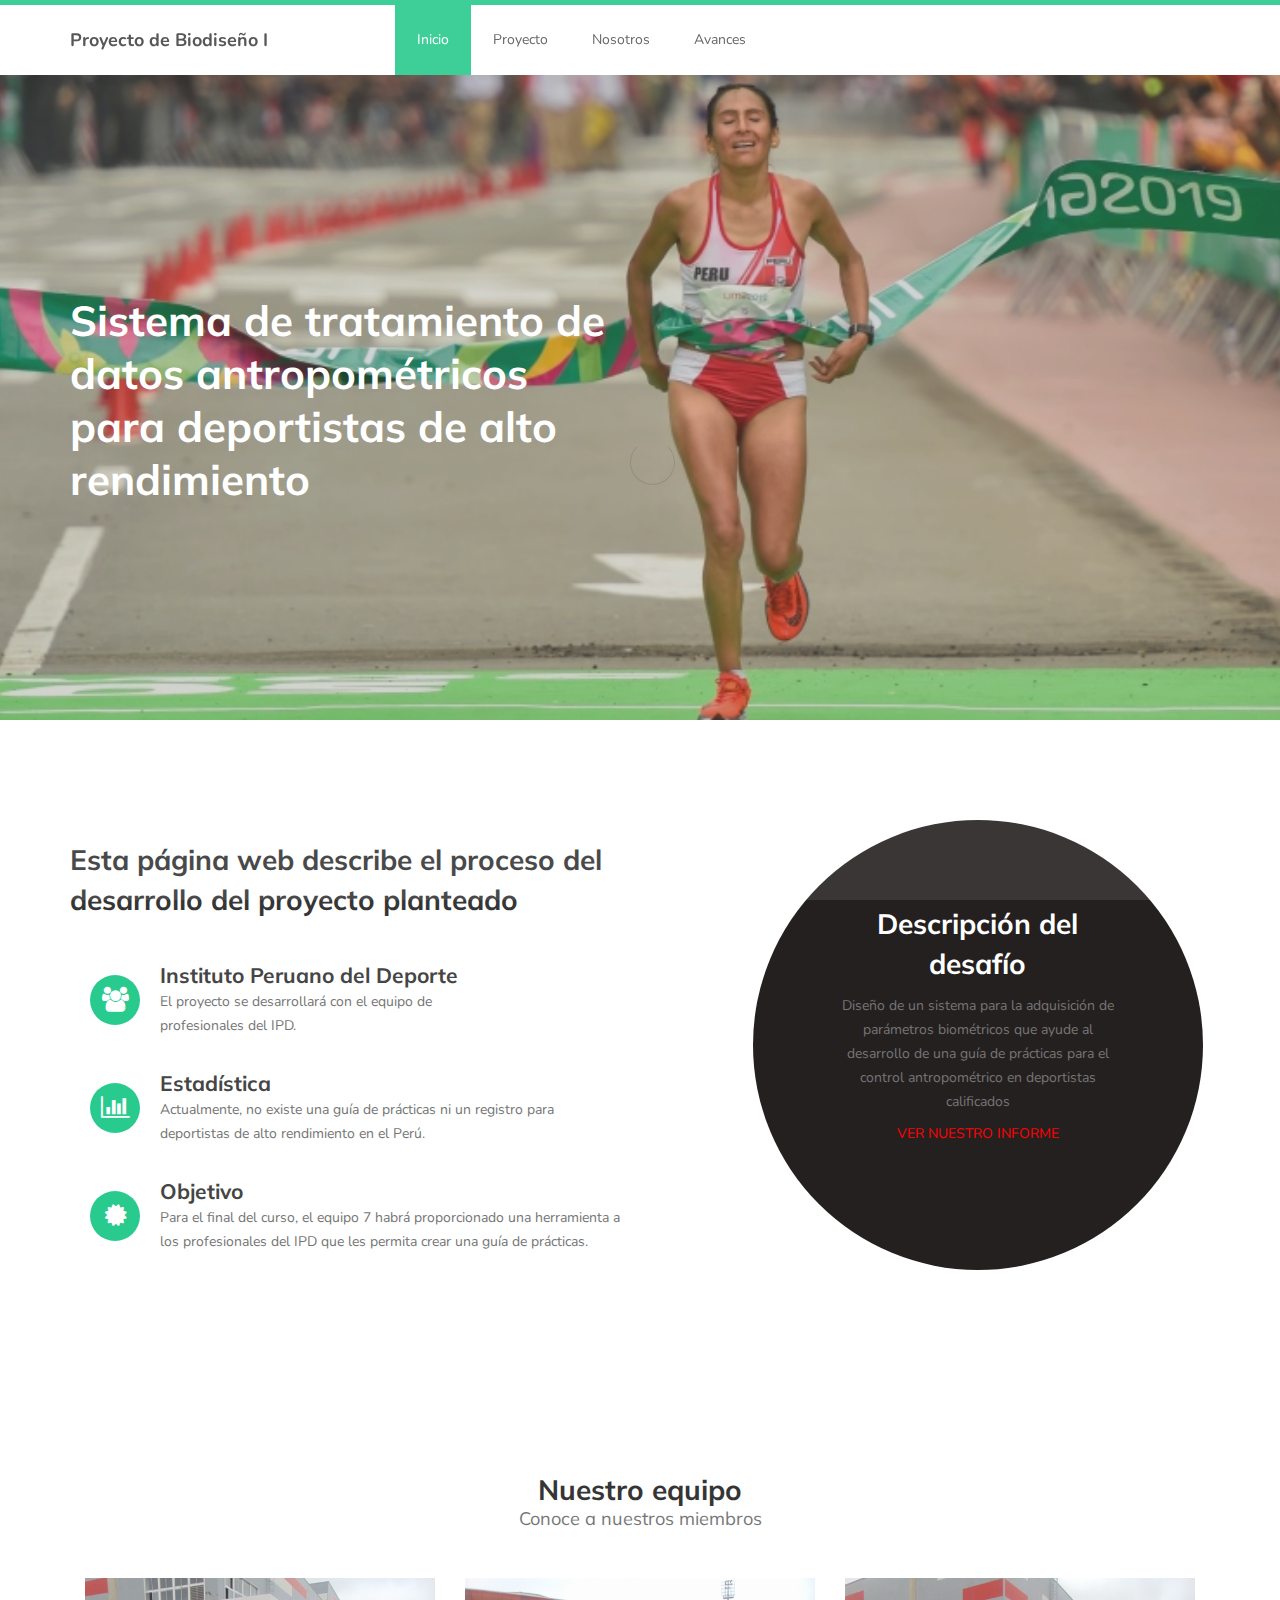
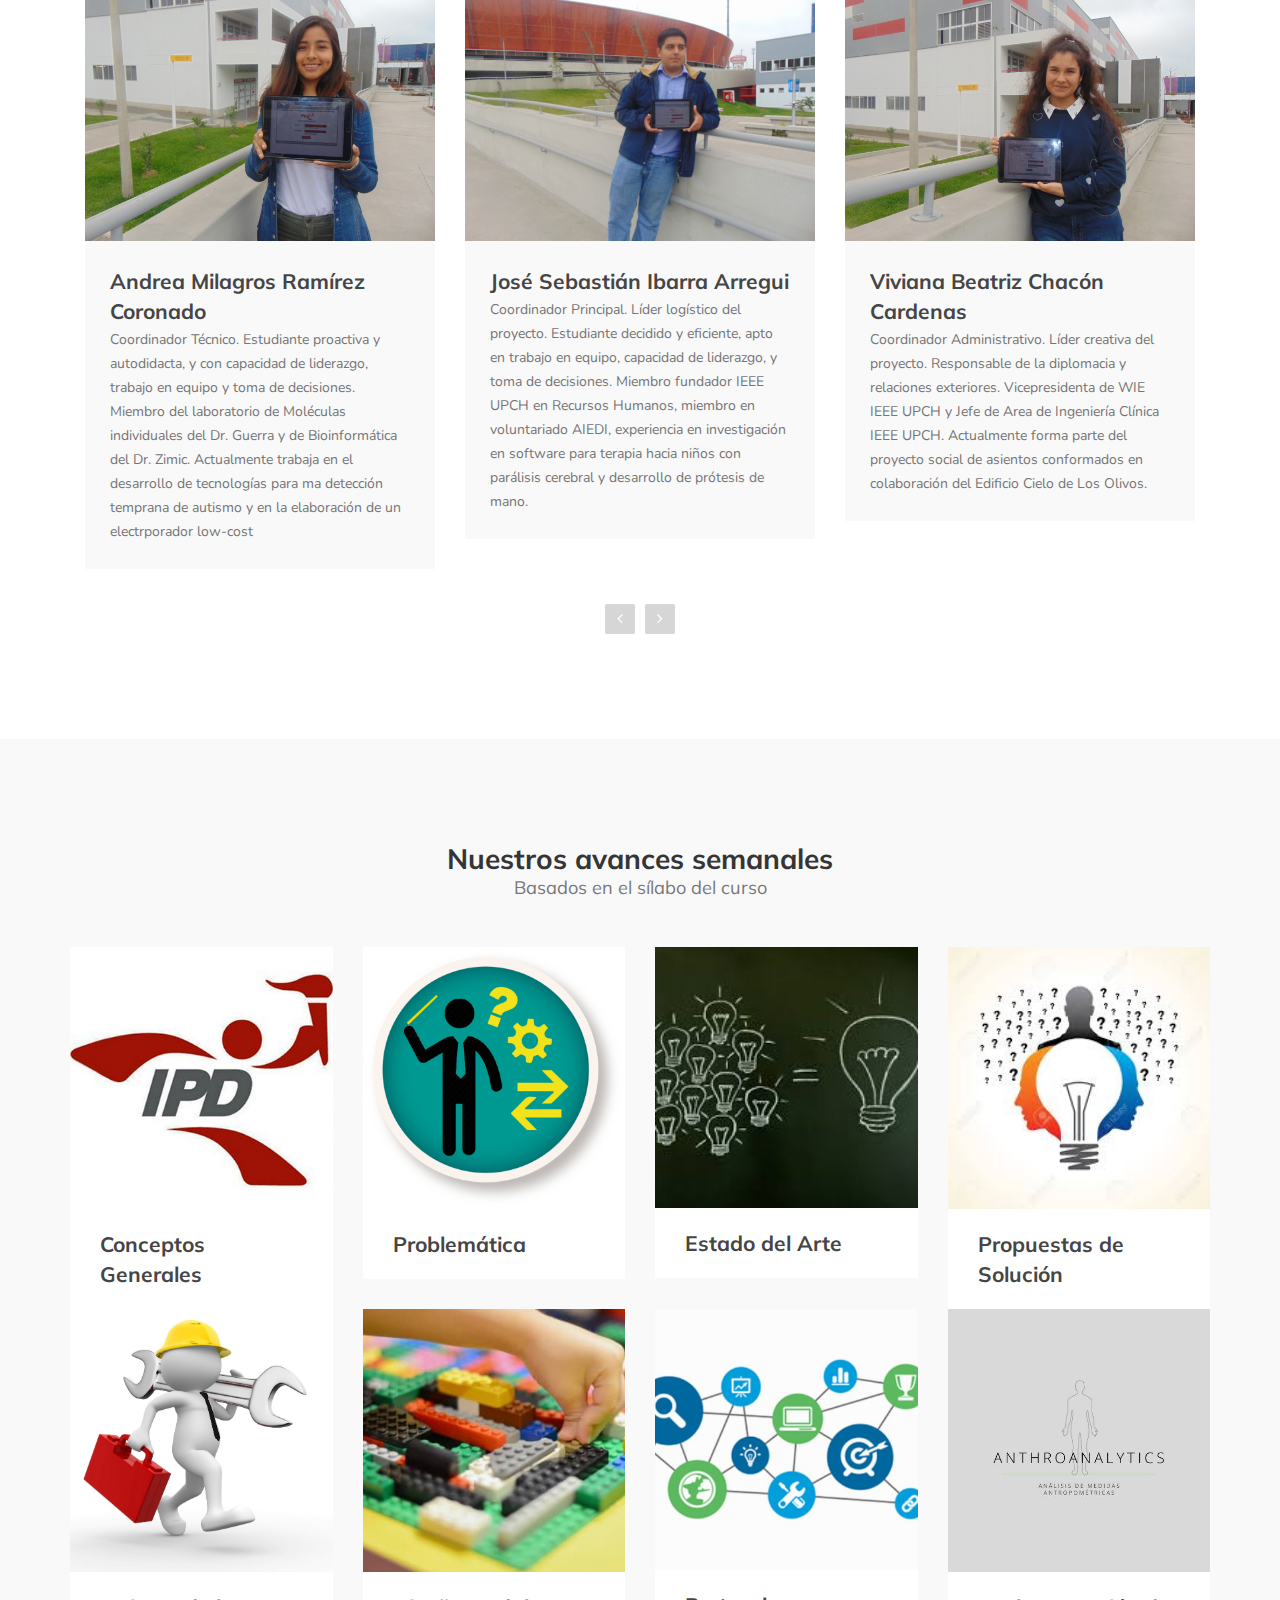
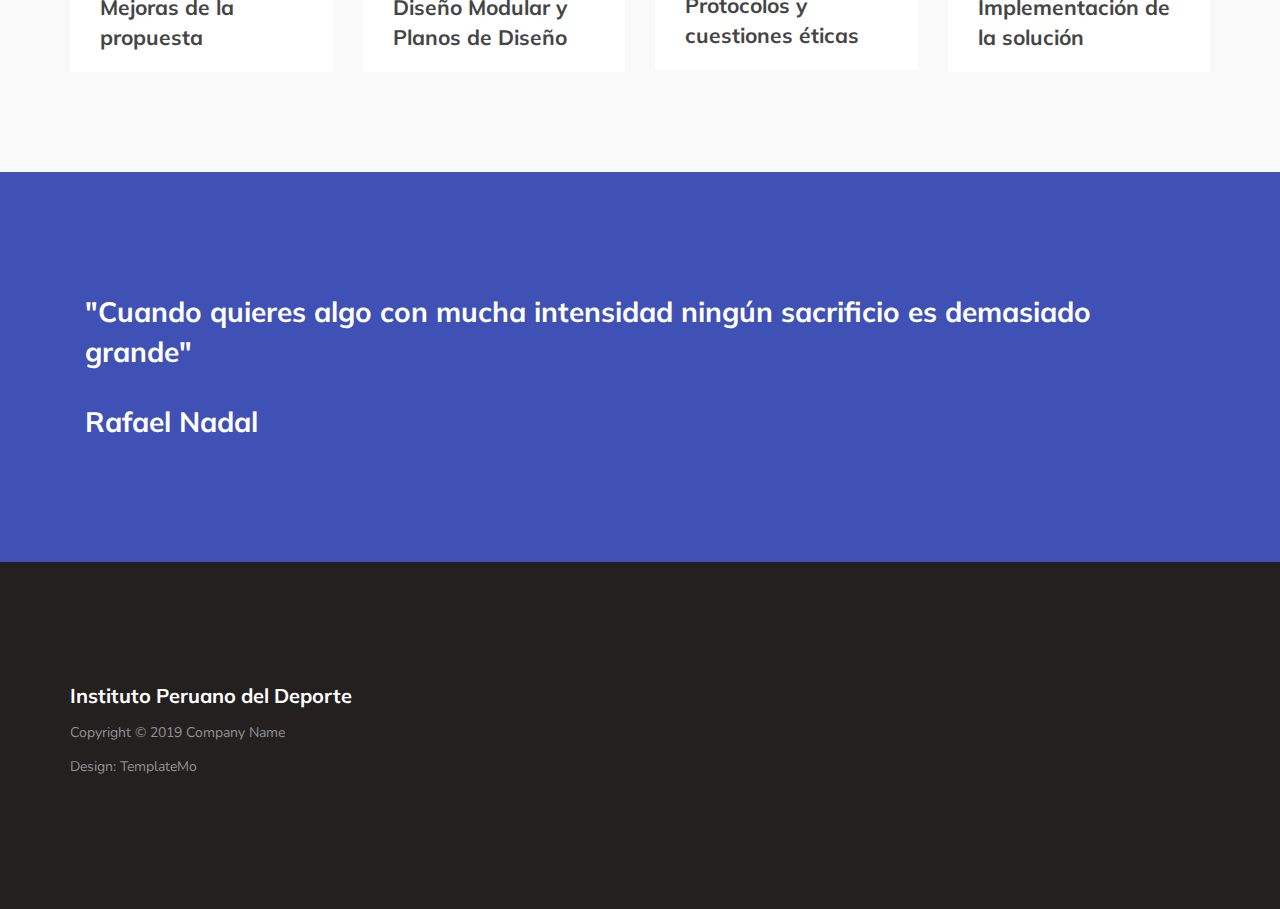
<file: index.html>
<!DOCTYPE html>
<html lang="en">
<head>

     <title>Equipo 7</title>
<!-- 
Known Template 
https://templatemo.com/tm-516-known
-->
     <meta charset="UTF-8">
     <meta http-equiv="X-UA-Compatible" content="IE=Edge">
     <meta name="description" content="">
     <meta name="keywords" content="">
     <meta name="author" content="">
     <meta name="viewport" content="width=device-width, initial-scale=1, maximum-scale=1">

     <link rel="stylesheet" href="css/bootstrap.min.css">
     <link rel="stylesheet" href="css/font-awesome.min.css">
     <link rel="stylesheet" href="css/owl.carousel.css">
     <link rel="stylesheet" href="css/owl.theme.default.min.css">

     <!-- MAIN CSS -->
     <link rel="stylesheet" href="css/templatemo-style.css">

</head>
<body id="top" data-spy="scroll" data-target=".navbar-collapse" data-offset="50">

     <!-- PRE LOADER -->
     <section class="preloader">
          <div class="spinner">

               <span class="spinner-rotate"></span>
               
          </div>
     </section>


     <!-- MENU -->
     <section class="navbar custom-navbar navbar-fixed-top" role="navigation">
          <div class="container">

               <div class="navbar-header">
                    <button class="navbar-toggle" data-toggle="collapse" data-target=".navbar-collapse">
                         <span class="icon icon-bar"></span>
                         <span class="icon icon-bar"></span>
                         <span class="icon icon-bar"></span>
                    </button>

                    <!-- lOGO TEXT HERE -->
                    <a href="#" class="navbar-brand">Proyecto de Biodiseño I</a>
               </div>

               <!-- MENU LINKS -->
               <div class="collapse navbar-collapse">
                    <ul class="nav navbar-nav navbar-nav-first">
                         <li><a href="#top" class="smoothScroll">Inicio</a></li>
                         <li><a href="#about" class="smoothScroll">Proyecto</a></li>
                         <li><a href="#courses" class="smoothScroll">Nosotros</a></li>
                         <li><a href="#team" class="smoothScroll">Avances</a></li>
                         
                    </ul>

               </div>

          </div>
     </section>


     <!-- HOME -->
     <section id="home">
          <div class="row">

                    <div class="owl-carousel owl-theme home-slider">
                         <div class="item item-first">
                              <div class="caption">
                                   <div class="container">
                                        <div class="col-md-6 col-sm-12">
                                             <h1>Sistema de tratamiento de datos antropométricos para deportistas de alto rendimiento</h1>
                                        </div>
                                   </div>
                              </div>
                         </div>

                         <div class="item item-second">
                              <div class="caption">
                                   <div class="container">
                                        <div class="col-md-6 col-sm-12">
                                             <h1>AntroAnalytics</h1>
                                        </div>
                                   </div>
                              </div>
                         </div>

                         <div class="item item-third">
                              <div class="caption">
                                   <div class="container">
                                        <div class="col-md-6 col-sm-12">
                                             <h1>Sistema de tratamiento de datos antropométricos para deportistas de alto rendimiento</h1>
                                        </div>
                                   </div>
                              </div>
                         </div>
                    </div>
          </div>
     </section>

     

     <!-- ABOUT -->
     <section id="about">
          <div class="container">
               <div class="row">

                    <div class="col-md-6 col-sm-12">
                         <div class="about-info">
                              <h2>Esta página web describe el proceso del desarrollo del proyecto planteado</h2>

                              <figure>
                                   <span><i class="fa fa-users"></i></span>
                                   <figcaption>
                                        <h3>Instituto Peruano del Deporte</h3>
                                        <p>El proyecto se desarrollará con el equipo de profesionales del IPD.</p>
                                   </figcaption>
                              </figure>
                            
                              <figure>
                                   <span><i class="fa fa-bar-chart-o"></i></span>
                                   <figcaption>
                                        <h3>Estadística</h3>
                                        <p>Actualmente, no existe una guía de prácticas ni un registro para deportistas de alto rendimiento en el Perú.</p>
                                   </figcaption>
                              </figure>
                              
                              <figure>
                                   <span><i class="fa fa-certificate"></i></span>
                                   <figcaption>
                                        <h3>Objetivo</h3>
                                        <p>Para el final del curso, el equipo 7 habrá proporcionado una herramienta a los profesionales del IPD que les permita crear una guía de prácticas.</p>
                                   </figcaption>
                              </figure>

                         </div>
                    </div>

                    <div class="col-md-offset-1 col-md-4 col-sm-12">
                         <div class="entry-form">
                              <form action="#" method="post">
                                   <h2>Descripción del desafío</h2>
                                   <p> Diseño de un sistema para la adquisición de parámetros biométricos que ayude al desarrollo de una guía de prácticas para el control antropométrico en deportistas calificados</p>
                                 
                                  <a href="https://docs.google.com/document/d/1jLv8sLGpmQIvK5rQ-Yla8hJ7ZEH5IvhnPrN7uCD2hvc/edit?usp=sharing" style="color:red">VER NUESTRO INFORME</a>
                           
                           </form>
                         </div>
                    </div>

               </div>
          </div>
     </section>

 <!-- Courses -->
     <section id="courses">
          <div class="container">
               <div class="row">

                    <div class="col-md-12 col-sm-12">
                         <div class="section-title">
                              <h2>Nuestro equipo  <small> Conoce a nuestros miembros</small></h2>
                         </div>

                         <div class="owl-carousel owl-theme owl-courses">
                              <div class="col-md-4 col-sm-4">
                                   <div class="item">
                                        <div class="courses-thumb">
                                             <div class="courses-top">
                                                  <div class="courses-image">
                                                       <img src="images/FOTO ANDRE.jpeg" class="img-responsive" alt="">
                                                  </div>
                                                 
                                             </div>

                                             <div class="courses-detail">
                                                  <h3>Andrea Milagros Ramírez Coronado</a></h3>
                                                  <p>Coordinador Técnico. Estudiante proactiva y autodidacta, y con capacidad de liderazgo, trabajo en equipo y toma de decisiones. Miembro del laboratorio de Moléculas individuales del Dr. Guerra y de Bioinformática del Dr. Zimic. Actualmente trabaja en el desarrollo de tecnologías para ma detección temprana de autismo y en la elaboración de un electrporador low-cost</p>
                                             </div>

                                        </div>
                                   </div>
                              </div>

                              <div class="col-md-4 col-sm-4">
                                   <div class="item">
                                        <div class="courses-thumb">
                                             <div class="courses-top">
                                                  <div class="courses-image">
                                                       <img src="images/FOTO SEBAS.jpeg" class="img-responsive" alt="">
                                                  </div>
                                                  
                                             </div>

                                             <div class="courses-detail">
                                                  <h3>José Sebastián Ibarra Arregui</a></h3>
                                                  <p>Coordinador Principal. Líder logístico del proyecto. Estudiante decidido y eficiente, apto en trabajo en equipo, capacidad de liderazgo, y toma de decisiones. Miembro fundador IEEE UPCH en Recursos Humanos, miembro en voluntariado AIEDI, experiencia en investigación en software para terapia hacia niños con parálisis cerebral y desarrollo de prótesis de mano.</p>
                                             </div>

                                        </div>
                                   </div>
                              </div>

                              <div class="col-md-4 col-sm-4">
                                   <div class="item">
                                        <div class="courses-thumb">
                                             <div class="courses-top">
                                                  <div class="courses-image">
                                                       <img src="images/FOTO VIVI.jpeg" class="img-responsive" alt="">
                                                  </div>
                                             </div>

                                             <div class="courses-detail">
                                                  <h3>Viviana Beatriz Chacón Cardenas</a></h3>
                                                  <p>Coordinador Administrativo. Líder creativa del proyecto. Responsable de la diplomacia y relaciones exteriores. Vicepresidenta de WIE IEEE UPCH y Jefe de Area de Ingeniería Clínica IEEE UPCH. Actualmente forma parte del proyecto social de asientos conformados en colaboración del Edificio Cielo de Los Olivos.</p>
                                             </div>

                                             
                                        </div>
                                   </div>
                              </div>

                              <div class="col-md-4 col-sm-4">
                                   <div class="item">
                                        <div class="courses-thumb">
                                             <div class="courses-top">
                                                  <div class="courses-image">
                                                       <img src="images/FOTO ABIEL.jpeg" class="img-responsive" alt="">
                                                  </div>                                                 
                                             </div>

                                             <div class="courses-detail">
                                                  <h3>Abiel Fernando Camacho Arbieto</a></h3>
                                                  <p>Coordinador de Software. Alumno de ingeniería biomédica autodidacta y proactivo con vocación en la solución de problemas en el ámbito de la salud. Con enfoque en el área de Ingeniería de tejidos y materiales como principal enfoque.</p>
                                             </div>
                                        </div>
                                   </div>
                              </div>

                              <div class="col-md-4 col-sm-4">
                                   <div class="item">
                                        <div class="courses-thumb">
                                             <div class="courses-top">
                                                  <div class="courses-image">
                                                       <img src="images/FOTO PIERI.jpeg" class="img-responsive" alt="">
                                                  </div>                                                  
                                             </div>

                                             <div class="courses-detail">
                                                  <h3>Fiorella Pierina Laura Hoyos</a></h3>
                                                  <p>Coordinador Operacional. Alumna del sexto ciclo de Ingeniería Biomédica.  Miembro del grupo de Biomecánica y Rehabilitación de la EMBS-IEEE. Creativa y eficiente. Gran interés en desarrollar tecnologías innovadoras que permitan la independencia de las personas discapacitadas. </p>
                                             </div>                 
                                        </div>
                                   </div>
                              </div>
                         </div>
                    </div>
               </div>
     </section>    
     
          <!-- TEAM -->
     <section id="team">
          <div class="container">
               <div class="row">

                    <div class="col-md-12 col-sm-12">
                         <div class="section-title">
                              <h2>Nuestros avances semanales <small>Basados en el sílabo del curso</small></h2>
                         </div>
                    </div>                                            
                                                         
                    <div class="col-md-3 col-sm-6">
                         <div class="team-thumb">
                              <div class="team-image">
                                   <img src="images/ipd.png" class="img-responsive" alt="">
                              </div>
                              <div class="team-info">
                                   <h3><a href="semana1.html">Conceptos Generales</a></h3>
                                   <span></span>
                              </div>
                         </div>
                    </div>

                   <div class="col-md-3 col-sm-6">
                         <div class="team-thumb">
                              <div class="team-image">
                                   <img src="images/problematica.jpg" class="img-responsive" alt="">
                              </div>
                              
                              <div class="team-info">
                                   <h3><a href="semana2.html">Problemática</a></h3>
                                   <span></span>
                              </div>                              
                         </div>
                    </div>
                        <div class="col-md-3 col-sm-6">
                         <div class="team-thumb">
                              <div class="team-image">
                                   <img src="images/estadoarte.jpg" class="img-responsive" alt="">
                              </div>
                              <div class="team-info">
                                   <h3><a href="estadoarte.html">Estado del Arte</a></h3>
                                   <span></span>
                              </div>                              
                         </div>
                    </div>

                        
                     <div class="col-md-3 col-sm-6">
                         <div class="team-thumb">
                              <div class="team-image">
                                   <img src="images/solucion.jpg" class="img-responsive" alt="">
                              </div>
                              <div class="team-info">
                                   <h3><a href="semana3.html">Propuestas de Solución</a></h3>
                                   <span></span>
                              </div>                              
                         </div>
                    </div>

                    <div class="col-md-3 col-sm-6">
                         <div class="team-thumb">
                              <div class="team-image">
                                   <img src="images/mejoras.jpeg" class="img-responsive" alt="">
                              </div>
                              <div class="team-info">
                                   <h3><a href="semana4.html">Mejoras de la propuesta</a></h3>
                                   <span></span>
                              </div>                              
                         </div>
                    </div>
                    
                   <div class="col-md-3 col-sm-6">
                         <div class="team-thumb">
                              <div class="team-image">
                                   <img src="images/modular.jpg" class="img-responsive" alt="">
                              </div>
                              <div class="team-info">
                                   <h3><a href="semana5.html">Diseño Modular y Planos de Diseño</a></h3>
                                   <span></span>
                              </div>                              
                         </div>
                    </div>
                        
                    
                   <div class="col-md-3 col-sm-6">
                         <div class="team-thumb">
                              <div class="team-image">
                                   <img src="images/implementacion1.jpg" class="img-responsive" alt="">
                              </div>
                              <div class="team-info">
                                   <h3><a href="semana6.html">Protocolos y cuestiones éticas</a></h3>
                                   <span></span>
                              </div>                              
                         </div>
                    </div>
                    
                    <div class="col-md-3 col-sm-6">
                         <div class="team-thumb">
                              <div class="team-image">
                                   <img src="images/LOGO.jpeg" class="img-responsive" alt="">
                              </div>
                              <div class="team-info">
                                   <h3><a href="semana7.html">Implementación de la solución</a></h3>
                                   <span></span>
                              </div>                              
                         </div>
                    </div>

               </div>
          </div>
     </section>
                         
     
     
      <!-- CONTACT -->
     <section id="contact">
          <div class="container">
               <div class="row">
                    <div class="container">
                        <div class="col-md-12 col-sm-12">
                              <h2>"Cuando quieres algo con mucha intensidad ningún sacrificio es demasiado grande"</h2>
                              <h2>Rafael Nadal</h2>  
                         </div>
                    </div>
               </div>
          </div>
     </section>      
     
          
                    
     
     <!-- FOOTER -->
     <footer id="footer">
          <div class="container">
               <div class="row">

                    <div class="col-md-4 col-sm-6">
                         <div class="footer-info">
                              <div class="section-title">
                                   <h2>Instituto Peruano del Deporte</h2>
                              </div>
                                                           
                              <div class="copyright-text"> 
                                   <p>Copyright &copy; 2019 Company Name</p>
                                   
                                   <p>Design: TemplateMo</p>
                              </div>
                         </div>
                    </div>

                    <div class="col-md-4 col-sm-6">
                         <div class="footer-info">
                                                       
                              <div class="footer_menu">
                                   
                              </div>
                         </div>
                    </div>
                                    
               </div>
          </div>
     </footer>


     <!-- SCRIPTS -->
     <script src="js/jquery.js"></script>
     <script src="js/bootstrap.min.js"></script>
     <script src="js/owl.carousel.min.js"></script>
     <script src="js/smoothscroll.js"></script>
     <script src="js/custom.js"></script>

</body>
</html>
</file>
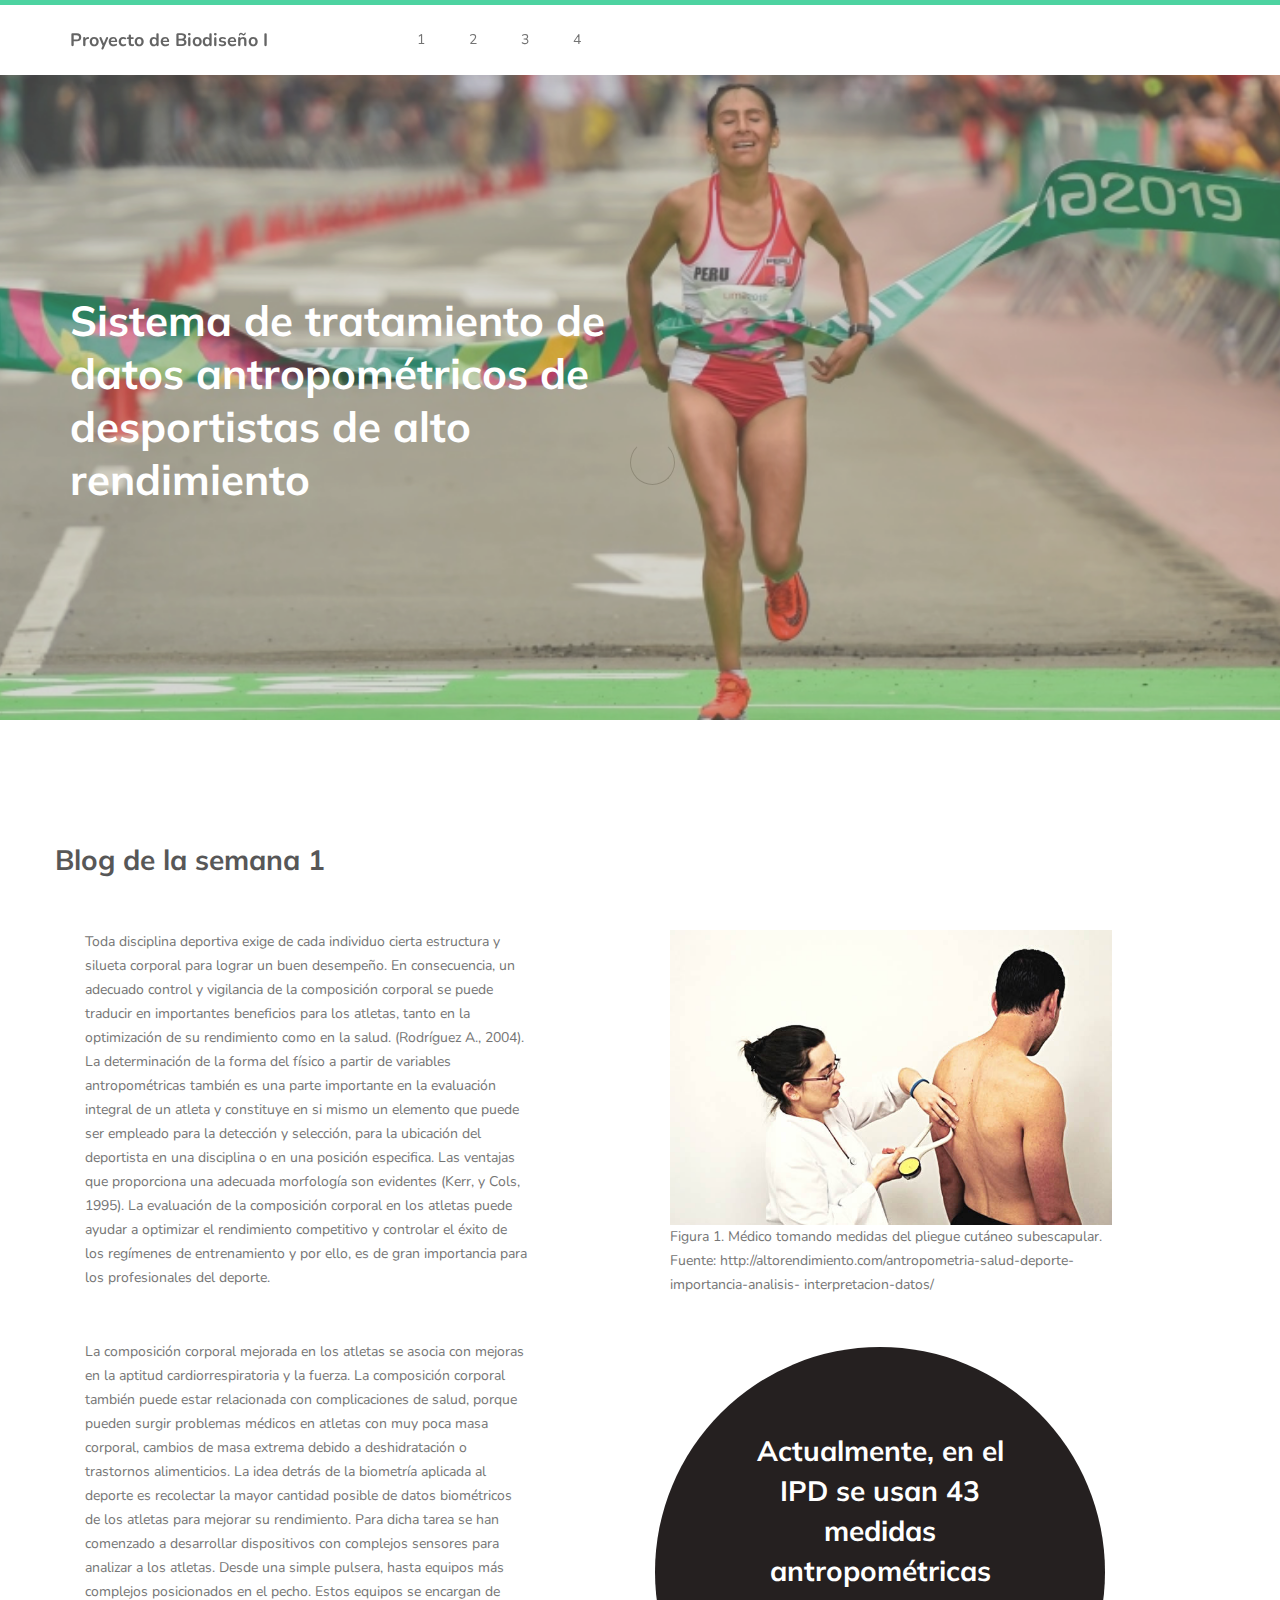
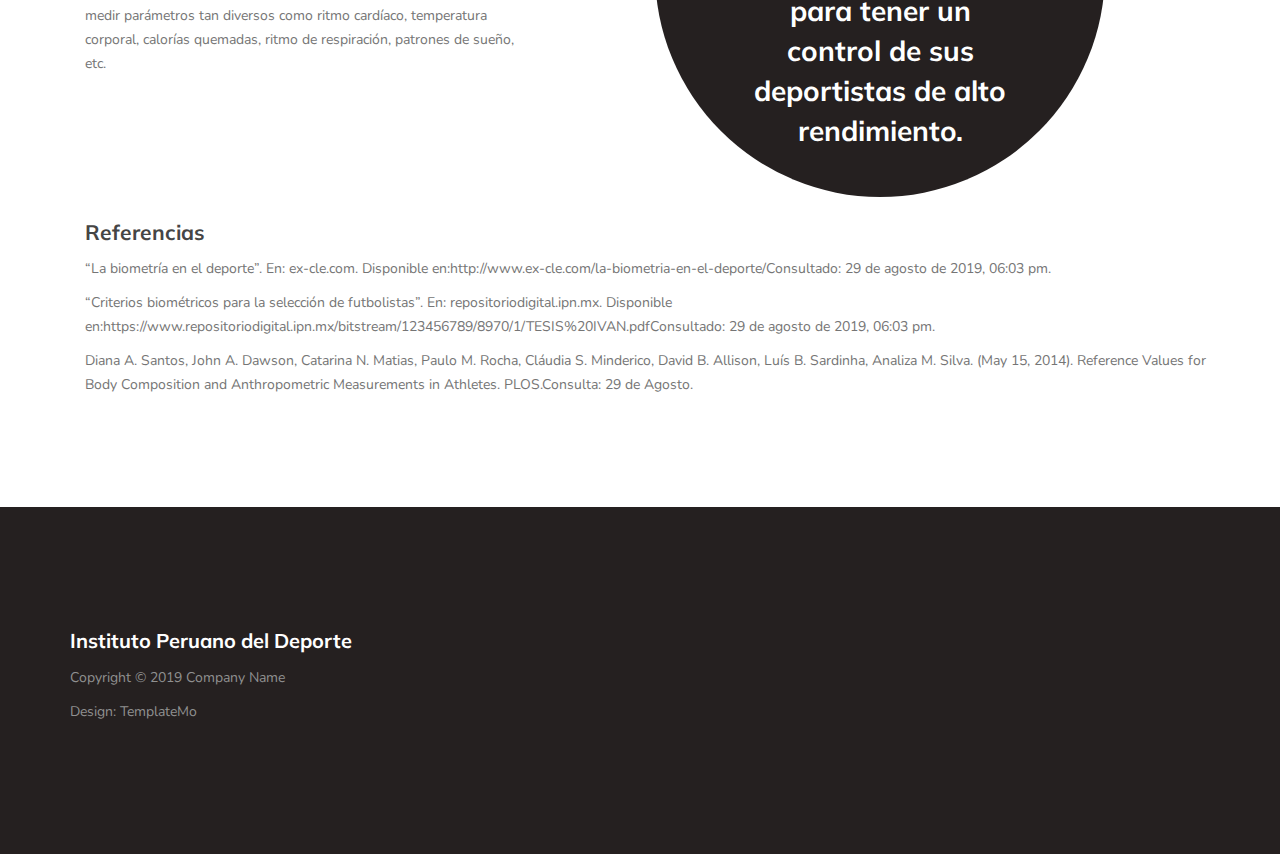
<file: blog1.html>
<title>Equipo 7</title>
<!-- 
Known Template 
https://templatemo.com/tm-516-known
-->
     <meta charset="UTF-8">
     <meta http-equiv="X-UA-Compatible" content="IE=Edge">
     <meta name="description" content="">
     <meta name="keywords" content="">
     <meta name="author" content="">
     <meta name="viewport" content="width=device-width, initial-scale=1, maximum-scale=1">

     <link rel="stylesheet" href="css/bootstrap.min.css">
     <link rel="stylesheet" href="css/font-awesome.min.css">
     <link rel="stylesheet" href="css/owl.carousel.css">
     <link rel="stylesheet" href="css/owl.theme.default.min.css">

     <!-- MAIN CSS -->
     <link rel="stylesheet" href="css/templatemo-style.css">

</head>
<body id="top" data-spy="scroll" data-target=".navbar-collapse" data-offset="50">

     <!-- PRE LOADER -->
     <section class="preloader">
          <div class="spinner">

               <span class="spinner-rotate"></span>
               
          </div>
     </section>


     <!-- MENU -->
     <section class="navbar custom-navbar navbar-fixed-top" role="navigation">
          <div class="container">

               <div class="navbar-header">
                    <button class="navbar-toggle" data-toggle="collapse" data-target=".navbar-collapse">
                         <span class="icon icon-bar"></span>
                         <span class="icon icon-bar"></span>
                         <span class="icon icon-bar"></span>
                    </button>

                    <!-- lOGO TEXT HERE -->
                    <a href="index.html" class="navbar-brand">Proyecto de Biodiseño I</a>
               </div>

               <!-- MENU LINKS -->
               <div class="collapse navbar-collapse">
                    <ul class="nav navbar-nav navbar-nav-first">
                         <li><a href="blog1.html" class="smoothScroll">1</a></li>
                         <li><a href="blog2.html" class="smoothScroll">2</a></li>
                         <li><a href="blog2.html" class="smoothScroll">3</a></li>
                         <li><a href="blog2.html" class="smoothScroll">4</a></li>
                         
                    </ul>

               </div>

          </div>
     </section>


<!-- HOME -->
     <section id="home">
          <div class="row">

                    <div class="owl-carousel owl-theme home-slider">
                         <div class="item item-first">
                              <div class="caption">
                                   <div class="container">
                                        <div class="col-md-6 col-sm-12">
                                             <h1>Sistema de tratamiento de datos antropométricos de desportistas de alto rendimiento</h1>
                                        </div>
                                   </div>
                              </div>
                         </div>

                         <div class="item item-second">
                              <div class="caption">
                                   <div class="container">
                                        <div class="col-md-6 col-sm-12">
                                             <h1>Sistema de tratamiento de datos antropométricos de desportistas de alto rendimiento</h1>
                                        </div>
                                   </div>
                              </div>
                         </div>

                         <div class="item item-third">
                              <div class="caption">
                                   <div class="container">
                                        <div class="col-md-6 col-sm-12">
                                             <h1>Sistema de tratamiento de datos antropométricos de desportistas de alto rendimiento</h1>
                                        </div>
                                   </div>
                              </div>
                         </div>
                    </div>
          </div>
     </section>

     


     


     <!-- ABOUT -->
     <section id="about">
          <div class="container">
               <div class="row">
                    <h2>Blog de la semana 1</h2>
                    <h2></h2>
                    <div class="col-md-5 col-sm-12">
                         <div class="about-info">
                                                            
                              <figure>                                  
                                   <figcaption>
                                         <p>Toda disciplina deportiva exige de cada individuo cierta estructura y silueta
                                           corporal para lograr un buen desempeño. En consecuencia, un adecuado control y
                                             vigilancia de la composición corporal se puede traducir en importantes beneficios
                                             para los atletas, tanto en la optimización de su rendimiento como en la salud.
                                             (Rodríguez A., 2004). La determinación de la forma del físico a partir de
                                             variables antropométricas también es una parte importante en la evaluación integral
                                             de un atleta y constituye en si mismo un elemento que puede ser empleado para la
                                             detección y selección, para la ubicación del deportista en una disciplina o en una
                                             posición especifica. Las ventajas que proporciona una adecuada morfología son
                                             evidentes (Kerr, y Cols, 1995). La evaluación de la composición corporal en los
                                             atletas puede ayudar a optimizar el rendimiento competitivo y controlar el éxito de
                                             los regímenes de entrenamiento y por ello, es de gran importancia para los profesionales
                                             del deporte.</p>                                        
                                   </figcaption>
                              </figure>   
                                                                
                              <figure>     
                                   <figcaption>
                                        <h2></h2>
                                        <p> La composición corporal mejorada en los atletas se asocia con mejoras en la aptitud
                                        cardiorrespiratoria y la fuerza. La composición corporal también puede estar relacionada
                                        con complicaciones de salud, porque pueden surgir problemas médicos en atletas con muy
                                        poca masa corporal, cambios de masa extrema debido a deshidratación o trastornos
                                        alimenticios. La idea detrás de la biometría aplicada al deporte es recolectar la mayor                                       
                                        cantidad posible de datos biométricos de los atletas para mejorar su rendimiento. Para
                                        dicha tarea se han comenzado a desarrollar dispositivos con complejos sensores para analizar
                                        a los atletas. Desde una simple pulsera, hasta equipos más complejos posicionados en el
                                        pecho. Estos equipos se encargan de medir parámetros tan diversos como ritmo cardíaco,
                                        temperatura corporal, calorías quemadas, ritmo de respiración, patrones de sueño, etc. </p>
                                   </figcaption>                                   
                              </figure> 
                              
                         </div>
                    </div>
                    
                  
                    <div class="col-md-offset-1 col-md-5 col-sm-12">
                         <div class="about-info">                              
                              <figure>                                  
                                   <figcaption>
                                        <img src="images/doctor_medidas.jpg" class="img-responsive" alt="">  
                                        <p>Figura 1. Médico tomando medidas del pliegue cutáneo subescapular. Fuente:
                                        http://altorendimiento.com/antropometria-salud-deporte-importancia-analisis-
                                        interpretacion-datos/</p>
                                   </figcaption>
                              </figure>
                         </div>                             
                         <h2></h2>
                         <div class="entry-form">
                              <h2>Actualmente, en el IPD se usan 43 medidas antropométricas para tener un control de sus deportistas de alto rendimiento. </h2>
                         </div>
                    </div>
                    
                    <div class="col-md-12 col-sm-12">
                         <div class="about-info">
                              
                              
                              <figure>                                  
                                   <figcaption>
                                        <h3>Referencias</h3> 
                                        <p></p>
                                             <p>“La biometría en el deporte”. En: ex-cle.com. Disponible en:http://www.ex-cle.com/la-biometria-en-el-deporte/Consultado: 29 de agosto de 2019, 06:03 pm.</p>
                                             <p>“Criterios biométricos para la selección de futbolistas”. En: repositoriodigital.ipn.mx. Disponible en:https://www.repositoriodigital.ipn.mx/bitstream/123456789/8970/1/TESIS%20IVAN.pdfConsultado: 29 de agosto de 2019, 06:03 pm.</p>
                                             <p>Diana A. Santos, John A. Dawson, Catarina N. Matias, Paulo M. Rocha, Cláudia S. Minderico, David B. Allison, Luís B. Sardinha, Analiza M. Silva. (May 15, 2014). Reference Values for Body Composition and Anthropometric Measurements in Athletes. PLOS.Consulta: 29 de Agosto.</p>                                        
                                        
                                        
                                   </figcaption>
                              </figure>                                                   
                                                          
                         </div>
                    </div>
                    

               </div>
          </div>
     </section>


     

       <!-- FOOTER -->
     <footer id="footer">
          <div class="container">
               <div class="row">

                    <div class="col-md-4 col-sm-6">
                         <div class="footer-info">
                              <div class="section-title">
                                   <h2>Instituto Peruano del Deporte</h2>
                              </div>
                                                           
                              <div class="copyright-text"> 
                                   <p>Copyright &copy; 2019 Company Name</p>
                                   
                                   <p>Design: TemplateMo</p>
                              </div>
                         </div>
                    </div>

                    <div class="col-md-4 col-sm-6">
                         <div class="footer-info">
                                                       
                              <div class="footer_menu">
                                   
                              </div>
                         </div>
                    </div>
                                    
               </div>
          </div>
     </footer>

     <!-- SCRIPTS -->
     <script src="js/jquery.js"></script>
     <script src="js/bootstrap.min.js"></script>
     <script src="js/owl.carousel.min.js"></script>
     <script src="js/smoothscroll.js"></script>
     <script src="js/custom.js"></script>

</body>
</html>
</file>
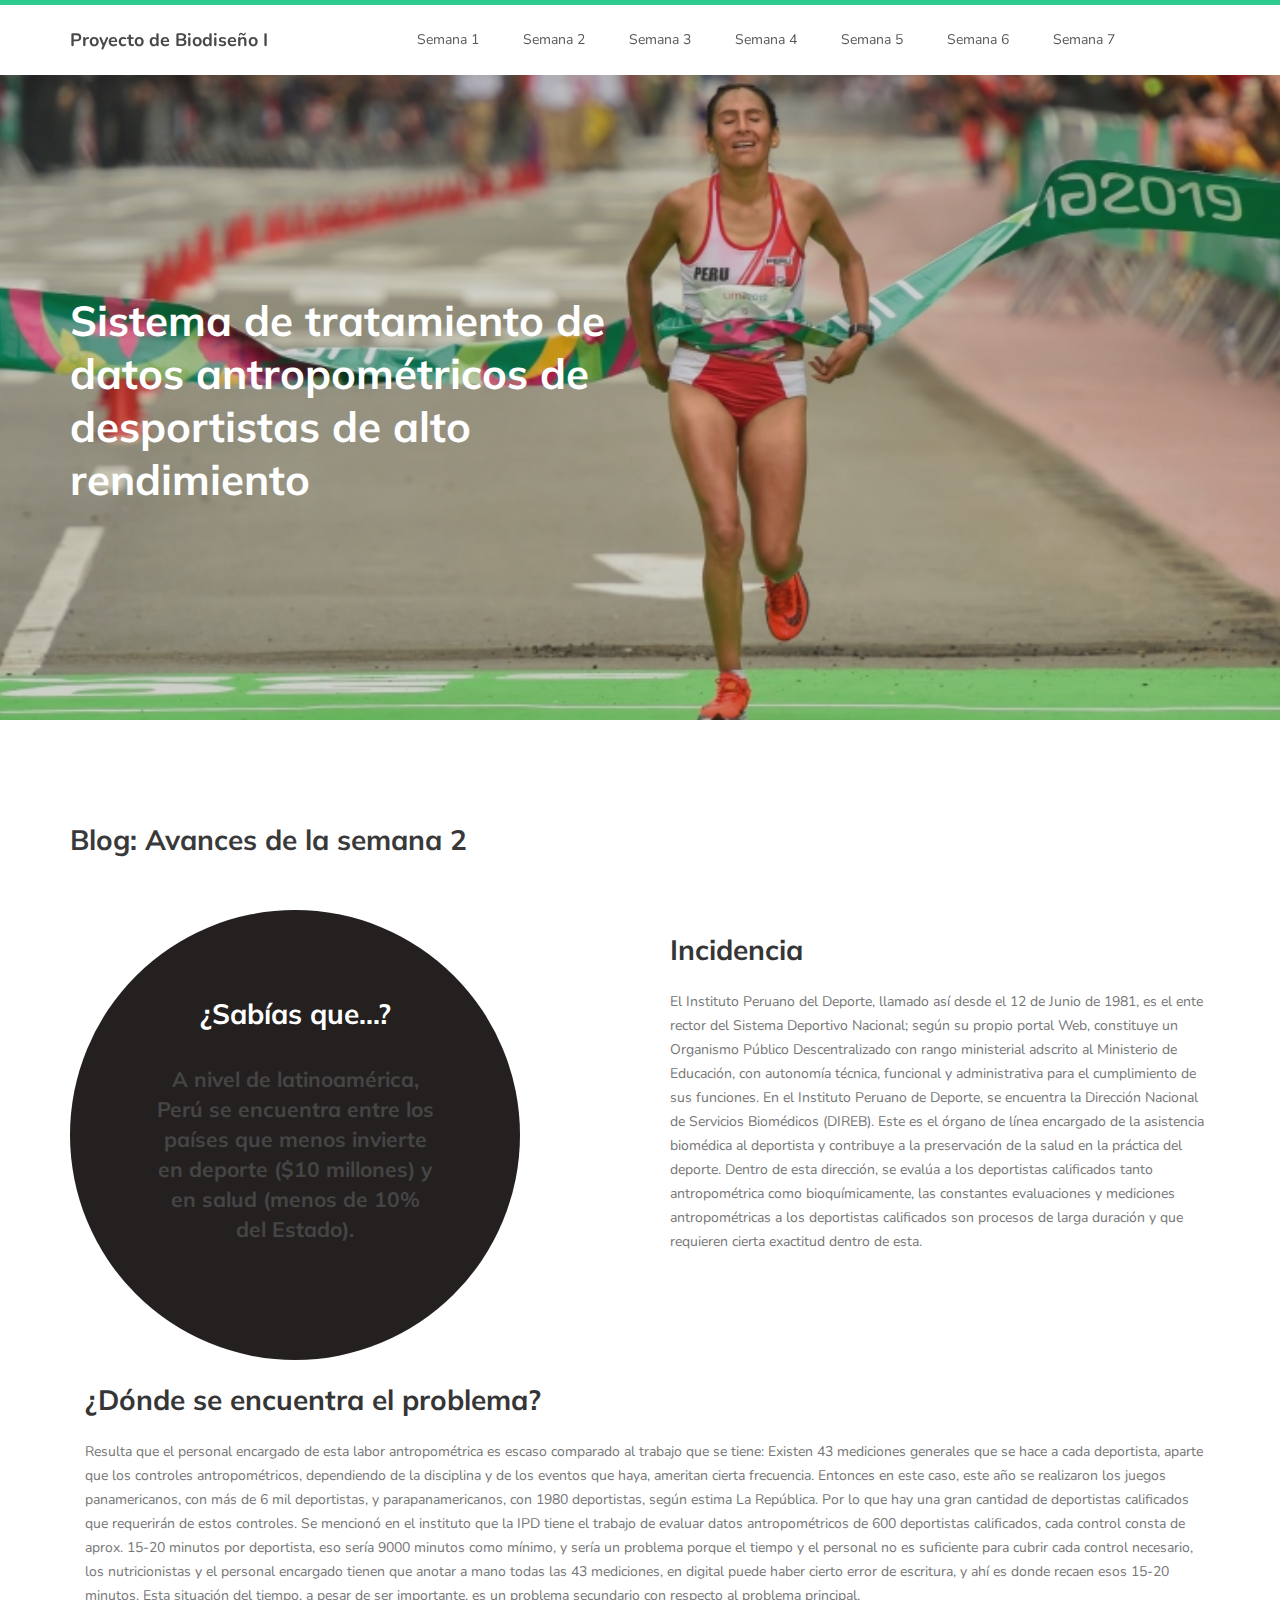
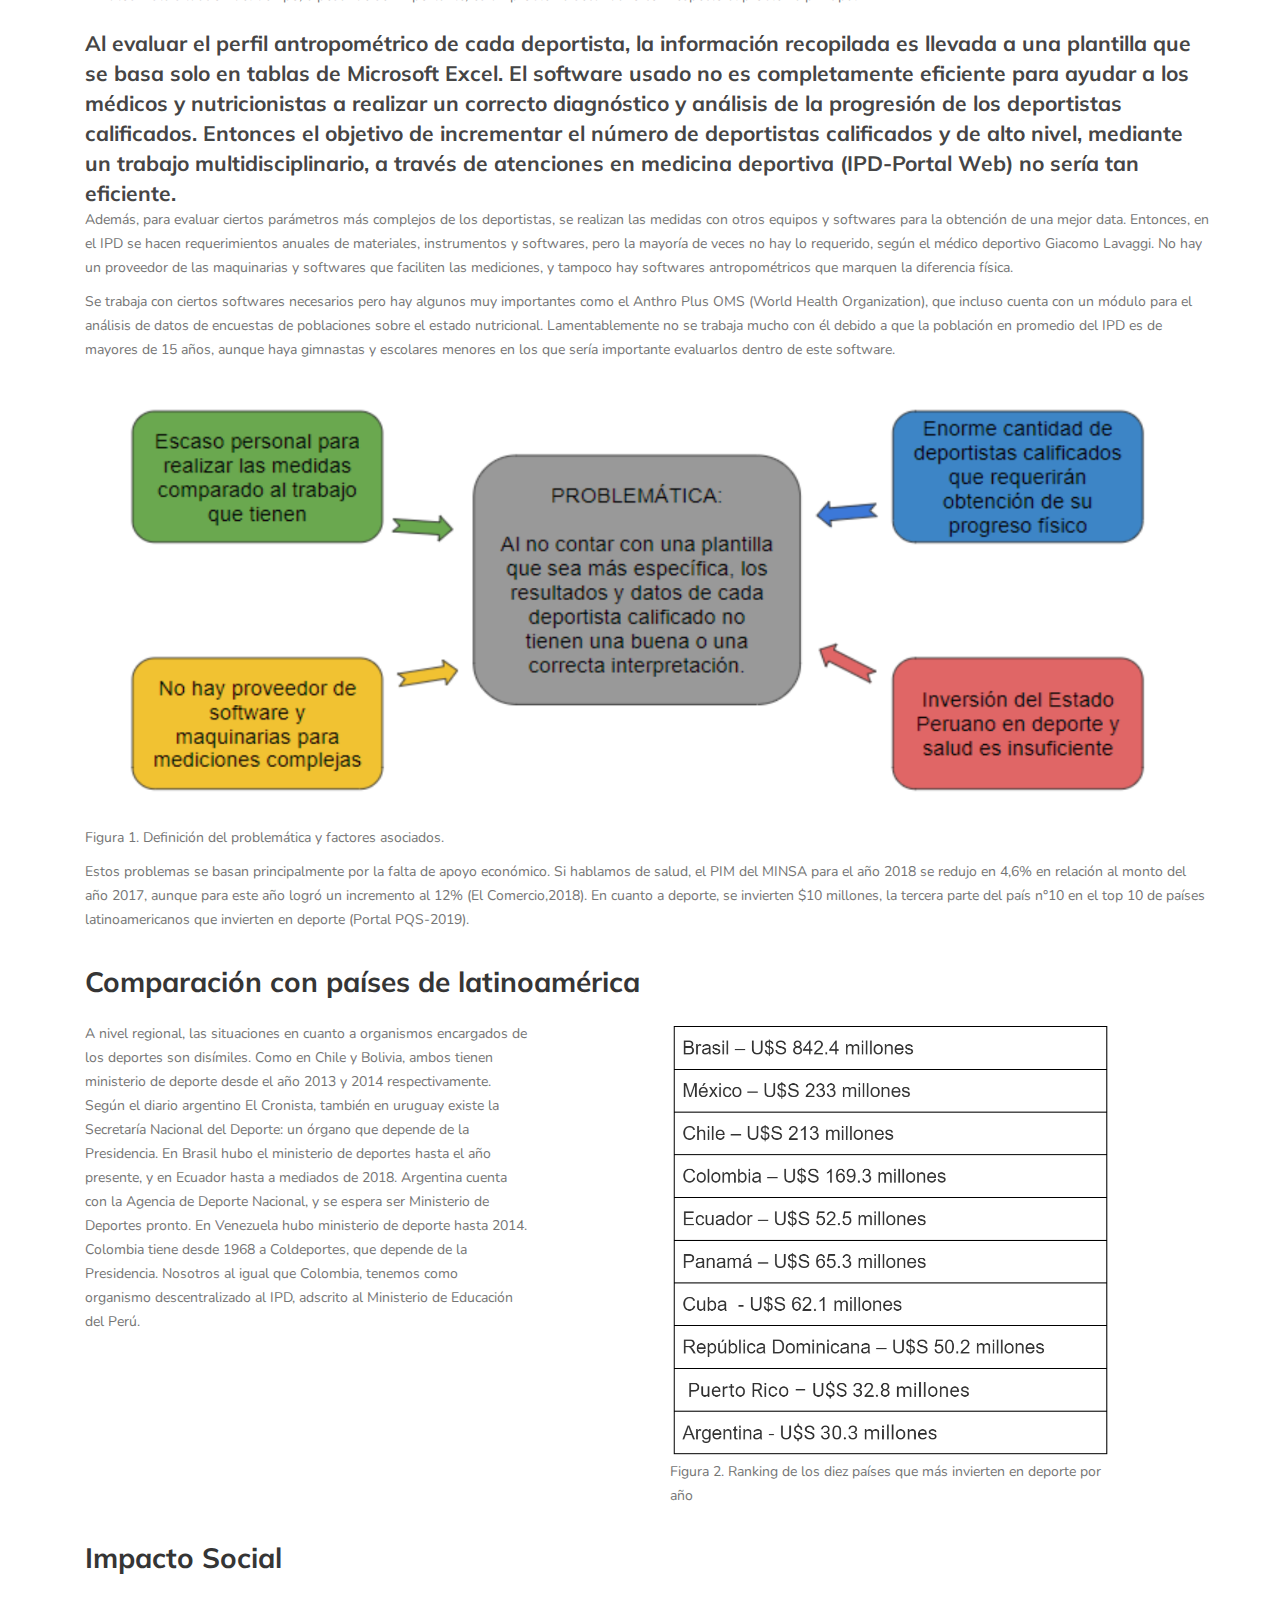
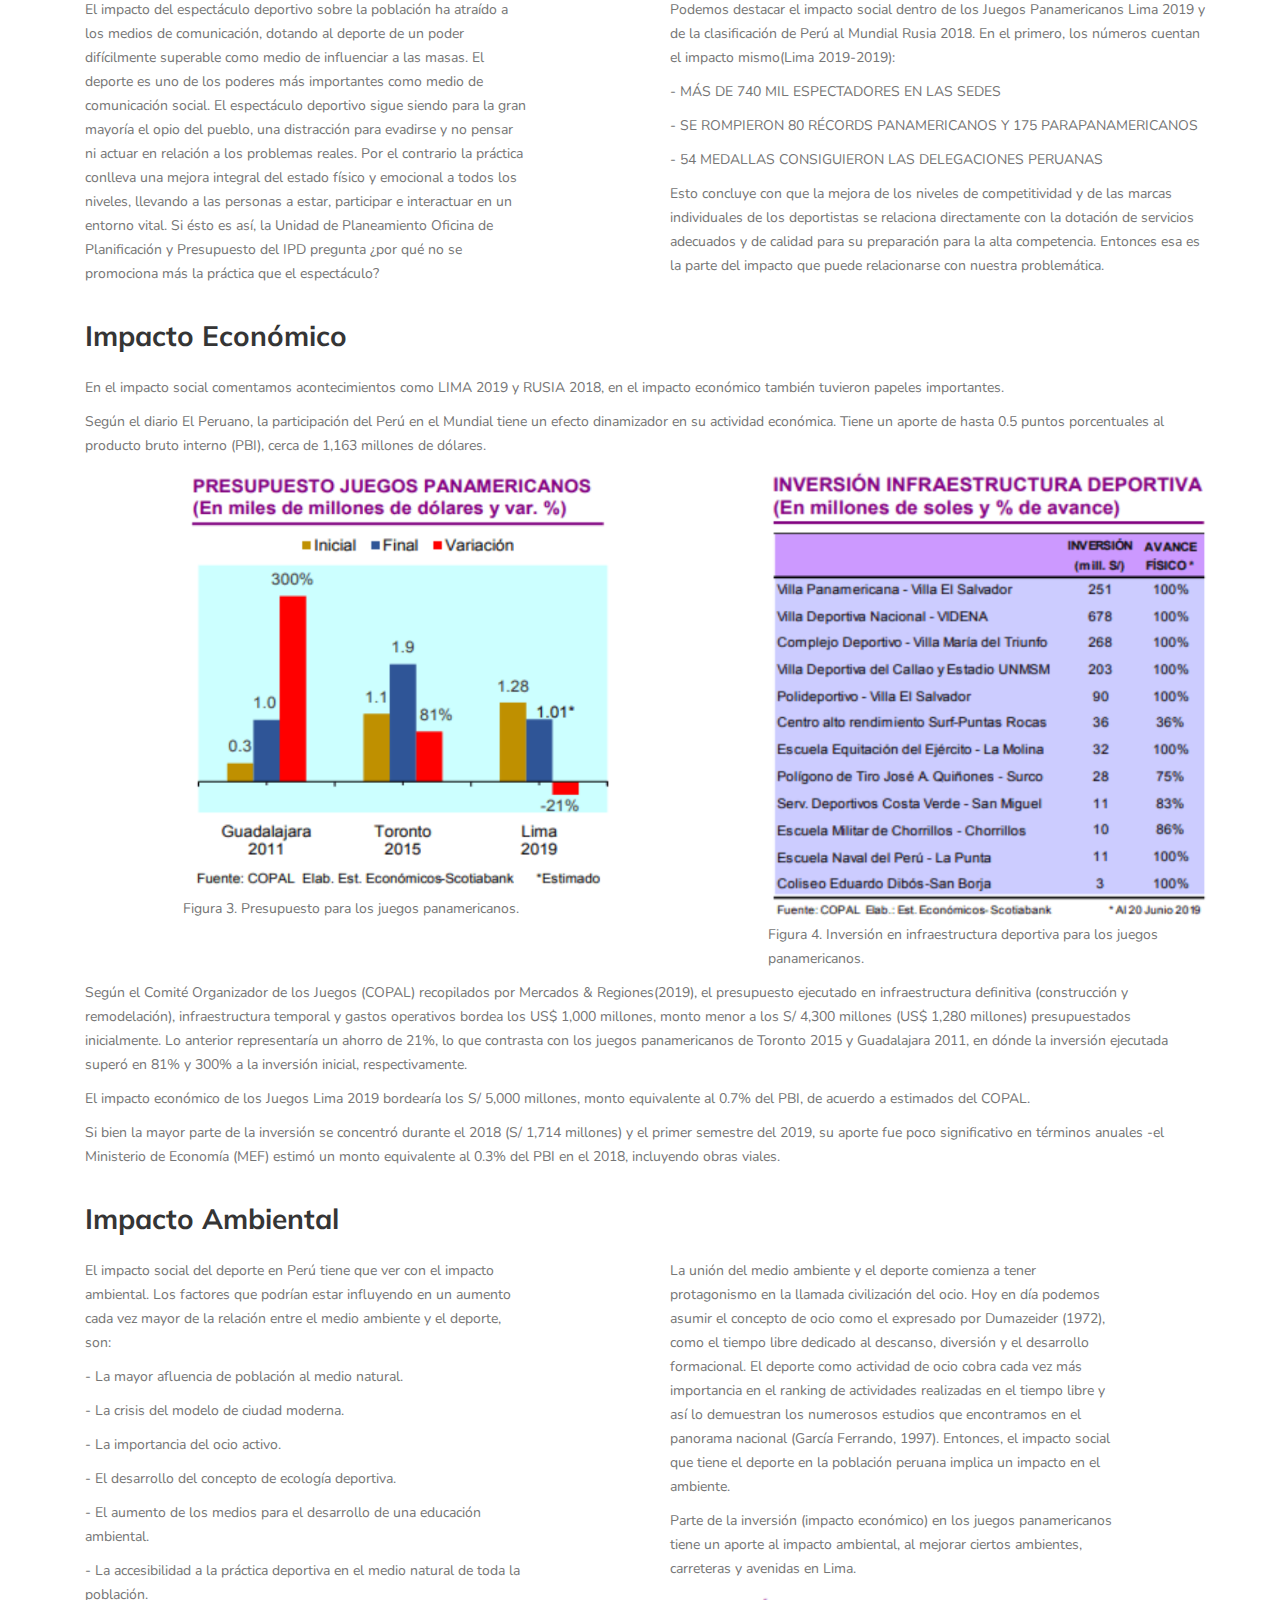
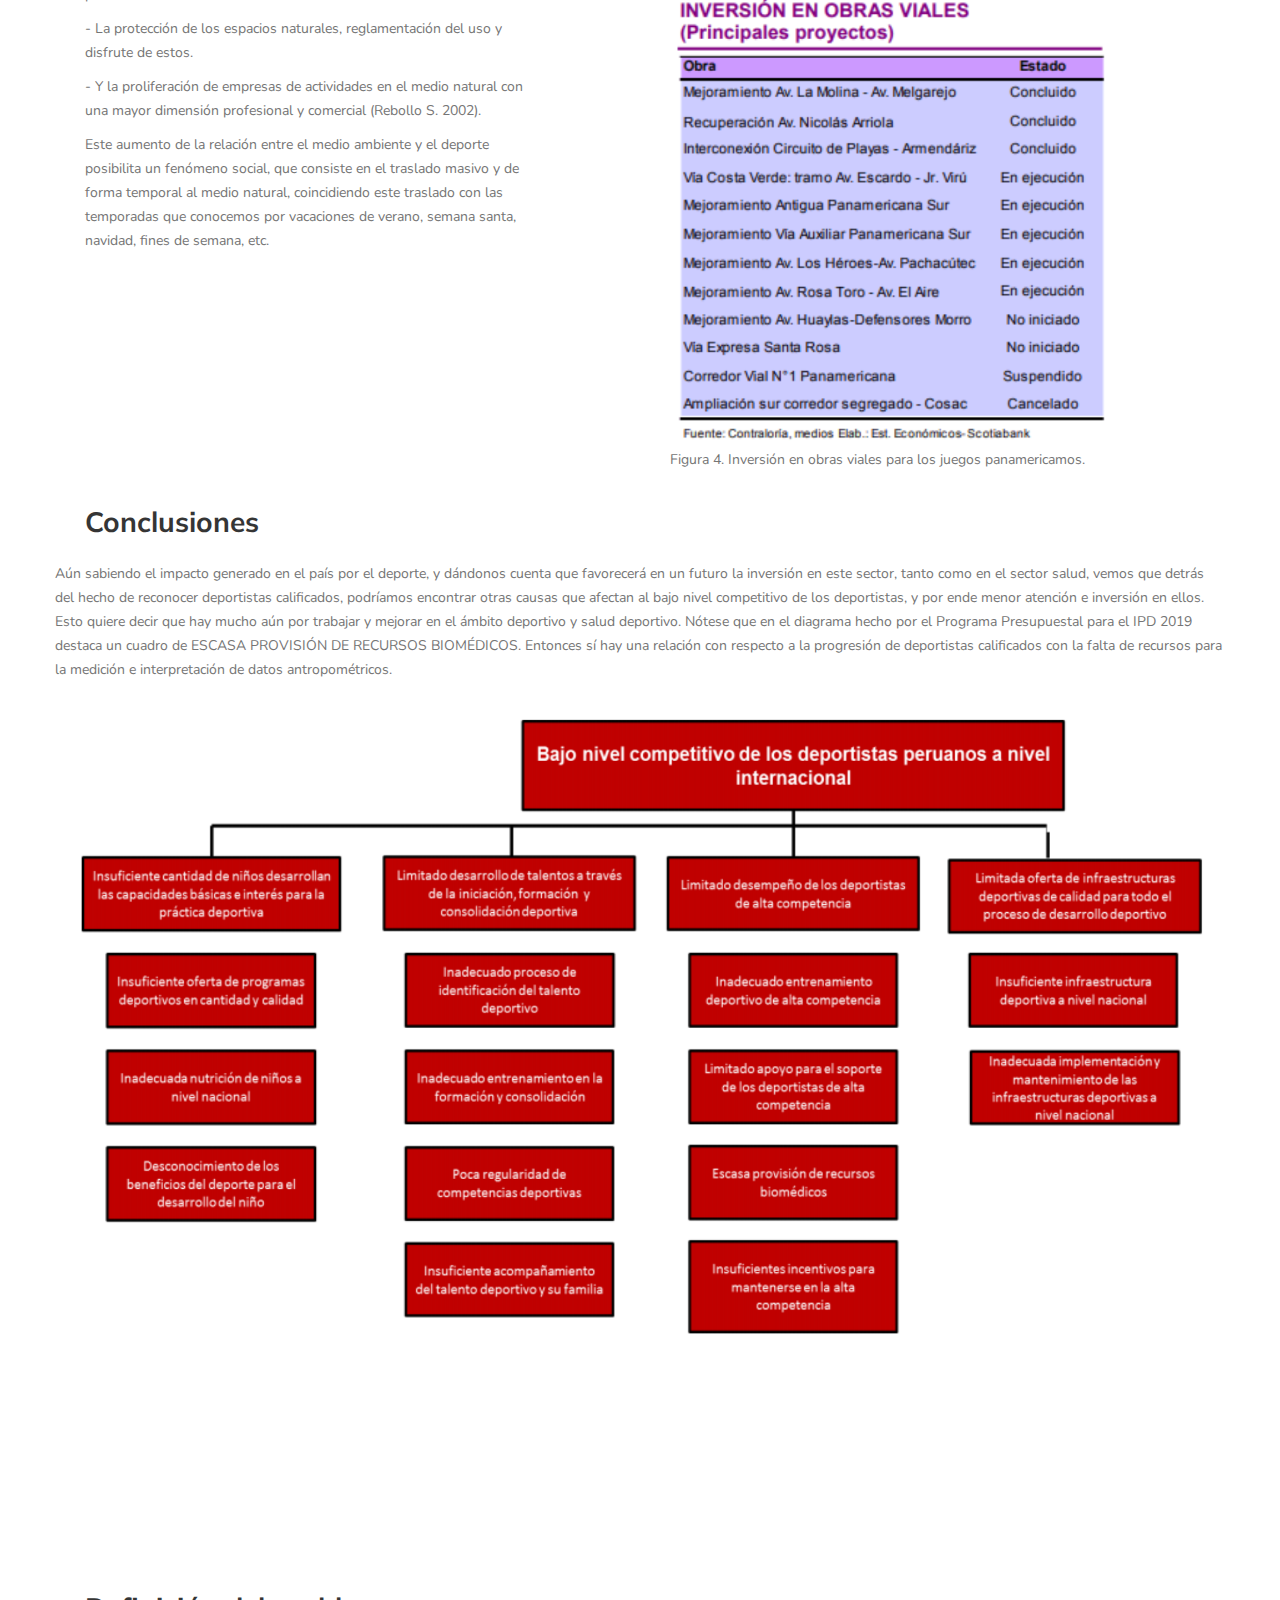
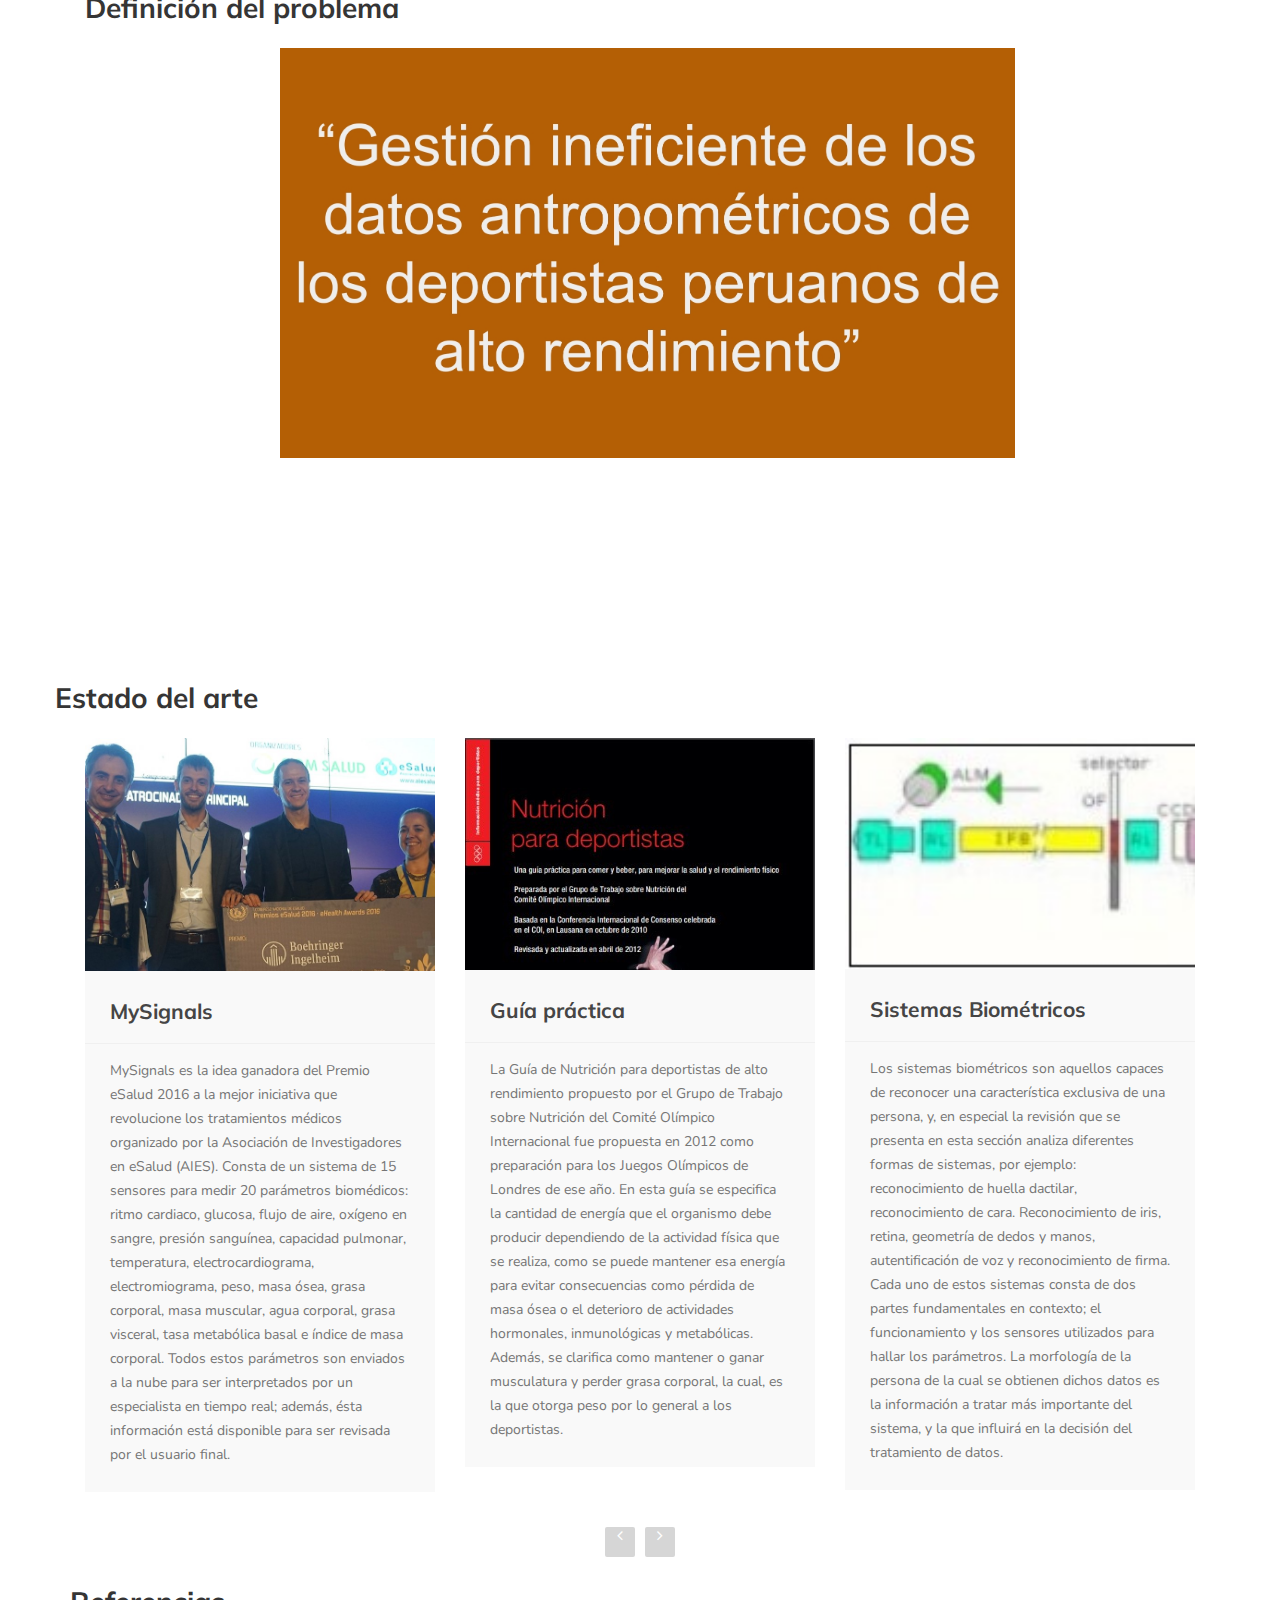
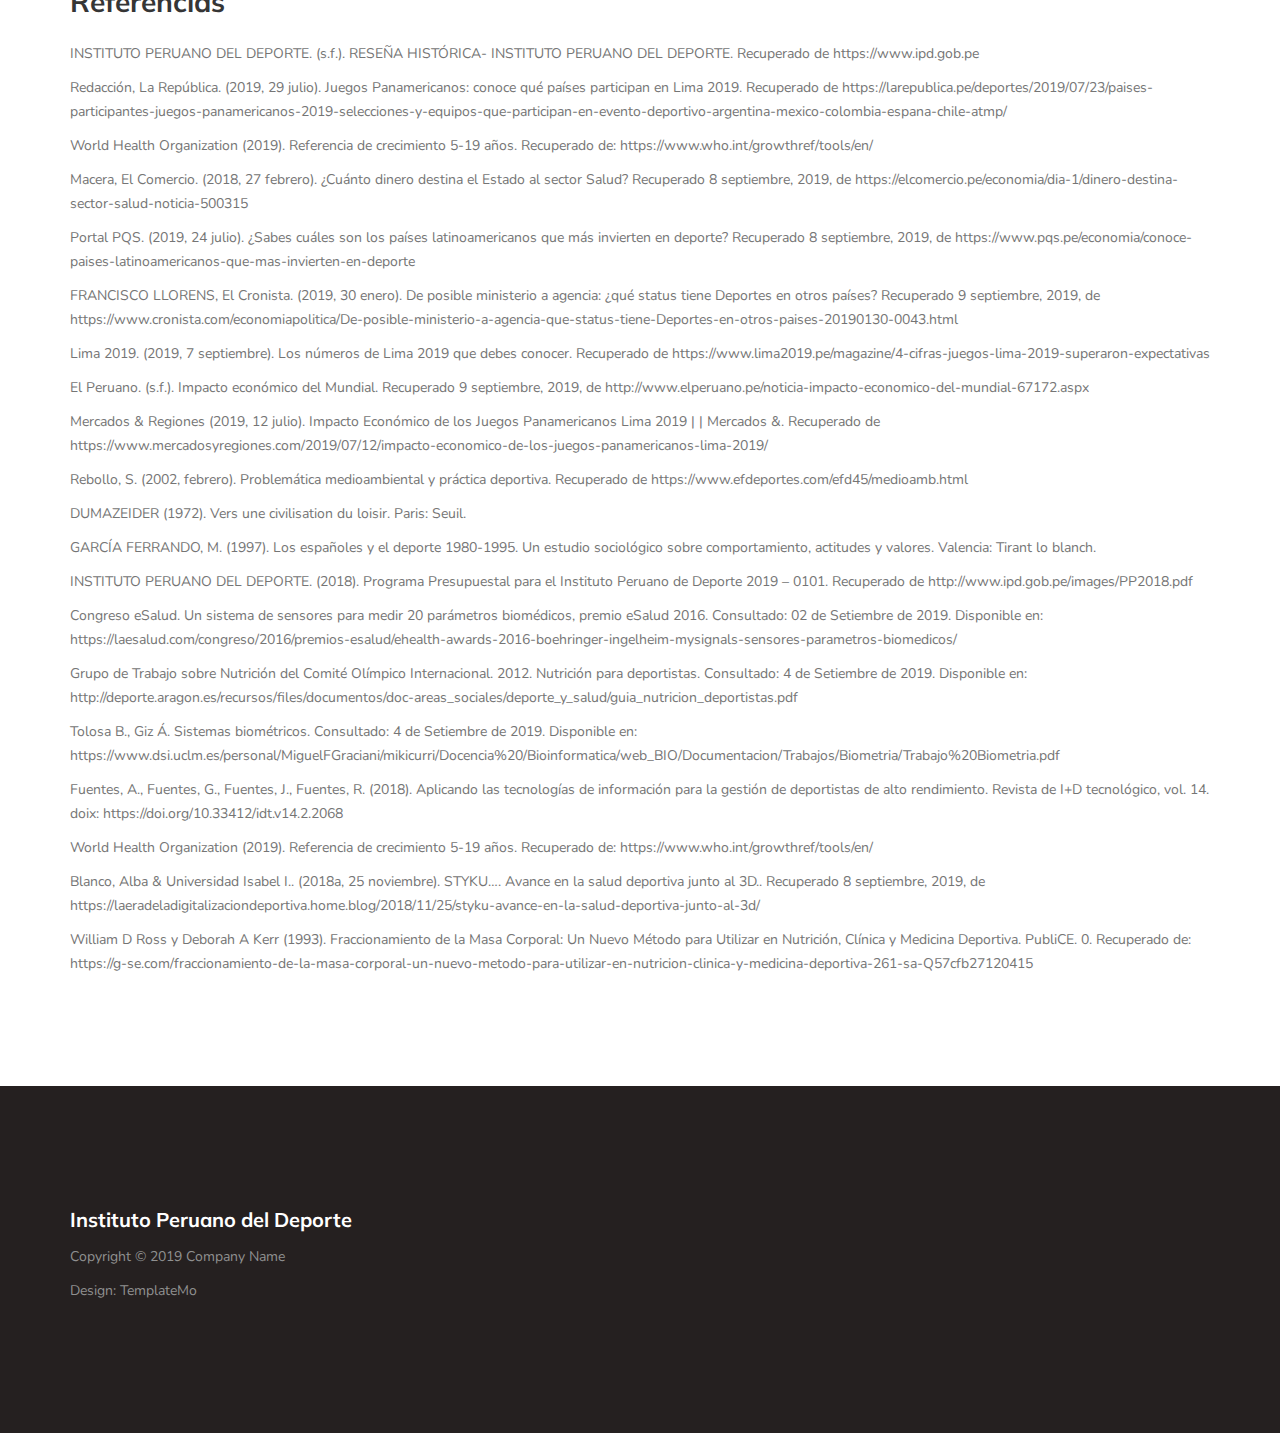
<file: blog2.html>
<title>Equipo 7</title>
<!-- 
Known Template 
https://templatemo.com/tm-516-known
-->
     <meta charset="UTF-8">
     <meta http-equiv="X-UA-Compatible" content="IE=Edge">
     <meta name="description" content="">
     <meta name="keywords" content="">
     <meta name="author" content="">
     <meta name="viewport" content="width=device-width, initial-scale=1, maximum-scale=1">

     <link rel="stylesheet" href="css/bootstrap.min.css">
     <link rel="stylesheet" href="css/font-awesome.min.css">
     <link rel="stylesheet" href="css/owl.carousel.css">
     <link rel="stylesheet" href="css/owl.theme.default.min.css">

     <!-- MAIN CSS -->
     <link rel="stylesheet" href="css/templatemo-style.css">

</head>
<body id="top" data-spy="scroll" data-target=".navbar-collapse" data-offset="50">

     <!-- PRE LOADER -->
     <section class="preloader">
          <div class="spinner">

               <span class="spinner-rotate"></span>
               
          </div>
     </section>


     <!-- MENU -->
     <section class="navbar custom-navbar navbar-fixed-top" role="navigation">
          <div class="container">

               <div class="navbar-header">
                    <button class="navbar-toggle" data-toggle="collapse" data-target=".navbar-collapse">
                         <span class="icon icon-bar"></span>
                         <span class="icon icon-bar"></span>
                         <span class="icon icon-bar"></span>
                    </button>

                    <!-- lOGO TEXT HERE -->
                    <a href="index.html" class="navbar-brand">Proyecto de Biodiseño I</a>
               </div>

               <!-- MENU LINKS -->
               <div class="collapse navbar-collapse">
                    <ul class="nav navbar-nav navbar-nav-first">
                         <li><a href="semana1.html" class="smoothScroll">Semana 1</a></li>
                         <li><a href="semana2.html" class="smoothScroll">Semana 2</a></li>
                         <li><a href="semana3.html" class="smoothScroll">Semana 3</a></li>
                         <li><a href="semana4.html" class="smoothScroll">Semana 4</a></li>
                         <li><a href="semana5.html" class="smoothScroll">Semana 5</a></li>
                         <li><a href="semana6.html" class="smoothScroll">Semana 6</a></li>
                         <li><a href="semana7.html" class="smoothScroll">Semana 7</a></li>
                         
                    </ul>

               </div>

          </div>
     </section>

<!-- HOME -->
     <section id="home">
          <div class="row">

                    <div class="owl-carousel owl-theme home-slider">
                         <div class="item item-first">
                              <div class="caption">
                                   <div class="container">
                                        <div class="col-md-6 col-sm-12">
                                             <h1>Sistema de tratamiento de datos antropométricos de desportistas de alto rendimiento</h1>
                                        </div>
                                   </div>
                              </div>
                         </div>

                         <div class="item item-second">
                              <div class="caption">
                                   <div class="container">
                                        <div class="col-md-6 col-sm-12">
                                             <h1>Sistema de tratamiento de datos antropométricos de desportistas de alto rendimiento</h1>
                                        </div>
                                   </div>
                              </div>
                         </div>

                         <div class="item item-third">
                              <div class="caption">
                                   <div class="container">
                                        <div class="col-md-6 col-sm-12">
                                             <h1>Sistema de tratamiento de datos antropométricos de desportistas de alto rendimiento</h1>
                                        </div>
                                   </div>
                              </div>
                         </div>
                    </div>
          </div>
     </section>  
     
     <!-- ABOUT -->
     <section id="about">
          <div class="container">
               
               <div class="row">
                    <div class="col-md-12 col-sm-12">
                         <div class="about-info">
                              <div class="section-title">
                                   <h2>Blog: Avances de la semana 2</h2>
                              </div>
                         </div>
                    </div>
               </div>
               
               <div class="row">
                    <div class="col-md-5 col-sm-12">
                         <div class="entry-form">
                              <h2>¿Sabías que...? </h2>
                              <h3>A nivel de latinoamérica, Perú se encuentra entre los países que menos invierte en deporte ($10 millones) y en salud (menos de 10% del Estado).</h3>
                         </div>
                    </div>
                    
                    
                    <div class="col-md-offset-1 col-md-6 col-sm-12">
                         <div class="about-info">   
                              <figure>  
                                   <h2>Incidencia</h2>
                                   <p>El Instituto Peruano del Deporte, llamado así desde el 12 de Junio de 1981, es el ente rector del Sistema Deportivo Nacional; según su propio portal Web, constituye un Organismo Público Descentralizado con rango ministerial adscrito al Ministerio de Educación, con autonomía técnica, funcional y administrativa para el cumplimiento de sus funciones. En el Instituto Peruano de Deporte, se encuentra la Dirección Nacional de Servicios Biomédicos (DIREB). Este es el órgano de línea encargado de la asistencia biomédica al deportista y contribuye a la preservación de la salud en la práctica del deporte. Dentro de esta dirección, se evalúa a los deportistas calificados tanto antropométrica como bioquímicamente, las constantes evaluaciones y mediciones antropométricas a los deportistas calificados son procesos de larga duración y que requieren cierta exactitud dentro de esta.</p>
                              </figure>                                         
                         </div>
                    </div>                   
               </div>
               
               <div class="row">

                    <div class="col-md-12 col-sm-12">
                         <div class="about-info">          
                              <figure>
                                   <h2>¿Dónde se encuentra el problema?</h2>
                                   <p>Resulta que el personal encargado de esta labor antropométrica es escaso comparado al trabajo que se tiene: Existen 43 mediciones generales que se hace a cada deportista, aparte que los controles antropométricos, dependiendo de la disciplina y de los eventos que haya, ameritan cierta frecuencia. Entonces en este caso, este año se realizaron los juegos panamericanos, con más de 6 mil deportistas, y parapanamericanos, con 1980 deportistas, según estima La República. Por lo que hay una gran cantidad de deportistas calificados que requerirán de estos controles. Se mencionó en el instituto que la IPD tiene el trabajo de evaluar datos antropométricos de 600 deportistas calificados, cada control consta de aprox. 15-20 minutos por deportista, eso sería 9000 minutos como mínimo, y sería un problema porque el tiempo y el personal no es suficiente para cubrir cada control necesario, los nutricionistas y el personal encargado tienen que anotar a mano todas las 43 mediciones, en digital puede haber cierto error de escritura, y ahí es donde recaen esos 15-20 minutos. Esta situación del tiempo, a pesar de ser importante, es un problema secundario con respecto al problema principal.</p>
                                   <h3>Al evaluar el perfil antropométrico de cada deportista, la información recopilada es llevada a una plantilla que se basa solo en tablas de Microsoft Excel. El software usado no es completamente eficiente para ayudar a los médicos y nutricionistas a realizar un correcto diagnóstico y análisis de la progresión de los deportistas calificados. Entonces el objetivo de incrementar el número de deportistas calificados y de alto nivel, mediante un trabajo multidisciplinario, a través de atenciones en medicina deportiva (IPD-Portal Web) no sería tan eficiente.</h3>
                                   <p>Además, para evaluar ciertos parámetros más complejos de los deportistas, se realizan las medidas con otros equipos y softwares para la obtención de una mejor data. Entonces, en el IPD se hacen requerimientos anuales de materiales, instrumentos y softwares, pero la mayoría de veces no hay lo requerido, según el médico deportivo Giacomo Lavaggi. No hay un proveedor de las maquinarias y softwares que faciliten las mediciones, y tampoco hay softwares antropométricos que marquen la diferencia física.</p>
                                   <p>Se trabaja con ciertos softwares necesarios pero hay algunos muy importantes como el Anthro Plus OMS (World Health Organization), que incluso cuenta con un módulo para el análisis de datos de encuestas de poblaciones sobre el estado nutricional. Lamentablemente no se trabaja mucho con él debido a que la población en promedio del IPD es de mayores de 15 años, aunque haya gimnastas y escolares menores en los que sería importante evaluarlos dentro de este software.</p>
                                   <img src="images/problema.png" class="img-responsive" alt="">  
                                   <p>Figura 1. Definición del problemática y factores asociados.</p>
                                   <p>Estos problemas se basan principalmente por la falta de apoyo económico. Si hablamos de salud, el PIM del MINSA para el año 2018 se redujo en 4,6% en relación al monto del año 2017, aunque para este año logró un incremento al 12% (El Comercio,2018). En cuanto a deporte, se invierten $10 millones, la tercera parte del país n°10 en el top 10 de países latinoamericanos que invierten en deporte (Portal PQS-2019).</p>
                              </figure>
                         </div>
                    </div>
                    
               </div>
                                   
                <div class="row">
                     <div class="col-md-12 col-sm-12">
                         <div class="about-info">
                              <figure>
                                   <h2>Comparación con países de latinoamérica</h2>   
                              </figure>                                         
                         </div>
                    </div>
                     
                    <div class="col-md-5 col-sm-12">
                         <div class="about-info">
                              <figure>
                                   <p>A nivel regional, las situaciones en cuanto a organismos encargados de los deportes son disímiles. Como en Chile y Bolivia, ambos tienen ministerio de deporte desde el año 2013 y 2014 respectivamente. Según el diario argentino El Cronista, también en uruguay existe la Secretaría Nacional del Deporte: un órgano que depende de la Presidencia. En Brasil hubo el ministerio de deportes hasta el año presente, y en Ecuador hasta a mediados de 2018. Argentina cuenta con la Agencia de Deporte Nacional, y se espera ser Ministerio de Deportes pronto. En Venezuela hubo ministerio de deporte hasta 2014. Colombia tiene desde 1968 a Coldeportes, que depende de la Presidencia. Nosotros al igual que Colombia, tenemos como organismo descentralizado al IPD, adscrito al Ministerio de Educación del Perú.</p>
                              </figure>                                         
                         </div>
                    </div>
                    
                    
                    <div class="col-md-offset-1 col-md-5 col-sm-12">
                         <div class="about-info">                              
                              <figure>  
                                   <img src="images/latino.png" class="img-responsive" alt="">  
                                   <p>Figura 2. Ranking de los diez países que más invierten en deporte por año</p>                     
                              </figure>                                         
                         </div>
                    </div>                   
               </div>
                     
               <div class="row">
                    <div class="col-md-12 col-sm-12">
                         <div class="about-info">
                              <figure>
                                   <h2>Impacto Social</h2>                              
                              </figure>                                         
                         </div>
                    </div>
                    
                    <div class="col-md-5 col-sm-12">                                                 
                         <div class="about-info">
                              <figure>                                       
                                   <p>El impacto del espectáculo deportivo sobre la población ha atraído a los medios de comunicación, dotando al deporte de un poder difícilmente superable como medio de influenciar a las masas. El deporte es uno de los poderes más importantes como medio de comunicación social. El espectáculo deportivo sigue siendo para la gran mayoría el opio del pueblo, una distracción para evadirse y no pensar ni actuar en relación a los problemas reales. Por el contrario la práctica conlleva una mejora integral del estado físico y emocional a todos los niveles, llevando a las personas a estar, participar e interactuar en un entorno vital. Si ésto es así, la Unidad de Planeamiento Oficina de Planificación y Presupuesto del IPD pregunta ¿por qué no se promociona más la práctica que el espectáculo?</p>
                              </figure>    
                         </div>                        
                    </div>
                    
                    
                    <div class="col-md-offset-1 col-md-6 col-sm-12">
                         <div class="about-info">                              
                              <figure>                                      
                                   <p>Podemos destacar el impacto social dentro de los Juegos Panamericanos Lima 2019 y de la clasificación de Perú al Mundial Rusia 2018. En el primero, los números cuentan el impacto mismo(Lima 2019-2019):</p>
                                   <p>- MÁS DE 740 MIL ESPECTADORES EN LAS SEDES</p>
                                   <p>- SE ROMPIERON 80 RÉCORDS PANAMERICANOS Y 175 PARAPANAMERICANOS</p>
                                   <p>- 54 MEDALLAS CONSIGUIERON LAS DELEGACIONES PERUANAS</p>
                                   <p>Esto concluye con que la mejora de los niveles de competitividad y de las marcas individuales de los deportistas se relaciona directamente con la dotación de servicios adecuados y de calidad para su preparación para la alta competencia. Entonces esa es la parte del impacto que puede relacionarse con nuestra problemática.</p>
                                   <p></p>                                                                                                                                   
                              </figure>                                         
                         </div>
                    </div>                   
               </div>
                     
               <div class="row">
                    <div class="col-md-12 col-sm-12">
                         <div class="about-info">
                              <figure>
                                   <h2>Impacto Económico</h2>   
                                   <p>En el impacto social comentamos acontecimientos como LIMA 2019 y RUSIA 2018, en el impacto económico también tuvieron papeles importantes.</p>
                                   <p>Según el diario El Peruano, la participación del Perú en el Mundial tiene un efecto dinamizador en su actividad económica. Tiene un aporte de hasta 0.5 puntos porcentuales al producto bruto interno (PBI), cerca de 1,163 millones de dólares.</p>
                              </figure>                                         
                         </div>
                    </div>
               </div>
               
               <div class="row">     
                    <div class="col-md-offset-1 col-md-5 col-sm-12">                                              
                              <div class="about-info">
                                   <figure>
                                        <img src="images/social1.png" class="img-responsive" alt="">  
                                        <p>Figura 3. Presupuesto para los juegos panamericanos.</p>
                                 
                                   </figure>    
                               </div>                         
                    </div>
                                        
                    <div class="col-md-offset-1 col-md-5 col-sm-12">
                         <div class="about-info">                              
                              <figure>                                      
                                   <img src="images/social2.png" class="img-responsive" alt=""> 
                                   <p>Figura 4. Inversión en infraestructura deportiva para los juegos panamericanos.</p>
                              </figure>                                         
                         </div>
                    </div> 
               </div>           
              
               <div class="row">   
                    <div class="col-md-12 col-sm-12">
                         <div class="about-info">   
                              <figure>  
                                   <p>Según el Comité Organizador de los Juegos (COPAL) recopilados por Mercados & Regiones(2019), el presupuesto ejecutado en infraestructura definitiva (construcción y remodelación), infraestructura temporal y gastos operativos bordea los US$ 1,000 millones, monto menor a los S/ 4,300 millones (US$ 1,280 millones) presupuestados inicialmente. Lo anterior representaría un ahorro de 21%, lo que contrasta con los juegos panamericanos de Toronto 2015 y Guadalajara 2011, en dónde la inversión ejecutada superó en 81% y 300% a la inversión inicial, respectivamente.</p>
                                   <p>El impacto económico de los Juegos Lima 2019 bordearía los S/ 5,000 millones, monto equivalente al 0.7% del PBI, de acuerdo a estimados del COPAL.</p>
                                   <p>Si bien la mayor parte de la inversión se concentró durante el 2018 (S/ 1,714 millones) y el primer semestre del 2019, su aporte fue poco significativo en términos anuales -el Ministerio de Economía (MEF) estimó un monto equivalente al 0.3% del PBI en el 2018, incluyendo obras viales.</p>                   
                              </figure>                                         
                         </div>
                    </div>      
               </div>
                     
               <div class="row">
                    <div class="col-md-12 col-sm-12">
                         <div class="about-info">
                              <figure>
                                   <h2>Impacto Ambiental</h2>   
                              </figure>                                         
                         </div>
                    </div>
                    
                    <div class="col-md-5 col-sm-12">                                              
                              <div class="about-info">
                                   <figure>
                                        <p>El impacto social del deporte en Perú tiene que ver con el impacto ambiental. Los factores que podrían estar influyendo en un aumento cada vez mayor de la relación entre el medio ambiente y el deporte, son:</p>
                                        <p>- La mayor afluencia de población al medio natural.</p>
                                        <p>- La crisis del modelo de ciudad moderna.</p>
                                        <p>- La importancia del ocio activo.</p>
                                        <p>- El desarrollo del concepto de ecología deportiva.</p>
                                        <p>- El aumento de los medios para el desarrollo de una educación ambiental.</p>
                                        <p>- La accesibilidad a la práctica deportiva en el medio natural de toda la población.</p>
                                        <p>- La protección de los espacios naturales, reglamentación del uso y disfrute de estos.</p>
                                        <p>- Y la proliferación de empresas de actividades en el medio natural con una mayor dimensión profesional y comercial (Rebollo S. 2002).</p>
                                        <p>Este aumento de la relación entre el medio ambiente y el deporte posibilita un fenómeno social, que consiste en el traslado masivo y de forma temporal al medio natural, coincidiendo este traslado con las temporadas que conocemos por vacaciones de verano, semana santa, navidad, fines de semana, etc.</p>

                                   </figure>    
                               </div>
                    </div>
                    
                    
                    <div class="col-md-offset-1 col-md-5 col-sm-12">
                         <div class="about-info">                              
                              <figure>     
                                   <p>La unión del medio ambiente y el deporte comienza a tener protagonismo en la llamada civilización del ocio. Hoy en día podemos asumir el concepto de ocio como el expresado por Dumazeider (1972), como el tiempo libre dedicado al descanso, diversión y el desarrollo formacional. El deporte como actividad de ocio cobra cada vez más importancia en el ranking de actividades realizadas en el tiempo libre y así lo demuestran los numerosos estudios que encontramos en el panorama nacional (García Ferrando, 1997). Entonces, el impacto social que tiene el deporte en la población peruana implica un impacto en el ambiente.</p>
                                   <p>Parte de la inversión (impacto económico) en los juegos panamericanos tiene un aporte al impacto ambiental, al mejorar ciertos ambientes, carreteras y avenidas en Lima.</p>
                                   <img src="images/ambiental.png" class="img-responsive" alt=""> 
                                   <p>Figura 4. Inversión en obras viales para los juegos panamericamos.</p>
                              </figure>                                         
                         </div>
                    </div>                   
               </div>
                     
               <div class="row">
                    <div class="col-md-12 col-sm-12">                         
                         <div class="about-info">
                              <figure>
                                   <h2>Conclusiones</h2>                              
                              </figure>                                         
                         </div>
                    </div>
                         <div class="about-info">
                              <p>Aún sabiendo el impacto generado en el país por el deporte, y dándonos cuenta que favorecerá en un futuro la inversión en este sector, tanto como en el sector salud, vemos que detrás del hecho de reconocer deportistas calificados, podríamos encontrar otras causas que afectan al bajo nivel competitivo de los deportistas, y por ende menor atención e inversión en ellos. Esto quiere decir que hay mucho aún por trabajar y mejorar en el ámbito deportivo y salud deportivo. Nótese que en el diagrama hecho por el Programa Presupuestal para el IPD 2019 destaca un cuadro de ESCASA PROVISIÓN DE RECURSOS BIOMÉDICOS. Entonces sí hay una relación con respecto a la progresión de deportistas calificados con la falta de recursos para la medición e interpretación de datos antropométricos.</p>
                              <img src="images/conclusiones.png" class="img-responsive" alt="">                                  
                         </div>                    
               </div> 
          </div>
     </section>


  <section id="about">
          <div class="container">
               <div class="row">
                    <div class="col-md-12 col-sm-12">                         
                         <figure>                              
                              <h2>Definición del problema</h2>                             
                         </figure>     
                    </div>   
               </div>
               
               <div class="row">
                    <div class="col-md-offset-2 col-md-8 col-sm-12">                         
                         <figure>                              
                              <img src="images/definicion.jpg" class="img-responsive" alt="">                           
                         </figure>     
                    </div>   
               </div>
          </div>
   </section>
                    
  <!-- Courses -->
     <section id="courses">
          <div class="container">
               <div class="row">
                    <h2>Estado del arte</h2>

                    <div class="col-md-12 col-sm-12">      
                         <div class="owl-carousel owl-theme owl-courses">
                              <div class="col-md-4 col-sm-4">
                                   <div class="item">
                                        <div class="courses-thumb">
                                             <div class="courses-top">
                                                  <div class="courses-image">
                                                       <img src="images/arte1.jpeg" class="img-responsive" alt="">
                                                  </div>                                                  
                                             </div>

                                             <div class="courses-detail">
                                                  <h3>MySignals</h3>
                                             </div>

                                             <div class="courses-info">
                                                  <div class="courses-author">
                                                       <p>MySignals es la idea ganadora del Premio eSalud 2016 a la mejor iniciativa que revolucione los tratamientos médicos organizado por la Asociación de Investigadores en eSalud (AIES). Consta de un sistema de 15 sensores para medir 20 parámetros biomédicos: ritmo cardiaco, glucosa, flujo de aire, oxígeno en sangre, presión sanguínea, capacidad pulmonar, temperatura, electrocardiograma, electromiograma, peso, masa ósea, grasa corporal, masa muscular, agua corporal, grasa visceral, tasa metabólica basal e índice de masa corporal. Todos estos parámetros son enviados a la nube para ser interpretados por un especialista en tiempo real; además, ésta información está disponible para ser revisada por el usuario final.</p>
                                                  </div>                                                  
                                             </div>
                                        </div>
                                   </div>
                              </div>
                              
                              <div class="col-md-4 col-sm-4">
                                   <div class="item">
                                        <div class="courses-thumb">
                                             <div class="courses-top">
                                                  <div class="courses-image">
                                                       <img src="images/arte2.jpeg" class="img-responsive" alt="">
                                                  </div>                                                  
                                             </div>

                                             <div class="courses-detail">
                                                  <h3>Guía práctica</h3>
                                             </div>

                                             <div class="courses-info">
                                                  <div class="courses-author">
                                                       <p>La Guía de Nutrición para deportistas de alto rendimiento propuesto por el Grupo de Trabajo sobre Nutrición del Comité Olímpico Internacional fue propuesta en 2012 como preparación para los Juegos Olímpicos de Londres de ese año. En esta guía se especifica la cantidad de energía que el organismo debe producir dependiendo de la actividad física que se realiza, como se puede mantener esa energía para evitar consecuencias como pérdida de masa ósea o el deterioro de actividades hormonales, inmunológicas y metabólicas. Además, se clarifica como mantener o ganar musculatura y perder grasa corporal, la cual, es la que otorga peso por lo general a los deportistas.</p>
                                                  </div>                                                  
                                             </div>
                                        </div>
                                   </div>
                              </div>
                              
                              <div class="col-md-4 col-sm-4">
                                   <div class="item">
                                        <div class="courses-thumb">
                                             <div class="courses-top">
                                                  <div class="courses-image">
                                                       <img src="images/arte3.jpeg" class="img-responsive" alt="">
                                                  </div>                                                  
                                             </div>

                                             <div class="courses-detail">
                                                  <h3>Sistemas Biométricos</h3>
                                             </div>

                                             <div class="courses-info">
                                                  <div class="courses-author">
                                                       <p>Los sistemas biométricos son aquellos capaces de reconocer una característica exclusiva de una persona, y, en especial la revisión que se presenta en esta sección analiza diferentes formas de sistemas, por ejemplo: reconocimiento de huella dactilar, reconocimiento de cara. Reconocimiento de iris, retina, geometría de dedos y manos, autentificación de voz y reconocimiento de firma. Cada uno de estos sistemas consta de dos partes fundamentales en contexto; el funcionamiento y los sensores utilizados para hallar los parámetros. La morfología de la persona de la cual se obtienen dichos datos es la información a tratar más importante del sistema, y la que influirá en la decisión del tratamiento de datos.</p>
                                                  </div>                                                  
                                             </div>
                                        </div>
                                   </div>
                              </div>
                              
                              <div class="col-md-4 col-sm-4">
                                   <div class="item">
                                        <div class="courses-thumb">
                                             <div class="courses-top">
                                                  <div class="courses-image">
                                                       <img src="images/arte4.jpeg" class="img-responsive" alt="">
                                                  </div>                                                  
                                             </div>

                                             <div class="courses-detail">
                                                  <h3> Tecnologías de información</h3>
                                             </div>

                                             <div class="courses-info">
                                                  <div class="courses-author">
                                                       <p>Es un sistema multiuso que busca crear una base de datos antropométricos de cada deportista. Como mencionan Fuentes Covarrubias et al. (2018) el propósito del proyecto es monitorear los avances y resultados logrados, así como generar un historial y un modelo de proporcionalidad antropométrica para deportistas. La aplicación permite acceder al sistema mediante un Login y añadir información personal y de identificación de los deportistas, así como registro deportivo, médico y físico. El lenguaje de programación usado para la aplicación web fue HyperText Markup Language (HTML) y la herramienta de software Axure para permitir la interacción amigable con el usuario.</p>
                                                  </div>                                                  
                                             </div>
                                        </div>
                                   </div>
                              </div>
                              
                              <div class="col-md-4 col-sm-4">
                                   <div class="item">
                                        <div class="courses-thumb">
                                             <div class="courses-top">
                                                  <div class="courses-image">
                                                       <img src="images/arte5.jpeg" class="img-responsive" alt="">
                                                  </div>                                                  
                                             </div>

                                             <div class="courses-detail">
                                                  <h3>Software Anthro Plus</h3>
                                             </div>

                                             <div class="courses-info">
                                                  <div class="courses-author">
                                                       <p>Es un programa creado por la Organización Mundial de la Salud que permite comparar datos de peso, altura y longitudes con estándares de niños y adolescentes de 1 a 19 años con estándares de crecimiento de niños. Permite el ingreso de una base de datos en formato Texto Unicode acerca de parámetros como peso, altura según edad, talla así como algunas otras mediciones de pliegues cutáneos y perímetros (individuales como grupales). Con ello, el programa realiza cálculos y luego análisis estadísticos mediante gráficos e indicadores para que puedan ser interpretados.</p>
                                                  </div>                                                  
                                             </div>
                                        </div>
                                   </div>
                              </div>
                              
                              <div class="col-md-4 col-sm-4">
                                   <div class="item">
                                        <div class="courses-thumb">
                                             <div class="courses-top">
                                                  <div class="courses-image">
                                                       <img src="images/arte6.png" class="img-responsive" alt="">
                                                  </div>                                                  
                                             </div>

                                             <div class="courses-detail">
                                                  <h3>STYKU.</h3>
                                             </div>

                                             <div class="courses-info">
                                                  <div class="courses-author">
                                                       <p>STYKU. Visualize yourself in 3D. Consiste en un escáner corporal 3D que captura las medidas corporales reales de los clientes. La tecnología Styku consigue crear un modelo idéntico del cuerpo humano en 3D, gracias a dicho modelo, se logra extraer de una forma precisa cientos de medidas en pocos segundos.

Métodos de medición como la bioimpedancia y antropometría en general, son propensos al error humano; Sin embargo, Styku detecta y mide automáticamente en pocos segundos. Además genera una interpretación de los resultados en el cual los clientes pueden ver el desarrollo a lo largo del tiempo.</p>
                                                  </div>                                                  
                                             </div>
                                        </div>
                                   </div>
                              </div>
                              </div>
                              
                            
                        
                         
                         <div class="row">
                              <div class="col-md-12 col-sm-12">
                                   <div class="about-info">
                                        <figure>
                                             <h2>Referencias</h2> 
                                                  <p>INSTITUTO PERUANO DEL DEPORTE. (s.f.). RESEÑA HISTÓRICA- INSTITUTO PERUANO DEL DEPORTE. Recuperado de https://www.ipd.gob.pe</p>
                                                <p>Redacción, La República. (2019, 29 julio). Juegos Panamericanos: conoce qué países participan en Lima 2019. Recuperado de https://larepublica.pe/deportes/2019/07/23/paises-participantes-juegos-panamericanos-2019-selecciones-y-equipos-que-participan-en-evento-deportivo-argentina-mexico-colombia-espana-chile-atmp/</p>
                                                <p>World Health Organization (2019).  Referencia de crecimiento 5-19 años. Recuperado de: https://www.who.int/growthref/tools/en/</p>
                                                <p> Macera, El Comercio. (2018, 27 febrero). ¿Cuánto dinero destina el Estado al sector Salud? Recuperado 8 septiembre, 2019, de https://elcomercio.pe/economia/dia-1/dinero-destina-sector-salud-noticia-500315</p>
                                                <p>Portal PQS. (2019, 24 julio). ¿Sabes cuáles son los países latinoamericanos que más invierten en deporte? Recuperado 8 septiembre, 2019, de https://www.pqs.pe/economia/conoce-paises-latinoamericanos-que-mas-invierten-en-deporte</p>
                                                <p>FRANCISCO LLORENS, El Cronista. (2019, 30 enero). De posible ministerio a agencia: ¿qué status tiene Deportes en otros países? Recuperado 9 septiembre, 2019, de https://www.cronista.com/economiapolitica/De-posible-ministerio-a-agencia-que-status-tiene-Deportes-en-otros-paises-20190130-0043.html</p>
                                                <p>Lima 2019. (2019, 7 septiembre). Los números de Lima 2019 que debes conocer. Recuperado de https://www.lima2019.pe/magazine/4-cifras-juegos-lima-2019-superaron-expectativas</p>
                                                <p>El Peruano. (s.f.). Impacto económico del Mundial. Recuperado 9 septiembre, 2019, de http://www.elperuano.pe/noticia-impacto-economico-del-mundial-67172.aspx</p>
                                                <p>Mercados & Regiones (2019, 12 julio). Impacto Económico de los Juegos Panamericanos Lima 2019 | | Mercados &. Recuperado de https://www.mercadosyregiones.com/2019/07/12/impacto-economico-de-los-juegos-panamericanos-lima-2019/</p>
                                                <p>Rebollo, S. (2002, febrero). Problemática medioambiental y práctica deportiva. Recuperado de https://www.efdeportes.com/efd45/medioamb.html</p>
                                                <p>DUMAZEIDER (1972). Vers une civilisation du loisir. Paris: Seuil.</p>
                                                <p>GARCÍA FERRANDO, M. (1997). Los españoles y el deporte 1980-1995. Un estudio sociológico sobre comportamiento, actitudes y valores. Valencia: Tirant lo blanch.</p>
                                                <p>INSTITUTO PERUANO DEL DEPORTE. (2018). Programa Presupuestal para el Instituto Peruano de Deporte 2019 – 0101. Recuperado de http://www.ipd.gob.pe/images/PP2018.pdf </p>
                                                <p> Congreso eSalud. Un sistema de sensores para medir 20 parámetros biomédicos, premio eSalud 2016. Consultado: 02 de Setiembre de 2019. Disponible en: https://laesalud.com/congreso/2016/premios-esalud/ehealth-awards-2016-boehringer-ingelheim-mysignals-sensores-parametros-biomedicos/</p>
                                                <p> Grupo de Trabajo sobre Nutrición del Comité Olímpico Internacional. 2012. Nutrición para deportistas. Consultado: 4 de Setiembre de 2019. Disponible en: http://deporte.aragon.es/recursos/files/documentos/doc-areas_sociales/deporte_y_salud/guia_nutricion_deportistas.pdf</p>
                                                <p> Tolosa B., Giz Á. Sistemas biométricos. Consultado: 4 de Setiembre de 2019. Disponible en: https://www.dsi.uclm.es/personal/MiguelFGraciani/mikicurri/Docencia%20/Bioinformatica/web_BIO/Documentacion/Trabajos/Biometria/Trabajo%20Biometria.pdf</p>
                                                <p> Fuentes, A., Fuentes, G., Fuentes, J., Fuentes, R. (2018). Aplicando las tecnologías de información para la gestión de deportistas de alto rendimiento. Revista de I+D tecnológico, vol. 14. doix: https://doi.org/10.33412/idt.v14.2.2068</p>
                                                <p> World Health Organization (2019).  Referencia de crecimiento 5-19 años. Recuperado de: https://www.who.int/growthref/tools/en/</p>
                                                <p> Blanco, Alba & Universidad Isabel I.. (2018a, 25 noviembre). STYKU…. Avance en la salud deportiva junto al 3D.. Recuperado 8 septiembre, 2019, de https://laeradeladigitalizaciondeportiva.home.blog/2018/11/25/styku-avance-en-la-salud-deportiva-junto-al-3d/</p>
                                                <p>William D Ross y Deborah A Kerr (1993). Fraccionamiento de la Masa Corporal: Un Nuevo Método para Utilizar en Nutrición, Clínica y Medicina Deportiva. PubliCE. 0. Recuperado de:
                                                https://g-se.com/fraccionamiento-de-la-masa-corporal-un-nuevo-metodo-para-utilizar-en-nutricion-clinica-y-medicina-deportiva-261-sa-Q57cfb27120415</p>                                      
                                            
                                             
                                        </figure>                                         
                                   </div>
                              </div>
                        </div>
                         

               </div>
          </div>
     </section>
       

                    

       <!-- FOOTER -->
     <footer id="footer">
          <div class="container">
               <div class="row">

                    <div class="col-md-4 col-sm-6">
                         <div class="footer-info">
                              <div class="section-title">
                                   <h2>Instituto Peruano del Deporte</h2>
                              </div>
                                                           
                              <div class="copyright-text"> 
                                   <p>Copyright &copy; 2019 Company Name</p>
                                   
                                   <p>Design: TemplateMo</p>
                              </div>
                         </div>
                    </div>

                    <div class="col-md-4 col-sm-6">
                         <div class="footer-info">
                                                       
                              <div class="footer_menu">
                                   
                              </div>
                         </div>
                    </div>
                                    
               </div>
          </div>
     </footer>

     <!-- SCRIPTS -->
     <script src="js/jquery.js"></script>
     <script src="js/bootstrap.min.js"></script>
     <script src="js/owl.carousel.min.js"></script>
     <script src="js/smoothscroll.js"></script>
     <script src="js/custom.js"></script>

</body>
</html>
</file>
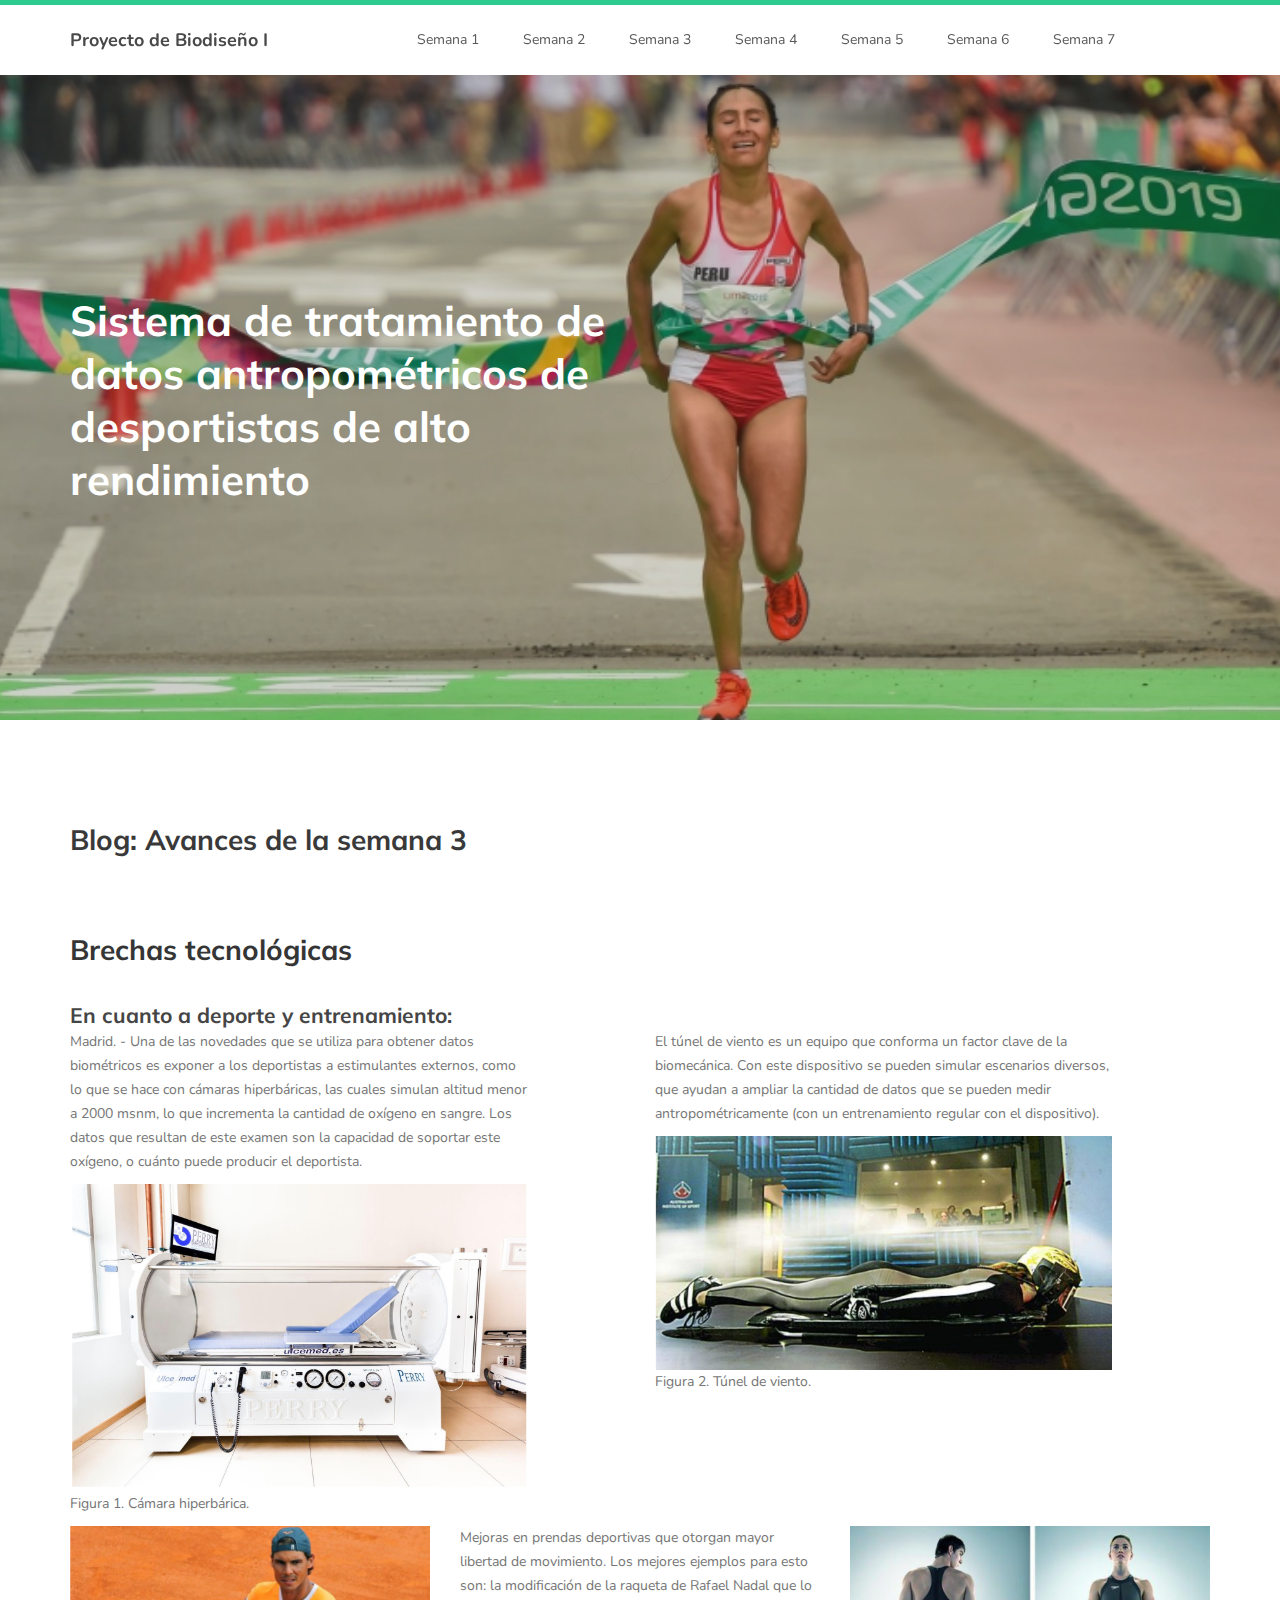
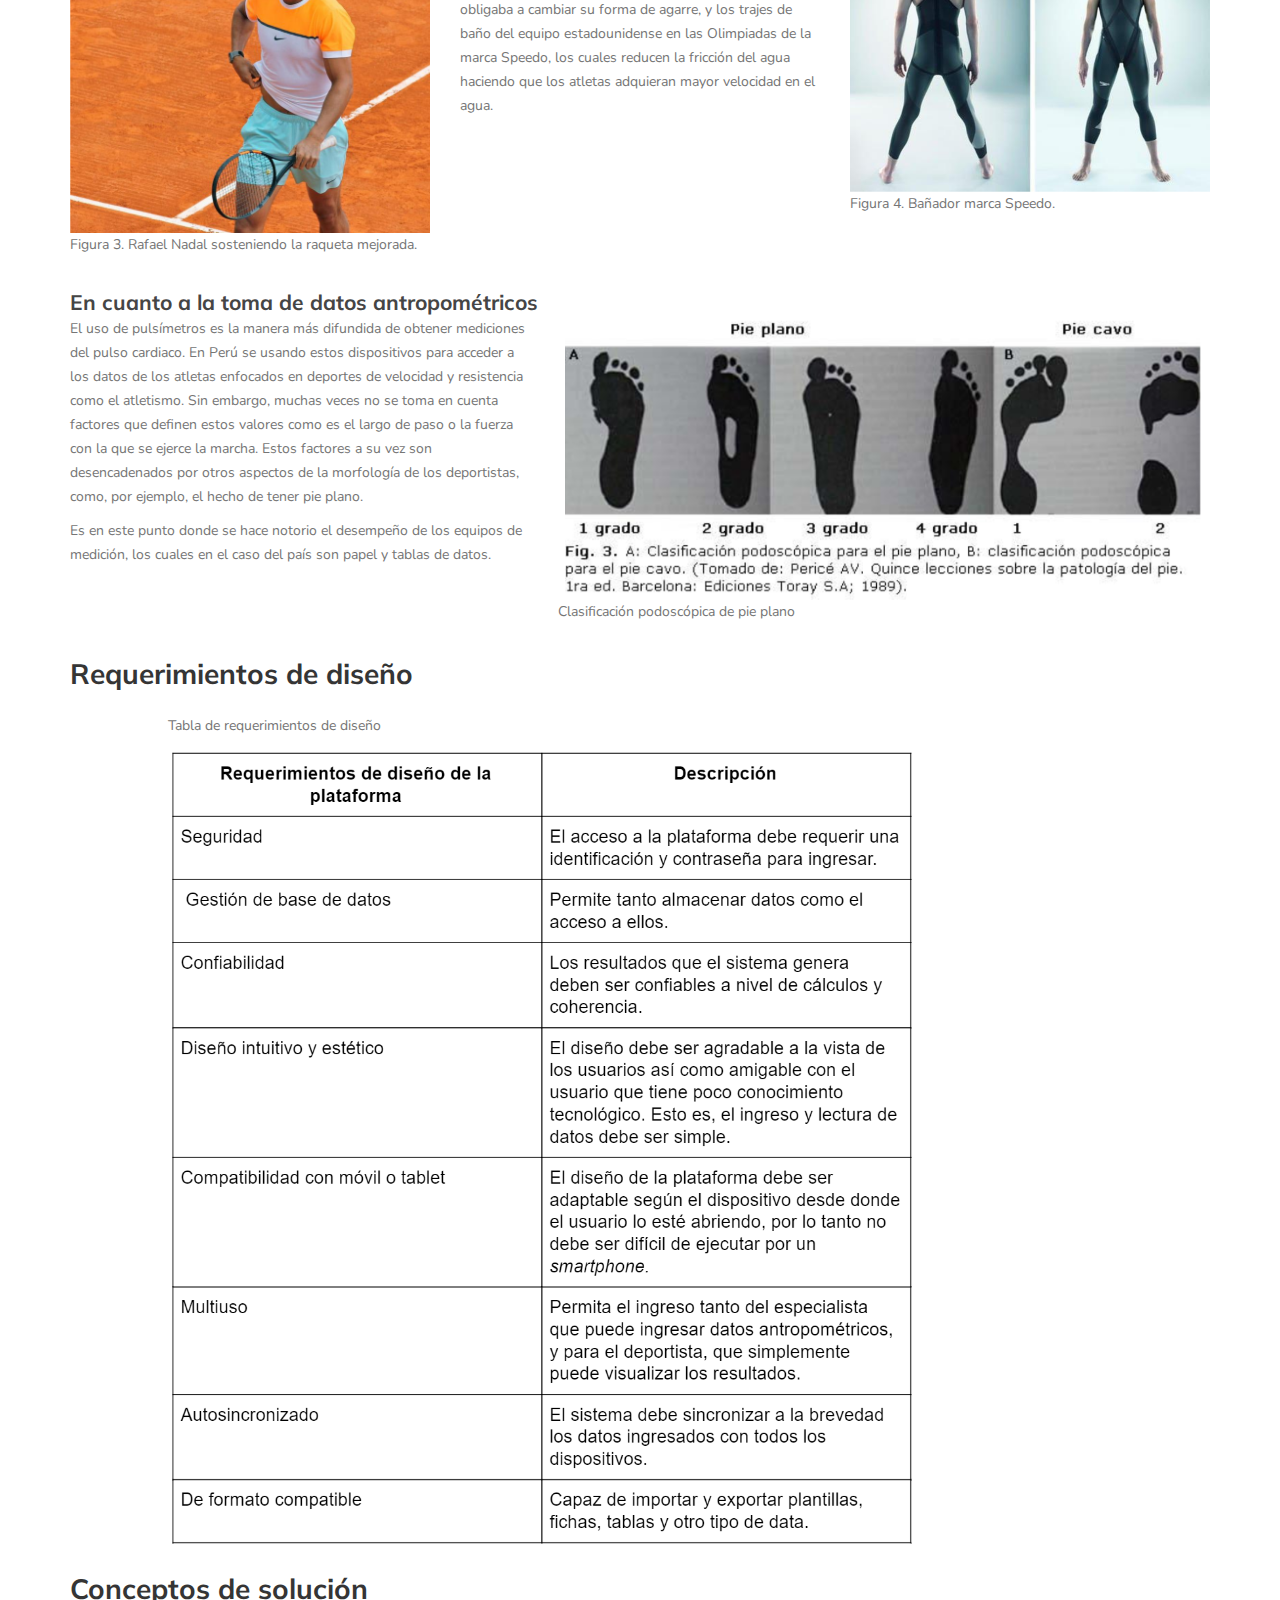
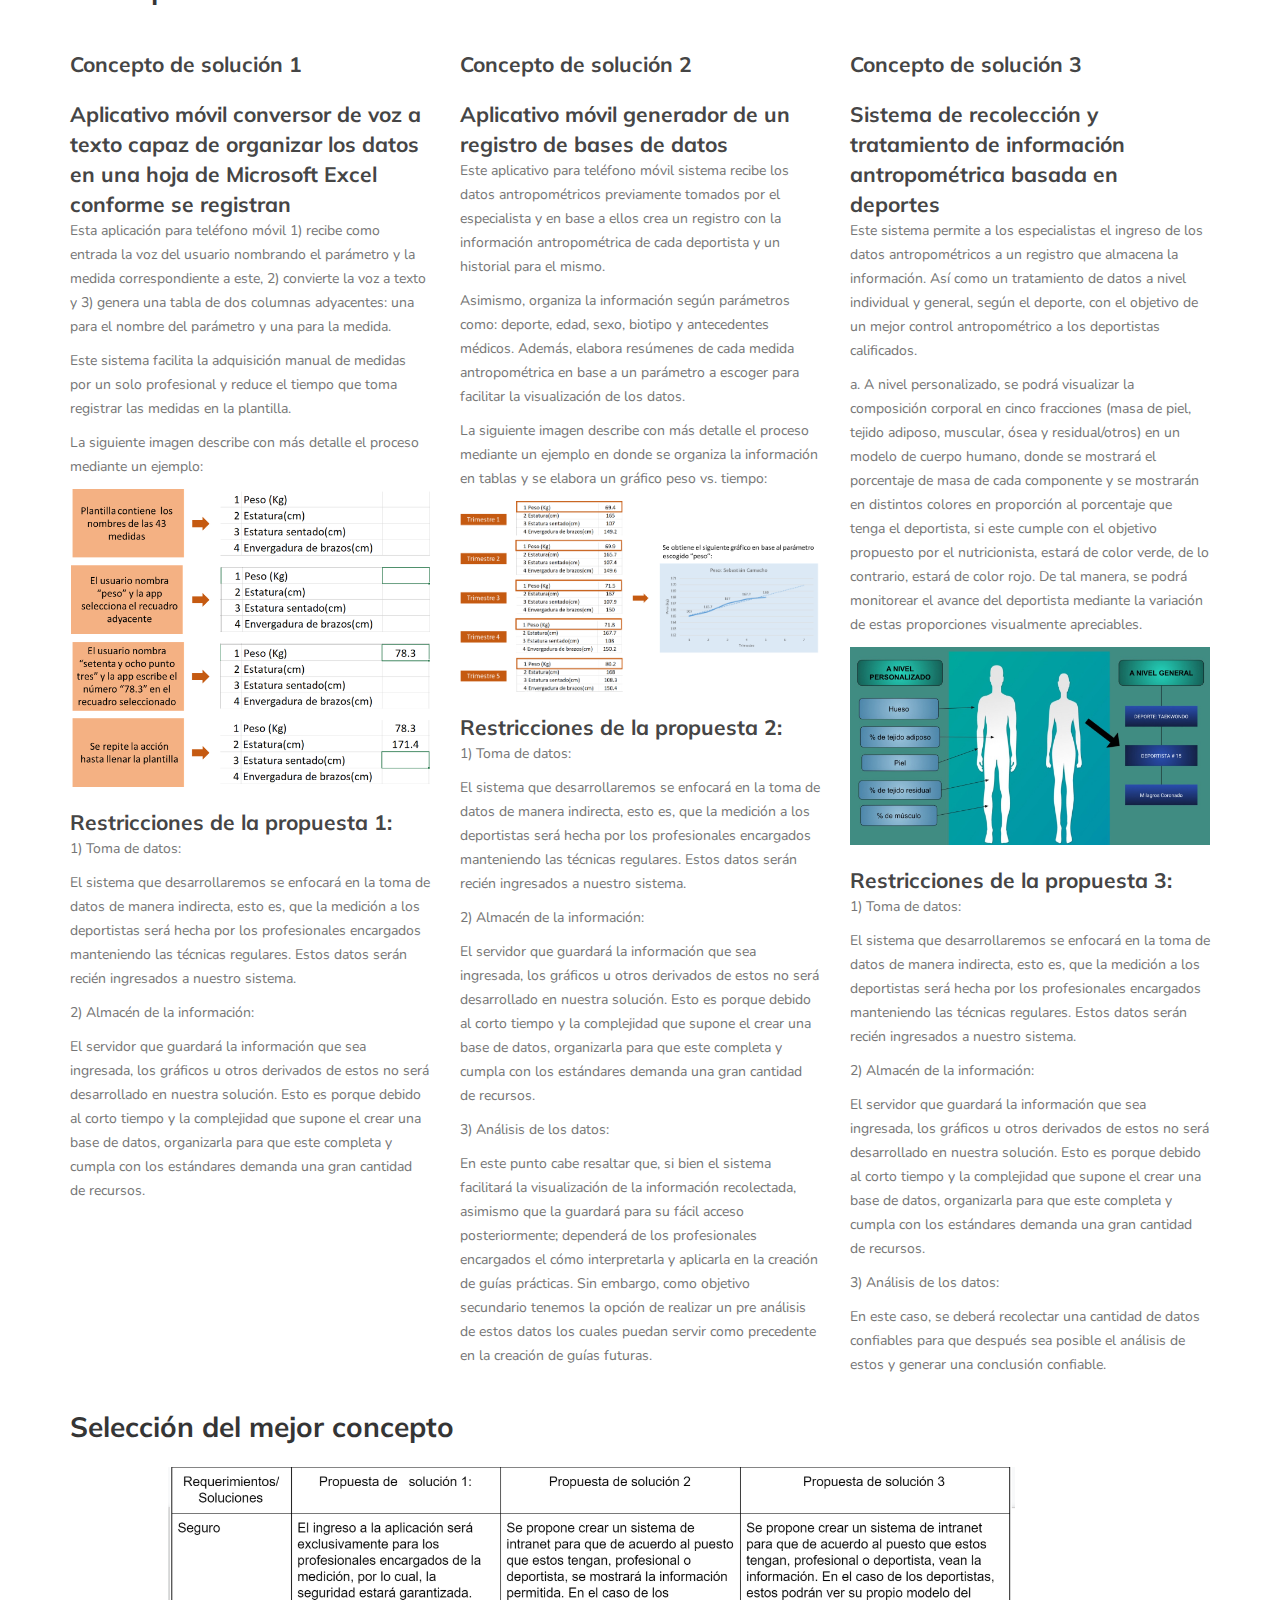
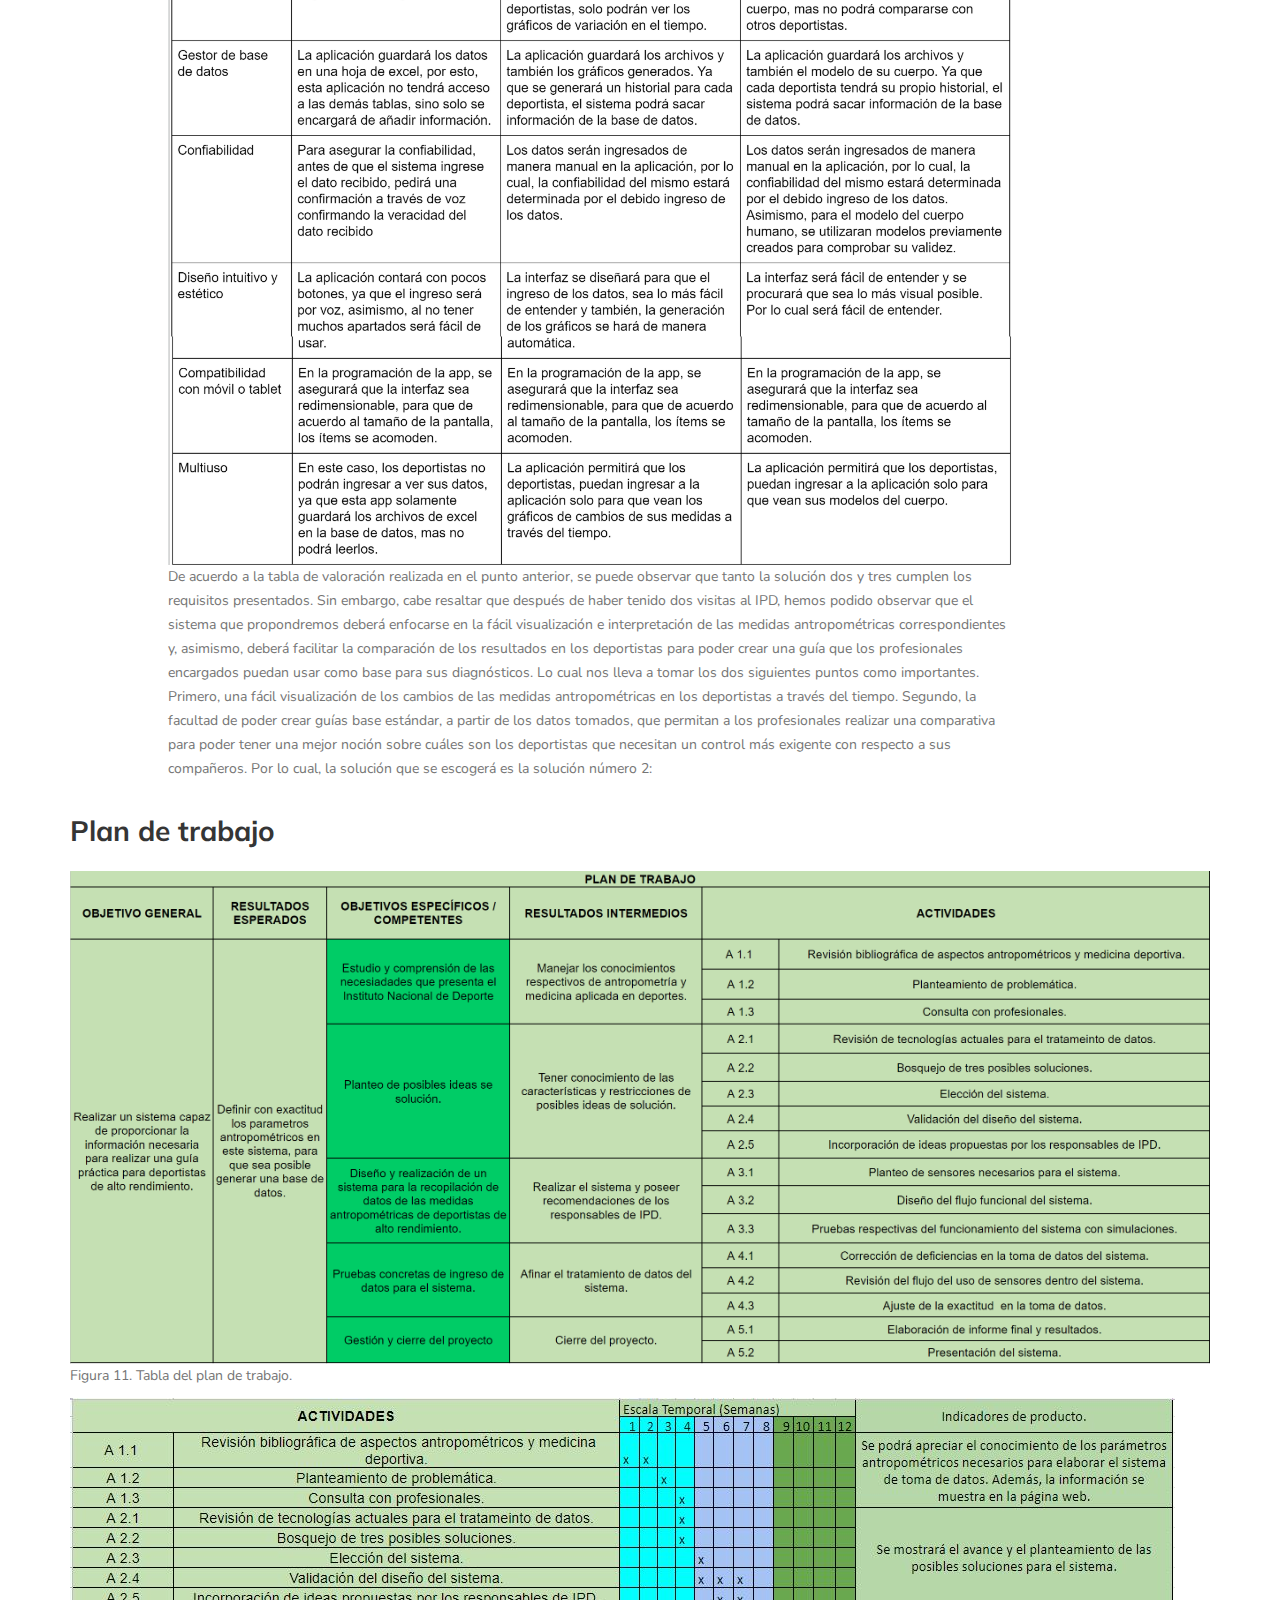
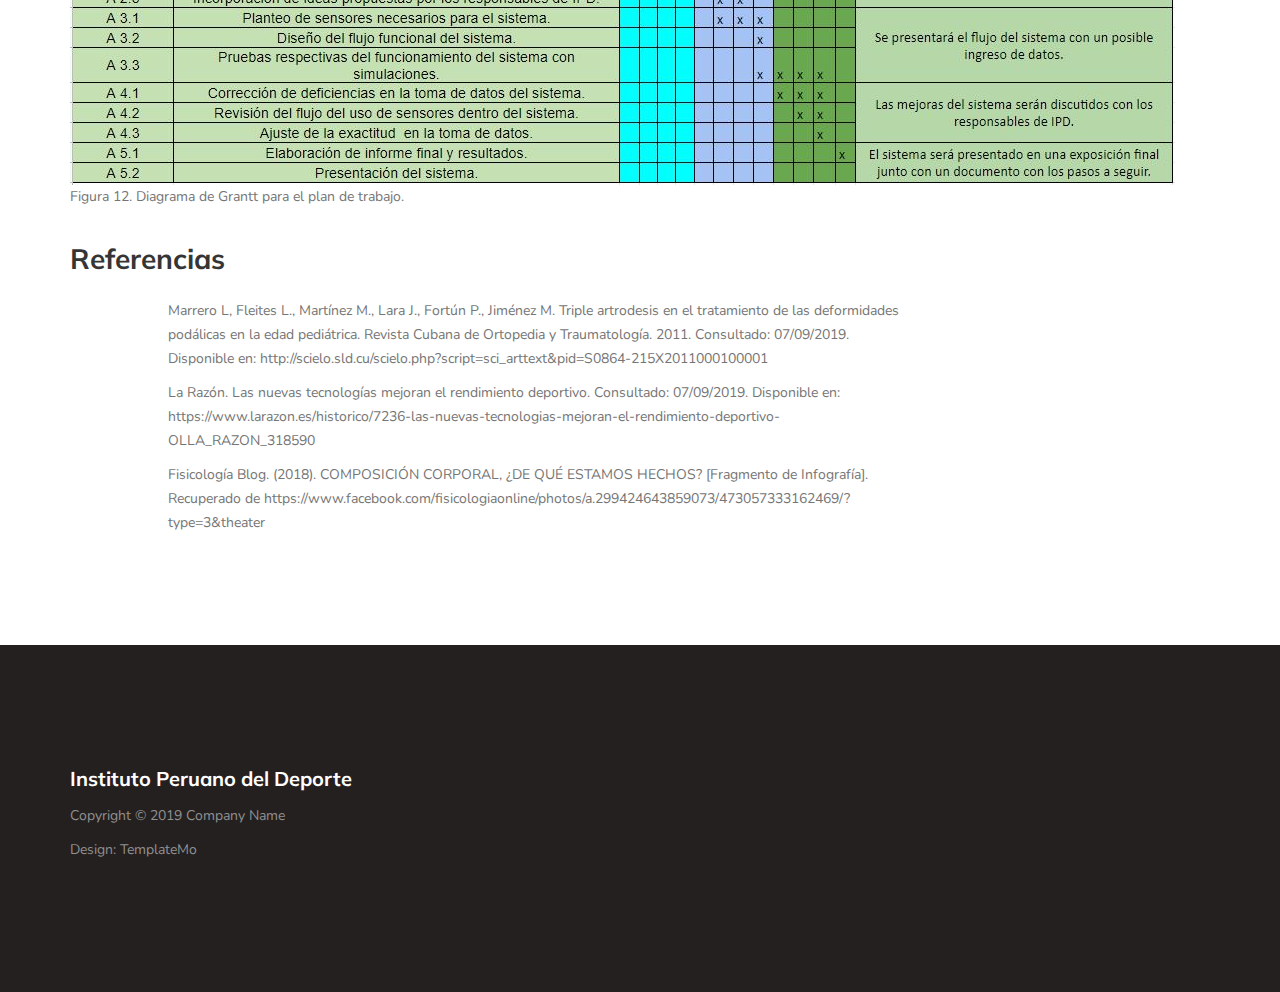
<file: blog3.html>
<title>Equipo 7</title>
<!-- 
Known Template 
https://templatemo.com/tm-516-known
-->
     <meta charset="UTF-8">
     <meta http-equiv="X-UA-Compatible" content="IE=Edge">
     <meta name="description" content="">
     <meta name="keywords" content="">
     <meta name="author" content="">
     <meta name="viewport" content="width=device-width, initial-scale=1, maximum-scale=1">

     <link rel="stylesheet" href="css/bootstrap.min.css">
     <link rel="stylesheet" href="css/font-awesome.min.css">
     <link rel="stylesheet" href="css/owl.carousel.css">
     <link rel="stylesheet" href="css/owl.theme.default.min.css">

     <!-- MAIN CSS -->
     <link rel="stylesheet" href="css/templatemo-style.css">

</head>
<body id="top" data-spy="scroll" data-target=".navbar-collapse" data-offset="50">

     <!-- PRE LOADER -->
     <section class="preloader">
          <div class="spinner">

               <span class="spinner-rotate"></span>
               
          </div>
     </section>


     <!-- MENU -->
     <section class="navbar custom-navbar navbar-fixed-top" role="navigation">
          <div class="container">

               <div class="navbar-header">
                    <button class="navbar-toggle" data-toggle="collapse" data-target=".navbar-collapse">
                         <span class="icon icon-bar"></span>
                         <span class="icon icon-bar"></span>
                         <span class="icon icon-bar"></span>
                    </button>

                    <!-- lOGO TEXT HERE -->
                    <a href="index.html" class="navbar-brand">Proyecto de Biodiseño I</a>
               </div>
<!-- MENU LINKS -->
               <div class="collapse navbar-collapse">
                    <ul class="nav navbar-nav navbar-nav-first">
                         <li><a href="semana1.html" class="smoothScroll">Semana 1</a></li>
                         <li><a href="semana2.html" class="smoothScroll">Semana 2</a></li>
                         <li><a href="semana3.html" class="smoothScroll">Semana 3</a></li>
                         <li><a href="semana4.html" class="smoothScroll">Semana 4</a></li>
                         <li><a href="semana5.html" class="smoothScroll">Semana 5</a></li>
                         <li><a href="semana6.html" class="smoothScroll">Semana 6</a></li>
                         <li><a href="semana7.html" class="smoothScroll">Semana 7</a></li>
                         
                    </ul>

               </div>

          </div>
     </section>

<!-- HOME -->
     <section id="home">
          <div class="row">

                    <div class="owl-carousel owl-theme home-slider">
                         <div class="item item-first">
                              <div class="caption">
                                   <div class="container">
                                        <div class="col-md-6 col-sm-12">
                                             <h1>Sistema de tratamiento de datos antropométricos de desportistas de alto rendimiento</h1>
                                        </div>
                                   </div>
                              </div>
                         </div>

                         <div class="item item-second">
                              <div class="caption">
                                   <div class="container">
                                        <div class="col-md-6 col-sm-12">
                                             <h1>Sistema de tratamiento de datos antropométricos de desportistas de alto rendimiento</h1>
                                        </div>
                                   </div>
                              </div>
                         </div>

                         <div class="item item-third">
                              <div class="caption">
                                   <div class="container">
                                        <div class="col-md-6 col-sm-12">
                                             <h1>Sistema de tratamiento de datos antropométricos de desportistas de alto rendimiento</h1>
                                        </div>
                                   </div>
                              </div>
                         </div>
                    </div>
          </div>
     </section>  
     
     <!-- FEATURE -->
     <section id="feature">
          <div class="container">                  
               <div class="section-title">
                    <h2>Blog: Avances de la semana 3</h2>                    
               </div>
            </div>
       
  
          <div class="container">              
               <div class="row">
                    <div class="col-md-12 col-sm-12">
                         <div class="about-info">   
                              <figure> 
                                   <h2>Brechas tecnológicas</h2> 
                                   <h3>En cuanto a deporte y entrenamiento:</h3>
                              </figure>    
                         </div>
                    </div>
                    
                   
                    
                    <div class="col-md-5 col-sm-12">
                         <div class="about-info">   
                              <figure>  
                                   <p>Madrid. - Una de las novedades que se utiliza para obtener datos biométricos es exponer a los deportistas a estimulantes externos, como lo que se hace con cámaras hiperbáricas, las cuales simulan altitud menor a 2000 msnm, lo que incrementa la cantidad de oxígeno en sangre. Los datos que resultan de este examen son la capacidad de soportar este oxígeno, o cuánto puede producir el deportista.</p>
                                   <img src="images/brecha1.png" class="img-responsive" alt="">  
                                   <p>Figura 1. Cámara hiperbárica.</p>
                              </figure>    
                         </div>
                    </div>
                    
                    <div class="col-md-offset-1 col-md-5 col-sm-12">
                         <div class="about-info">   
                              <figure>                                    
                                   <p>El túnel de viento es un equipo que conforma un factor clave de la biomecánica. Con este dispositivo se pueden simular escenarios diversos, que ayudan a ampliar la cantidad de datos que se pueden medir antropométricamente (con un entrenamiento regular con el dispositivo).</p>
                                   <img src="images/brecha2.png" class="img-responsive" alt="">  
                                   <p>Figura 2. Túnel de viento.</p>
                              </figure>    
                         </div>
                    </div>
               </div>
               
               <div class="row">
                    <div class="col-md-4 col-sm-12">
                         <div class="about-info">   
                              <figure>                                     
                                   <img src="images/brecha3.png" class="img-responsive" alt="">  
                                   <p>Figura 3. Rafael Nadal sosteniendo la raqueta mejorada.</p>
                              </figure>    
                         </div>
                    </div>
                    
                    <div class="col-md-4 col-sm-12">
                         <div class="about-info">   
                              <figure>                                     
                                   <p>Mejoras en prendas deportivas que otorgan mayor libertad de movimiento. Los mejores ejemplos para esto son: la modificación de la raqueta de Rafael Nadal que lo obligaba a cambiar su forma de agarre, y los trajes de baño del equipo estadounidense en las Olimpiadas de la marca Speedo, los cuales reducen la fricción del agua haciendo que los atletas adquieran mayor velocidad en el agua.</p>                                 
                              </figure>    
                         </div>
                    </div>
                    
                    <div class="col-md-4 col-sm-12">
                         <div class="about-info">   
                              <figure> 
                                   <img src="images/brecha4.png" class="img-responsive" alt="">  
                                   <p>Figura 4. Bañador marca Speedo.</p>
                              </figure>    
                         </div>
                    </div>
               </div>
                
                    
               <div class="row">
                    <div class="col-md-12 col-sm-12">
                         <div class="about-info">     
                              <figure>  
                                   <h3>En cuanto a la toma de datos antropométricos</h3>                                 
                              </figure>                                                      
                         </div>
                     </div>
                         
                     <div class="col-md-5 col-sm-12">
                         <div class="about-info">
                              <figure>                                   
                                    <p>El uso de pulsímetros es la manera más difundida de obtener mediciones del pulso cardiaco. En Perú se usando estos dispositivos para acceder a los datos de los atletas enfocados en deportes de velocidad y resistencia como el atletismo. Sin embargo, muchas veces no se toma en cuenta factores que definen estos valores como es el largo de paso o la fuerza con la que se ejerce la marcha. Estos factores a su vez son desencadenados por otros aspectos de la morfología de los deportistas, como, por ejemplo, el hecho de tener pie plano.</p>
                                   <p>Es en este punto donde se hace notorio el desempeño de los equipos de medición, los cuales en el caso del país son papel y tablas de datos.</p>
                              </figure>                   
                          </div>
                    </div> 
                    
                    <div class="col-md-7 col-sm-12">
                         <div class="about-info">
                              <figure>        
                                   <img src="images/brecha5.png" class="img-responsive" alt="">  
                                   <p>Clasificación podoscópica de pie plano</p>
                              </figure>                   
                          </div>
                    </div>    
               </div>
               
               <div class="row">
                    <div class="col-md-12 col-sm-12">
                         <div class="about-info">     
                              <figure>  
                                   <h2>Requerimientos de diseño</h2>                                   
                              </figure>                                                      
                         </div>
                     </div>
                    
                    <div class="col-md-offset-1 col-md-8 col-sm-12">
                         <div class="about-info">     
                              <figure>    
                                   <p>Tabla de requerimientos de diseño</p>
                                   <img src="images/req.png" class="img-responsive" alt="">  
                              </figure>                                                      
                         </div>
                     </div>
                </div>
               
               <div class="row">
                    <div class="col-md-12 col-sm-12">
                         <div class="about-info">     
                              <figure>  
                                   <h2>Conceptos de solución</h2>                                  
                              </figure>                                                      
                         </div>
                     </div>
                    
                    <div class="col-md-4 col-sm-12">
                         <div class="about-info">     
                              <figure>  
                                   <h3>Concepto de solución 1</h3>
                                   <h3>Aplicativo móvil conversor de voz a texto capaz de organizar los datos en una hoja de Microsoft Excel conforme se registran</h3>
                                   <p>Esta aplicación para teléfono móvil 1) recibe como entrada la voz del usuario nombrando el parámetro y la medida correspondiente a este, 2) convierte la voz a texto y 3) genera una tabla de dos columnas adyacentes: una para el nombre del parámetro y una para la medida.</p>
                                   <p>Este sistema facilita la adquisición manual de medidas por un solo profesional y reduce el tiempo que toma registrar las medidas en la plantilla.</p>
                                   <p>La siguiente imagen describe con más detalle el proceso mediante un ejemplo:</p>
                                   <img src="images/sol1.png" class="img-responsive" alt="">  
                                   <h3>Restricciones de la propuesta 1:</h3>  
                                   <p>1) Toma de datos:</p>
                                   <p>El sistema que desarrollaremos se enfocará en la toma de datos de manera indirecta, esto es, que la medición a los deportistas será hecha por los profesionales encargados manteniendo las técnicas regulares. Estos datos serán recién ingresados a nuestro sistema.</p>
                                   <p>2) Almacén de la información:</p>
                                   <p>El servidor que guardará la información que sea ingresada, los gráficos u otros derivados de estos no será desarrollado en nuestra solución. Esto es porque debido al corto tiempo y la complejidad que supone el crear una base de datos, organizarla para que este completa y cumpla con los estándares demanda una gran cantidad de recursos.</p>
                            
                              </figure>                                                      
                         </div>
                     </div>
                    
                    <div class="col-md-4 col-sm-12">
                         <div class="about-info">     
                              <figure>  
                                   <h3>Concepto de solución 2</h3>
                                   <h3>Aplicativo móvil generador de un registro de bases de datos</h3>
                                   <p>Este aplicativo para teléfono móvil sistema recibe los datos antropométricos previamente tomados por el especialista y en base a ellos crea un registro con la información antropométrica de cada deportista y un historial para el mismo.</p>
                                   <p>Asimismo, organiza la información según parámetros como: deporte, edad, sexo, biotipo y antecedentes médicos. Además, elabora resúmenes de cada medida antropométrica en base a un parámetro a escoger para facilitar la visualización de los datos.</p>
                                   <p>La siguiente imagen describe con más detalle el proceso mediante un ejemplo en donde se organiza la información en tablas y se elabora un gráfico peso vs. tiempo:</p>
                                   <img src="images/sol2.png" class="img-responsive" alt="">  
                                   <h3>Restricciones de la propuesta 2:</h3>  
                                   <p>1) Toma de datos:</p>
                                   <p>El sistema que desarrollaremos se enfocará en la toma de datos de manera indirecta, esto es, que la medición a los deportistas será hecha por los profesionales encargados manteniendo las técnicas regulares. Estos datos serán recién ingresados a nuestro sistema.</p>
                                   <p>2) Almacén de la información:</p>
                                   <p>El servidor que guardará la información que sea ingresada, los gráficos u otros derivados de estos no será desarrollado en nuestra solución. Esto es porque debido al corto tiempo y la complejidad que supone el crear una base de datos, organizarla para que este completa y cumpla con los estándares demanda una gran cantidad de recursos.</p>
                                   <p>3) Análisis de los datos:</p>
                                   <p>En este punto cabe resaltar que, si bien el sistema facilitará la visualización de la información recolectada, asimismo que la guardará para su fácil acceso posteriormente; dependerá de los profesionales encargados el cómo interpretarla y aplicarla en la creación de guías prácticas. Sin embargo, como objetivo secundario tenemos la opción de realizar un pre análisis de estos datos los cuales puedan servir como precedente en la creación de guías futuras.</p>
                           
                              </figure>                                                      
                         </div>
                     </div>
                    
                    <div class="col-md-4 col-sm-12">
                         <div class="about-info">     
                              <figure>  
                                   <h3>Concepto de solución 3</h3>
                                   <h3>Sistema de recolección y tratamiento de información antropométrica basada en deportes</h3>
                                   <p>Este sistema permite a los especialistas el ingreso de los datos antropométricos a un registro que almacena la información. Así como un tratamiento de datos a nivel individual y general, según el deporte, con el objetivo de un mejor control antropométrico a los deportistas calificados.</p>
                                   <p>a. A nivel personalizado, se podrá visualizar la composición corporal en cinco fracciones (masa de piel, tejido adiposo, muscular, ósea y residual/otros) en un modelo de cuerpo humano, donde se mostrará el porcentaje de masa de cada componente y se mostrarán en distintos colores en proporción al porcentaje que tenga el deportista, si este cumple con el objetivo propuesto por el nutricionista, estará de color verde, de lo contrario, estará de color rojo. De tal manera, se podrá monitorear el avance del deportista mediante la variación de estas proporciones visualmente apreciables.</p>
                                   <img src="images/sol3.jpg" class="img-responsive" alt="">  
                                   <h3>Restricciones de la propuesta 3:</h3> 
                                   <p>1) Toma de datos:</p>
                                   <p>El sistema que desarrollaremos se enfocará en la toma de datos de manera indirecta, esto es, que la medición a los deportistas será hecha por los profesionales encargados manteniendo las técnicas regulares. Estos datos serán recién ingresados a nuestro sistema.</p>
                                   <p>2) Almacén de la información:</p>
                                   <p>El servidor que guardará la información que sea ingresada, los gráficos u otros derivados de estos no será desarrollado en nuestra solución. Esto es porque debido al corto tiempo y la complejidad que supone el crear una base de datos, organizarla para que este completa y cumpla con los estándares demanda una gran cantidad de recursos.</p>
                                   <p>3) Análisis de los datos:</p>
                                   <p>En este caso, se deberá recolectar una cantidad de datos confiables para que después sea posible el análisis de estos y generar una conclusión confiable.</p>
                                   <p></p>
                              </figure>                                                      
                         </div>
                     </div>
                </div>
               
               <div class="row">
                     <div class="col-md-12 col-sm-12">
                         <div class="about-info">
                              <figure>
                                   <h2>Selección del mejor concepto</h2>                                    
                              </figure>                                         
                         </div>
                    </div>
                    
                    <div class="col-md-offset-1 col-md-9 col-sm-12">
                         <div class="about-info">
                              <figure>
                                   <img src="images/selec.png" class="img-responsive" alt="">        
                                   <p>De acuerdo a la tabla de valoración realizada en el punto anterior, se puede observar que tanto la solución dos y tres cumplen los requisitos presentados. Sin embargo, cabe resaltar que después de haber tenido dos visitas al IPD, hemos podido observar que el sistema que propondremos deberá enfocarse en la fácil visualización e interpretación de las medidas antropométricas correspondientes y, asimismo, deberá facilitar la comparación de los resultados en los deportistas para poder crear una guía que los profesionales encargados puedan usar como base para sus diagnósticos. Lo cual nos lleva a tomar los dos siguientes puntos como importantes. Primero, una fácil visualización de los cambios de las medidas antropométricas en los deportistas a través del tiempo. Segundo, la facultad de poder crear guías base estándar, a partir de los datos tomados, que permitan a los profesionales realizar una comparativa para poder tener una mejor noción sobre cuáles son los deportistas que necesitan un control más exigente con respecto a sus compañeros. Por lo cual, la solución que se escogerá es la solución número 2:</p>
                                   <p></p>
                              </figure>                                         
                         </div>
                    </div>
               </div>
               
               <div class="row">
                     <div class="col-md-12 col-sm-12">
                         <div class="about-info">
                              <figure>
                                   <h2>Plan de trabajo</h2> 
                                    <img src="images/plan1.png" class="img-responsive" alt="">   
                                   <p>Figura 11. Tabla del plan de trabajo.</p>
                                   <img src="images/plan2.jpg" class="img-responsive" alt="">   
                                   <p>Figura 12. Diagrama de Grantt para el plan de trabajo.</p>
                              </figure>                                         
                         </div>
                    </div>
                    
                   
               </div>
               
               <div class="row">
                     <div class="col-md-12 col-sm-12">
                         <div class="about-info">
                              <figure>
                                   <h2>Referencias</h2>  
                              </figure>                                         
                         </div>
                    </div>
                    
                    <div class="col-md-offset-1 col-md-8 col-sm-12">
                         <div class="about-info">
                              <figure>
                                   <p>Marrero L, Fleites L., Martínez M., Lara J., Fortún P., Jiménez M. Triple artrodesis en el tratamiento de las deformidades podálicas en la edad pediátrica. Revista Cubana de Ortopedia y Traumatología. 2011. Consultado: 07/09/2019. Disponible en: http://scielo.sld.cu/scielo.php?script=sci_arttext&pid=S0864-215X2011000100001</p>
                                   <p>La Razón. Las nuevas tecnologías mejoran el rendimiento deportivo. Consultado: 07/09/2019. Disponible en: https://www.larazon.es/historico/7236-las-nuevas-tecnologias-mejoran-el-rendimiento-deportivo-OLLA_RAZON_318590</p>
                                   <p>Fisicología Blog. (2018). COMPOSICIÓN CORPORAL, ¿DE QUÉ ESTAMOS HECHOS? [Fragmento de Infografía]. Recuperado de https://www.facebook.com/fisicologiaonline/photos/a.299424643859073/473057333162469/?type=3&theater</p>
                              </figure>                                         
                         </div>
                    </div>
               </div>
                    
          </div>
     </section>
     
         
<!-- FOOTER -->
     <footer id="footer">
          <div class="container">
               <div class="row">

                    <div class="col-md-4 col-sm-6">
                         <div class="footer-info">
                              <div class="section-title">
                                   <h2>Instituto Peruano del Deporte</h2>
                              </div>
                                                           
                              <div class="copyright-text"> 
                                   <p>Copyright &copy; 2019 Company Name</p>
                                   
                                   <p>Design: TemplateMo</p>
                              </div>
                         </div>
                    </div>

                    <div class="col-md-4 col-sm-6">
                         <div class="footer-info">
                                                       
                              <div class="footer_menu">
                                   
                              </div>
                         </div>
                    </div>
                                    
               </div>
          </div>
     </footer>

     <!-- SCRIPTS -->
     <script src="js/jquery.js"></script>
     <script src="js/bootstrap.min.js"></script>
     <script src="js/owl.carousel.min.js"></script>
     <script src="js/smoothscroll.js"></script>
     <script src="js/custom.js"></script>

</body>
</html>
</file>
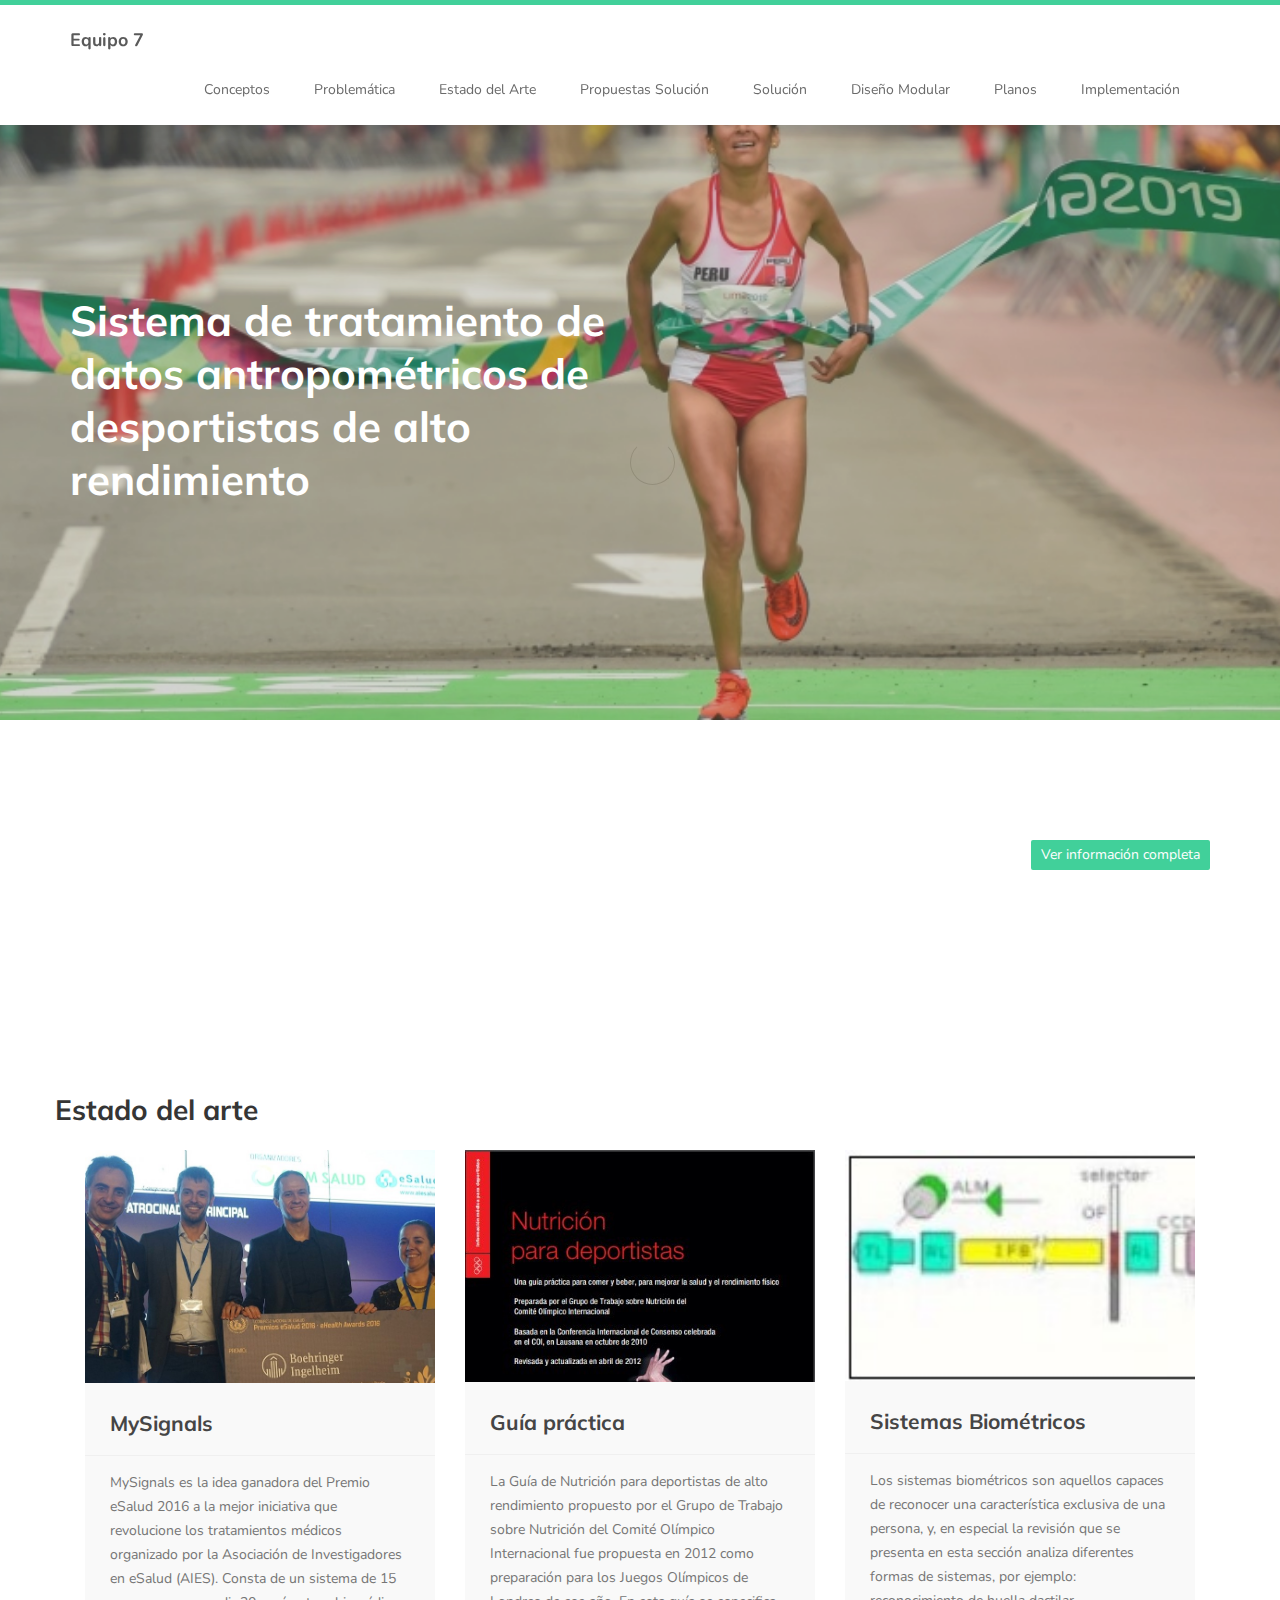
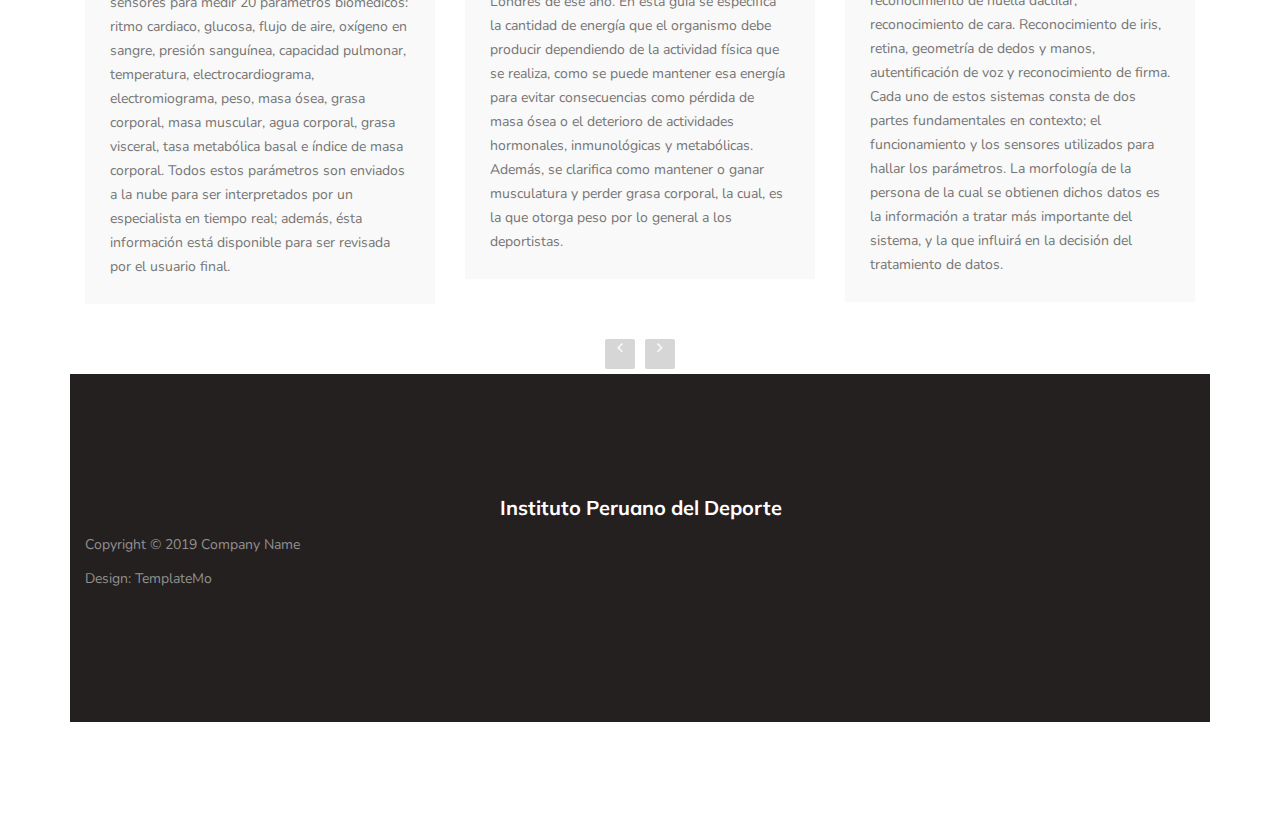
<file: estadoarte.html>
<title>Equipo 7</title>
<!-- 
Known Template 
https://templatemo.com/tm-516-known
-->
     <meta charset="UTF-8">
     <meta http-equiv="X-UA-Compatible" content="IE=Edge">
     <meta name="description" content="">
     <meta name="keywords" content="">
     <meta name="author" content="">
     <meta name="viewport" content="width=device-width, initial-scale=1, maximum-scale=1">

     <link rel="stylesheet" href="css/bootstrap.min.css">
     <link rel="stylesheet" href="css/font-awesome.min.css">
     <link rel="stylesheet" href="css/owl.carousel.css">
     <link rel="stylesheet" href="css/owl.theme.default.min.css">

     <!-- MAIN CSS -->
     <link rel="stylesheet" href="css/templatemo-style.css">
<style>
#text{
  position: absolute;
  top: 50%;
  left: 50%;
  font-size: 50px;
  color: white;
  transform: translate(-50%,-50%);
  -ms-transform: translate(-50%,-50%);
}
</style>
</head>
<body id="top" data-spy="scroll" data-target=".navbar-collapse" data-offset="50">
     
     <!-- PRE LOADER -->
     <section class="preloader">
          <div class="spinner">

               <span class="spinner-rotate"></span>
               
          </div>
     </section>


     <!-- MENU -->
     <section class="navbar custom-navbar navbar-fixed-top" role="navigation">
          <div class="container">

               <div class="navbar-header">
                    <button class="navbar-toggle" data-toggle="collapse" data-target=".navbar-collapse">
                         <span class="icon icon-bar"></span>
                         <span class="icon icon-bar"></span>
                         <span class="icon icon-bar"></span>
                    </button>

                    <!-- lOGO TEXT HERE -->
                    <a href="index.html" class="navbar-brand">Equipo 7</a>
               </div>

               <!-- MENU LINKS -->
               <div class="collapse navbar-collapse">
                    <ul class="nav navbar-nav navbar-nav-first">
                          <li><a href="semana1.html" class="smoothScroll">Conceptos</a></li>
                         <li><a href="semana2.html" class="smoothScroll">Problemática</a></li>
                         <li><a href="estadoarte.html" class="smoothScroll">Estado del Arte</a></li>
                         <li><a href="semana3.html" class="smoothScroll">Propuestas Solución</a></li>
                         <li><a href="semana4.html" class="smoothScroll">Solución</a></li>
                         <li><a href="semana5.html" class="smoothScroll">Diseño Modular</a></li>
                         <li><a href="semana6.html" class="smoothScroll">Planos</a></li>
                         <li><a href="semana7.html" class="smoothScroll">Implementación</a></li>
                         
                    </ul>

               </div>

          </div>
     </section>

<!-- HOME -->
     <section id="home">
          <div class="row">

                    <div class="owl-carousel owl-theme home-slider">
                         <div class="item item-first">
                              <div class="caption">
                                   <div class="container">
                                        <div class="col-md-6 col-sm-12">
                                             <h1>Sistema de tratamiento de datos antropométricos de desportistas de alto rendimiento</h1>
                                        </div>
                                   </div>
                              </div>
                         </div>

                         <div class="item item-second">
                              <div class="caption">
                                   <div class="container">
                                        <div class="col-md-6 col-sm-12">
                                             <h1>Sistema de tratamiento de datos antropométricos de desportistas de alto rendimiento</h1>
                                        </div>
                                   </div>
                              </div>
                         </div>

                         <div class="item item-third">
                              <div class="caption">
                                   <div class="container">
                                        <div class="col-md-6 col-sm-12">
                                             <h1>Sistema de tratamiento de datos antropométricos de desportistas de alto rendimiento</h1>
                                        </div>
                                   </div>
                              </div>
                         </div>
                    </div>
          </div>
     </section>  
     
     <!-- ABOUT -->
     <section id="about">
          <div class="container">               
               <div class="row">
                    <div class="col-md-12 col-sm-12">
                         <div class="about-info">
                              <div class="section-title">
                                   <h2></h2>
                                   <div class="courses-price">
                                        <a href="blog2.html"><span>Ver información completa</span></a>
                                   </div> 
                                   
      </section>
       
 <!-- Courses -->
     <section id="courses">
          <div class="container">
               <div class="row">
                    <h2>Estado del arte</h2>

                    <div class="col-md-12 col-sm-12">      
                         <div class="owl-carousel owl-theme owl-courses">
                              <div class="col-md-4 col-sm-4">
                                   <div class="item">
                                        <div class="courses-thumb">
                                             <div class="courses-top">
                                                  <div class="courses-image">
                                                       <img src="images/arte1.jpeg" class="img-responsive" alt="">
                                                  </div>                                                  
                                             </div>

                                             <div class="courses-detail">
                                                  <h3>MySignals</h3>
                                             </div>

                                             <div class="courses-info">
                                                  <div class="courses-author">
                                                       <p>MySignals es la idea ganadora del Premio eSalud 2016 a la mejor iniciativa que revolucione los tratamientos médicos organizado por la Asociación de Investigadores en eSalud (AIES). Consta de un sistema de 15 sensores para medir 20 parámetros biomédicos: ritmo cardiaco, glucosa, flujo de aire, oxígeno en sangre, presión sanguínea, capacidad pulmonar, temperatura, electrocardiograma, electromiograma, peso, masa ósea, grasa corporal, masa muscular, agua corporal, grasa visceral, tasa metabólica basal e índice de masa corporal. Todos estos parámetros son enviados a la nube para ser interpretados por un especialista en tiempo real; además, ésta información está disponible para ser revisada por el usuario final.</p>
                                                  </div>                                                  
                                             </div>
                                        </div>
                                   </div>
                              </div>
                              
                              <div class="col-md-4 col-sm-4">
                                   <div class="item">
                                        <div class="courses-thumb">
                                             <div class="courses-top">
                                                  <div class="courses-image">
                                                       <img src="images/arte2.jpeg" class="img-responsive" alt="">
                                                  </div>                                                  
                                             </div>

                                             <div class="courses-detail">
                                                  <h3>Guía práctica</h3>
                                             </div>

                                             <div class="courses-info">
                                                  <div class="courses-author">
                                                       <p>La Guía de Nutrición para deportistas de alto rendimiento propuesto por el Grupo de Trabajo sobre Nutrición del Comité Olímpico Internacional fue propuesta en 2012 como preparación para los Juegos Olímpicos de Londres de ese año. En esta guía se especifica la cantidad de energía que el organismo debe producir dependiendo de la actividad física que se realiza, como se puede mantener esa energía para evitar consecuencias como pérdida de masa ósea o el deterioro de actividades hormonales, inmunológicas y metabólicas. Además, se clarifica como mantener o ganar musculatura y perder grasa corporal, la cual, es la que otorga peso por lo general a los deportistas.</p>
                                                  </div>                                                  
                                             </div>
                                        </div>
                                   </div>
                              </div>
                              
                              <div class="col-md-4 col-sm-4">
                                   <div class="item">
                                        <div class="courses-thumb">
                                             <div class="courses-top">
                                                  <div class="courses-image">
                                                       <img src="images/arte3.jpeg" class="img-responsive" alt="">
                                                  </div>                                                  
                                             </div>

                                             <div class="courses-detail">
                                                  <h3>Sistemas Biométricos</h3>
                                             </div>

                                             <div class="courses-info">
                                                  <div class="courses-author">
                                                       <p>Los sistemas biométricos son aquellos capaces de reconocer una característica exclusiva de una persona, y, en especial la revisión que se presenta en esta sección analiza diferentes formas de sistemas, por ejemplo: reconocimiento de huella dactilar, reconocimiento de cara. Reconocimiento de iris, retina, geometría de dedos y manos, autentificación de voz y reconocimiento de firma. Cada uno de estos sistemas consta de dos partes fundamentales en contexto; el funcionamiento y los sensores utilizados para hallar los parámetros. La morfología de la persona de la cual se obtienen dichos datos es la información a tratar más importante del sistema, y la que influirá en la decisión del tratamiento de datos.</p>
                                                  </div>                                                  
                                             </div>
                                        </div>
                                   </div>
                              </div>
                              
                              <div class="col-md-4 col-sm-4">
                                   <div class="item">
                                        <div class="courses-thumb">
                                             <div class="courses-top">
                                                  <div class="courses-image">
                                                       <img src="images/arte4.jpeg" class="img-responsive" alt="">
                                                  </div>                                                  
                                             </div>

                                             <div class="courses-detail">
                                                  <h3> Tecnologías de información</h3>
                                             </div>

                                             <div class="courses-info">
                                                  <div class="courses-author">
                                                       <p>Es un sistema multiuso que busca crear una base de datos antropométricos de cada deportista. Como mencionan Fuentes Covarrubias et al. (2018) el propósito del proyecto es monitorear los avances y resultados logrados, así como generar un historial y un modelo de proporcionalidad antropométrica para deportistas. La aplicación permite acceder al sistema mediante un Login y añadir información personal y de identificación de los deportistas, así como registro deportivo, médico y físico. El lenguaje de programación usado para la aplicación web fue HyperText Markup Language (HTML) y la herramienta de software Axure para permitir la interacción amigable con el usuario.</p>
                                                  </div>                                                  
                                             </div>
                                        </div>
                                   </div>
                              </div>
                              
                              <div class="col-md-4 col-sm-4">
                                   <div class="item">
                                        <div class="courses-thumb">
                                             <div class="courses-top">
                                                  <div class="courses-image">
                                                       <img src="images/arte5.jpeg" class="img-responsive" alt="">
                                                  </div>                                                  
                                             </div>

                                             <div class="courses-detail">
                                                  <h3>Software Anthro Plus</h3>
                                             </div>

                                             <div class="courses-info">
                                                  <div class="courses-author">
                                                       <p>Es un programa creado por la Organización Mundial de la Salud que permite comparar datos de peso, altura y longitudes con estándares de niños y adolescentes de 1 a 19 años con estándares de crecimiento de niños. Permite el ingreso de una base de datos en formato Texto Unicode acerca de parámetros como peso, altura según edad, talla así como algunas otras mediciones de pliegues cutáneos y perímetros (individuales como grupales). Con ello, el programa realiza cálculos y luego análisis estadísticos mediante gráficos e indicadores para que puedan ser interpretados.</p>
                                                  </div>                                                  
                                             </div>
                                        </div>
                                   </div>
                              </div>
                              
                              <div class="col-md-4 col-sm-4">
                                   <div class="item">
                                        <div class="courses-thumb">
                                             <div class="courses-top">
                                                  <div class="courses-image">
                                                       <img src="images/arte6.png" class="img-responsive" alt="">
                                                  </div>                                                  
                                             </div>

                                             <div class="courses-detail">
                                                  <h3>STYKU.</h3>
                                             </div>

                                             <div class="courses-info">
                                                  <div class="courses-author">
                                                       <p>STYKU. Visualize yourself in 3D. Consiste en un escáner corporal 3D que captura las medidas corporales reales de los clientes. La tecnología Styku consigue crear un modelo idéntico del cuerpo humano en 3D, gracias a dicho modelo, se logra extraer de una forma precisa cientos de medidas en pocos segundos.

Métodos de medición como la bioimpedancia y antropometría en general, son propensos al error humano; Sin embargo, Styku detecta y mide automáticamente en pocos segundos. Además genera una interpretación de los resultados en el cual los clientes pueden ver el desarrollo a lo largo del tiempo.</p>
                                                  </div>                                                  
                                             </div>
                                        </div>
                                   </div>
                              </div>
                              </div>                              
                    

       <!-- FOOTER -->
     <footer id="footer">
          <div class="container">
               <div class="row">

                    <div class="col-md-4 col-sm-6">
                         <div class="footer-info">
                              <div class="section-title">
                                   <h2>Instituto Peruano del Deporte</h2>
                              </div>
                                                           
                              <div class="copyright-text"> 
                                   <p>Copyright &copy; 2019 Company Name</p>
                                   
                                   <p>Design: TemplateMo</p>
                              </div>
                         </div>
                    </div>

                    <div class="col-md-4 col-sm-6">
                         <div class="footer-info">
                                                       
                              <div class="footer_menu">
                                   
                              </div>
                         </div>
                    </div>
                                    
               </div>
          </div>
     </footer>

     <!-- SCRIPTS -->
     <script src="js/jquery.js"></script>
     <script src="js/bootstrap.min.js"></script>
     <script src="js/owl.carousel.min.js"></script>
     <script src="js/smoothscroll.js"></script>
     <script src="js/custom.js"></script>
                              
                              
</body>
</html>
</file>
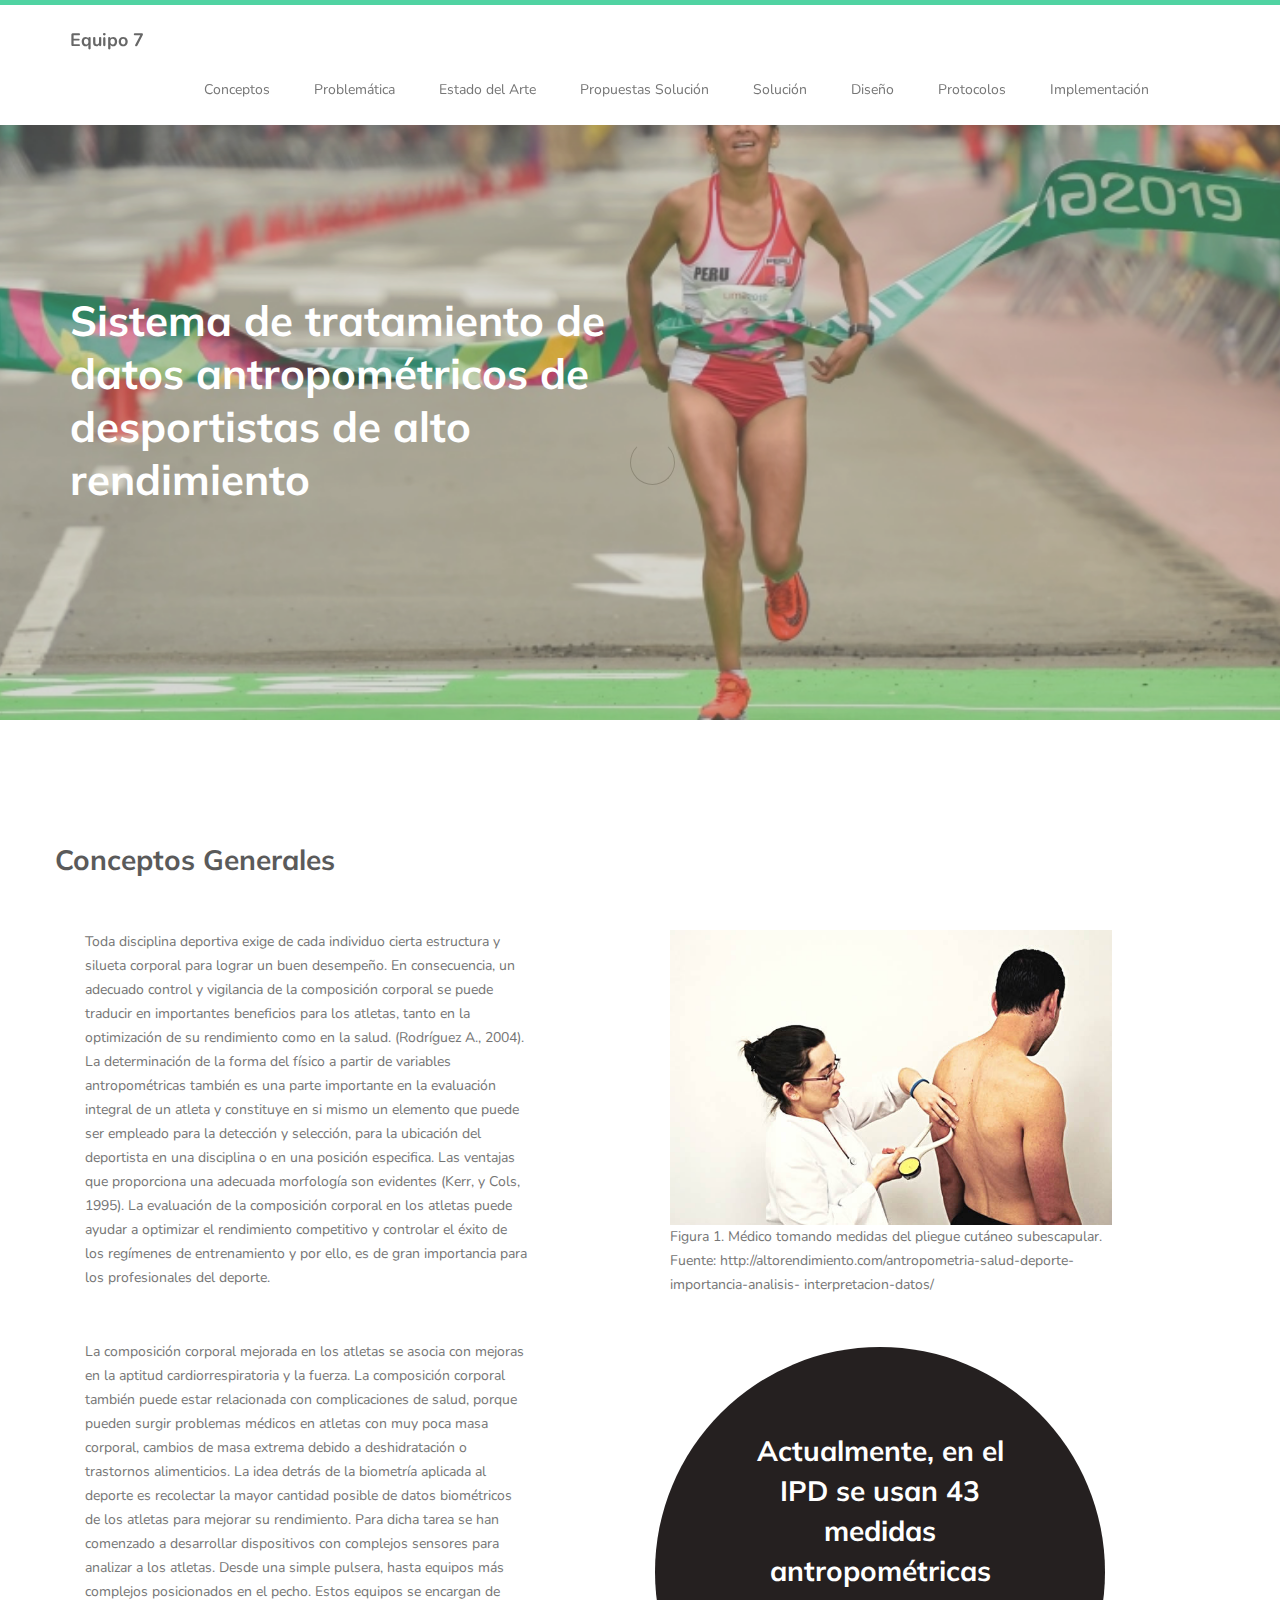
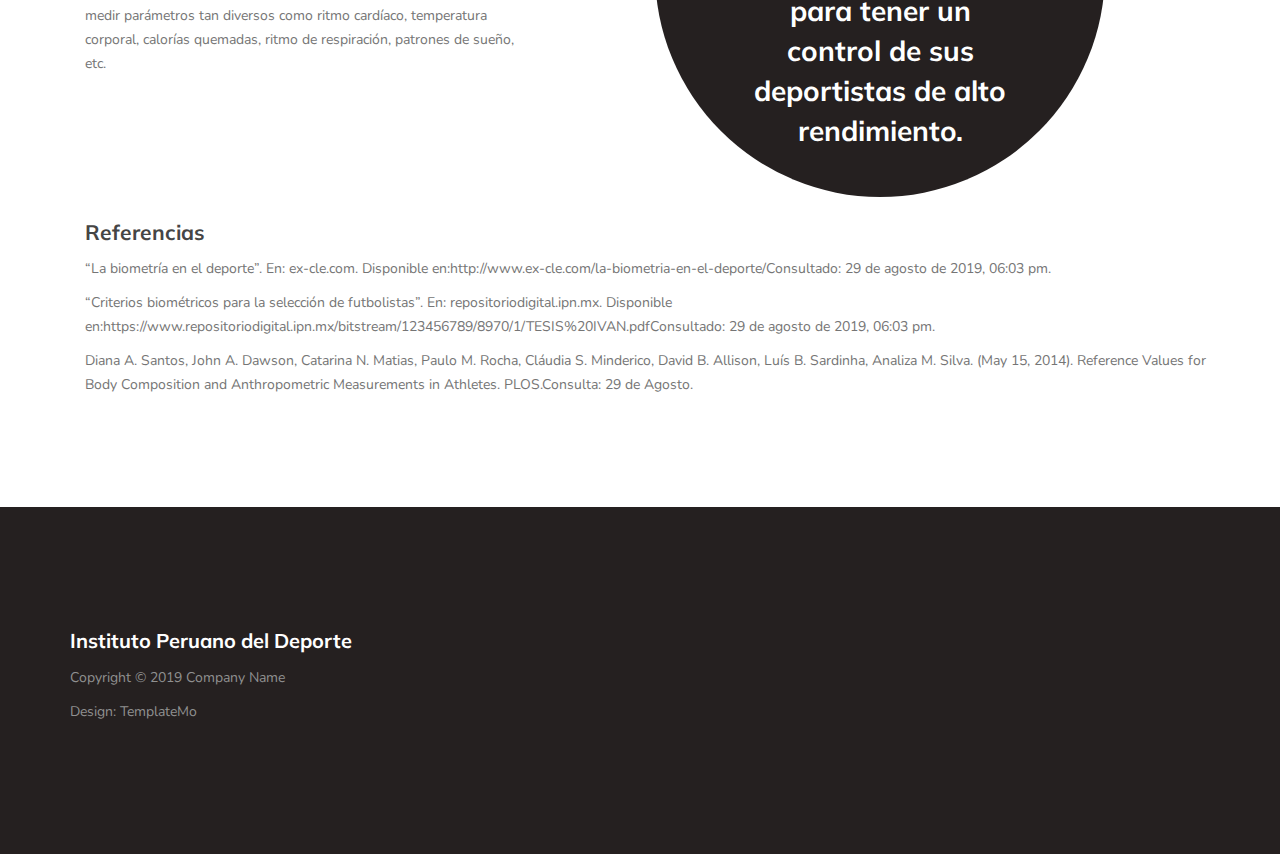
<file: semana1.html>
<title>Equipo 7</title>
<!-- 
Known Template 
https://templatemo.com/tm-516-known
-->
     <meta charset="UTF-8">
     <meta http-equiv="X-UA-Compatible" content="IE=Edge">
     <meta name="description" content="">
     <meta name="keywords" content="">
     <meta name="author" content="">
     <meta name="viewport" content="width=device-width, initial-scale=1, maximum-scale=1">

     <link rel="stylesheet" href="css/bootstrap.min.css">
     <link rel="stylesheet" href="css/font-awesome.min.css">
     <link rel="stylesheet" href="css/owl.carousel.css">
     <link rel="stylesheet" href="css/owl.theme.default.min.css">

     <!-- MAIN CSS -->
     <link rel="stylesheet" href="css/templatemo-style.css">

</head>
<body id="top" data-spy="scroll" data-target=".navbar-collapse" data-offset="50">

     <!-- PRE LOADER -->
     <section class="preloader">
          <div class="spinner">

               <span class="spinner-rotate"></span>
               
          </div>
     </section>


     <!-- MENU -->
     <section class="navbar custom-navbar navbar-fixed-top" role="navigation">
          <div class="container">

               <div class="navbar-header">
                    <button class="navbar-toggle" data-toggle="collapse" data-target=".navbar-collapse">
                         <span class="icon icon-bar"></span>
                         <span class="icon icon-bar"></span>
                         <span class="icon icon-bar"></span>
                    </button>

                    <!-- lOGO TEXT HERE -->
                    <a href="index.html" class="navbar-brand">Equipo 7</a>
               </div>

               <!-- MENU LINKS -->
               <div class="collapse navbar-collapse">
                    <ul class="nav navbar-nav navbar-nav-first">
                         <li><a href="semana1.html" class="smoothScroll">Conceptos</a></li>
                         <li><a href="semana2.html" class="smoothScroll">Problemática</a></li>
                         <li><a href="estadoarte.html" class="smoothScroll">Estado del Arte</a></li>
                         <li><a href="semana3.html" class="smoothScroll">Propuestas Solución</a></li>
                         <li><a href="semana4.html" class="smoothScroll">Solución</a></li>
                         <li><a href="semana5.html" class="smoothScroll">Diseño</a></li>
                         <li><a href="semana6.html" class="smoothScroll">Protocolos</a></li>
                         <li><a href="semana7.html" class="smoothScroll">Implementación</a></li>
                         
                    </ul>

               </div>

          </div>
     </section>


<!-- HOME -->
     <section id="home">
          <div class="row">

                    <div class="owl-carousel owl-theme home-slider">
                         <div class="item item-first">
                              <div class="caption">
                                   <div class="container">
                                        <div class="col-md-6 col-sm-12">
                                             <h1>Sistema de tratamiento de datos antropométricos de desportistas de alto rendimiento</h1>
                                        </div>
                                   </div>
                              </div>
                         </div>

                         <div class="item item-second">
                              <div class="caption">
                                   <div class="container">
                                        <div class="col-md-6 col-sm-12">
                                             <h1>Sistema de tratamiento de datos antropométricos de desportistas de alto rendimiento</h1>
                                        </div>
                                   </div>
                              </div>
                         </div>

                         <div class="item item-third">
                              <div class="caption">
                                   <div class="container">
                                        <div class="col-md-6 col-sm-12">
                                             <h1>Sistema de tratamiento de datos antropométricos de desportistas de alto rendimiento</h1>
                                        </div>
                                   </div>
                              </div>
                         </div>
                    </div>
          </div>
     </section>

      <!-- ABOUT -->
     <section id="about">
          <div class="container">
               <div class="row">
                    <h2>Conceptos Generales</h2>
                    <h2></h2>
                    <div class="col-md-5 col-sm-12">
                         <div class="about-info">
                                                            
                              <figure>                                  
                                   <figcaption>
                                         <p>Toda disciplina deportiva exige de cada individuo cierta estructura y silueta
                                           corporal para lograr un buen desempeño. En consecuencia, un adecuado control y
                                             vigilancia de la composición corporal se puede traducir en importantes beneficios
                                             para los atletas, tanto en la optimización de su rendimiento como en la salud.
                                             (Rodríguez A., 2004). La determinación de la forma del físico a partir de
                                             variables antropométricas también es una parte importante en la evaluación integral
                                             de un atleta y constituye en si mismo un elemento que puede ser empleado para la
                                             detección y selección, para la ubicación del deportista en una disciplina o en una
                                             posición especifica. Las ventajas que proporciona una adecuada morfología son
                                             evidentes (Kerr, y Cols, 1995). La evaluación de la composición corporal en los
                                             atletas puede ayudar a optimizar el rendimiento competitivo y controlar el éxito de
                                             los regímenes de entrenamiento y por ello, es de gran importancia para los profesionales
                                             del deporte.</p>                                        
                                   </figcaption>
                              </figure>   
                                                                
                              <figure>     
                                   <figcaption>
                                        <h2></h2>
                                        <p> La composición corporal mejorada en los atletas se asocia con mejoras en la aptitud
                                        cardiorrespiratoria y la fuerza. La composición corporal también puede estar relacionada
                                        con complicaciones de salud, porque pueden surgir problemas médicos en atletas con muy
                                        poca masa corporal, cambios de masa extrema debido a deshidratación o trastornos
                                        alimenticios. La idea detrás de la biometría aplicada al deporte es recolectar la mayor                                       
                                        cantidad posible de datos biométricos de los atletas para mejorar su rendimiento. Para
                                        dicha tarea se han comenzado a desarrollar dispositivos con complejos sensores para analizar
                                        a los atletas. Desde una simple pulsera, hasta equipos más complejos posicionados en el
                                        pecho. Estos equipos se encargan de medir parámetros tan diversos como ritmo cardíaco,
                                        temperatura corporal, calorías quemadas, ritmo de respiración, patrones de sueño, etc. </p>
                                   </figcaption>                                   
                              </figure> 
                              
                         </div>
                    </div>
                    
                  
                    <div class="col-md-offset-1 col-md-5 col-sm-12">
                         <div class="about-info">                              
                              <figure>                                  
                                   <figcaption>
                                        <img src="images/doctor_medidas.jpg" class="img-responsive" alt="">  
                                        <p>Figura 1. Médico tomando medidas del pliegue cutáneo subescapular. Fuente:
                                        http://altorendimiento.com/antropometria-salud-deporte-importancia-analisis-
                                        interpretacion-datos/</p>
                                   </figcaption>
                              </figure>
                         </div>                             
                         <h2></h2>
                         <div class="entry-form">
                              <h2>Actualmente, en el IPD se usan 43 medidas antropométricas para tener un control de sus deportistas de alto rendimiento. </h2>
                         </div>
                    </div>
                    
                    <div class="col-md-12 col-sm-12">
                         <div class="about-info">
                              
                              
                              <figure>                                  
                                   <figcaption>
                                        <h3>Referencias</h3> 
                                        <p></p>
                                             <p>“La biometría en el deporte”. En: ex-cle.com. Disponible en:http://www.ex-cle.com/la-biometria-en-el-deporte/Consultado: 29 de agosto de 2019, 06:03 pm.</p>
                                             <p>“Criterios biométricos para la selección de futbolistas”. En: repositoriodigital.ipn.mx. Disponible en:https://www.repositoriodigital.ipn.mx/bitstream/123456789/8970/1/TESIS%20IVAN.pdfConsultado: 29 de agosto de 2019, 06:03 pm.</p>
                                             <p>Diana A. Santos, John A. Dawson, Catarina N. Matias, Paulo M. Rocha, Cláudia S. Minderico, David B. Allison, Luís B. Sardinha, Analiza M. Silva. (May 15, 2014). Reference Values for Body Composition and Anthropometric Measurements in Athletes. PLOS.Consulta: 29 de Agosto.</p>                                        
                                        
                                        
                                   </figcaption>
                              </figure>                                                   
                                                          
                         </div>
                    </div>
                    

               </div>
          </div>
     </section>


     

       <!-- FOOTER -->
     <footer id="footer">
          <div class="container">
               <div class="row">

                    <div class="col-md-4 col-sm-6">
                         <div class="footer-info">
                              <div class="section-title">
                                   <h2>Instituto Peruano del Deporte</h2>
                              </div>
                                                           
                              <div class="copyright-text"> 
                                   <p>Copyright &copy; 2019 Company Name</p>
                                   
                                   <p>Design: TemplateMo</p>
                              </div>
                         </div>
                    </div>

                    <div class="col-md-4 col-sm-6">
                         <div class="footer-info">
                                                       
                              <div class="footer_menu">
                                   
                              </div>
                         </div>
                    </div>
                                    
               </div>
          </div>
     </footer>

     <!-- SCRIPTS -->
     <script src="js/jquery.js"></script>
     <script src="js/bootstrap.min.js"></script>
     <script src="js/owl.carousel.min.js"></script>
     <script src="js/smoothscroll.js"></script>
     <script src="js/custom.js"></script>

</body>
</html>
</file>
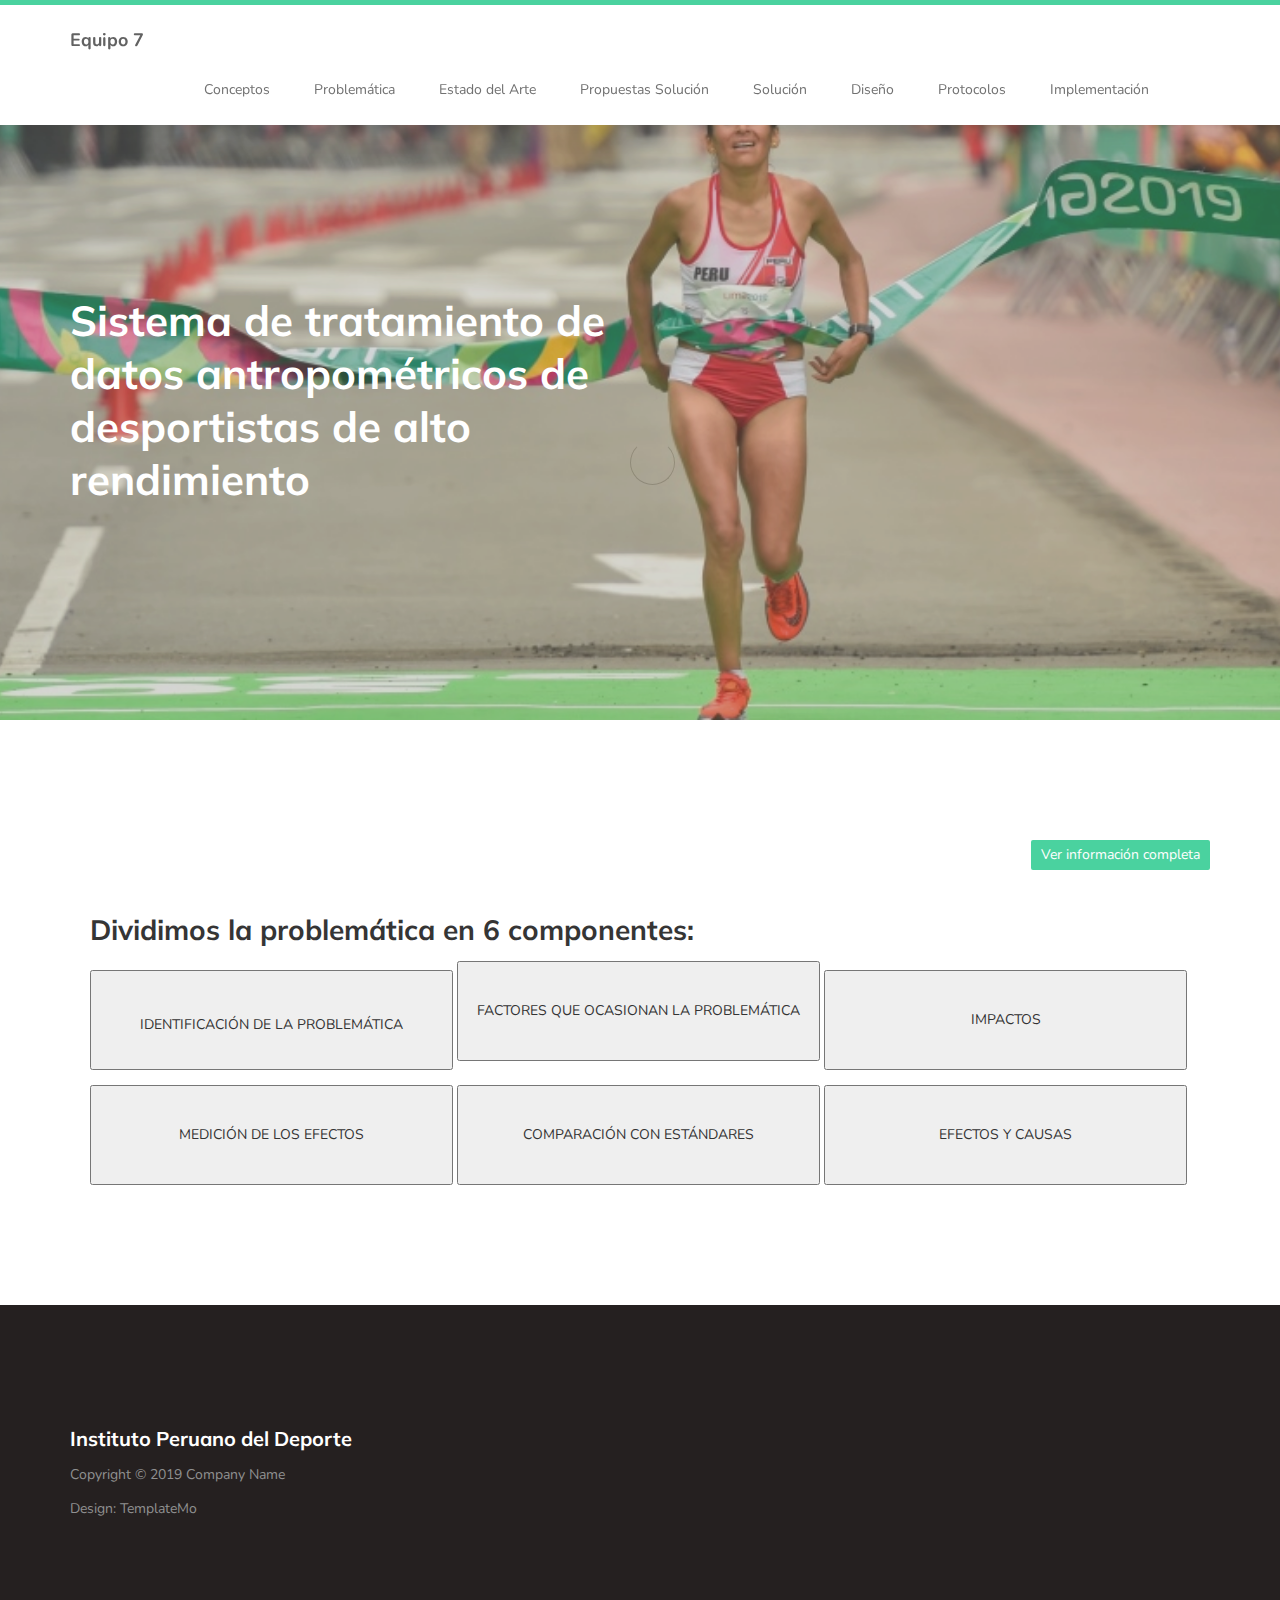
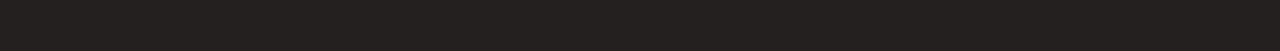
<file: semana2.html>
<html>
<title>Equipo 7</title>
<head>
<!-- 
Known Template 
https://templatemo.com/tm-516-known
-->
     <meta charset="UTF-8">
     <meta http-equiv="X-UA-Compatible" content="IE=Edge">
     <meta name="description" content="">
     <meta name="keywords" content="">
     <meta name="author" content="">
     <meta name="viewport" content="width=device-width, initial-scale=1, maximum-scale=1">

     <link rel="stylesheet" href="css/bootstrap.min.css">
     <link rel="stylesheet" href="css/font-awesome.min.css">
     <link rel="stylesheet" href="css/owl.carousel.css">
     <link rel="stylesheet" href="css/owl.theme.default.min.css">

     <!-- MAIN CSS -->
     <link rel="stylesheet" href="css/templatemo-style.css">
<style>
#text{
  position: absolute;
  top: 50%;
  left: 50%;
  font-size: 50px;
  color: white;
  transform: translate(-50%,-50%);
  -ms-transform: translate(-50%,-50%);
}
</style>
</head>
<body id="top" data-spy="scroll" data-target=".navbar-collapse" data-offset="50">
     
     <!-- PRE LOADER -->
     <section class="preloader">
          <div class="spinner">

               <span class="spinner-rotate"></span>
               
          </div>
     </section>


     <!-- MENU -->
     <section class="navbar custom-navbar navbar-fixed-top" role="navigation">
          <div class="container">

               <div class="navbar-header">
                    <button class="navbar-toggle" data-toggle="collapse" data-target=".navbar-collapse">
                         <span class="icon icon-bar"></span>
                         <span class="icon icon-bar"></span>
                         <span class="icon icon-bar"></span>
                    </button>

                    <!-- lOGO TEXT HERE -->
                    <a href="index.html" class="navbar-brand">Equipo 7</a>
               </div>

               <!-- MENU LINKS -->
               <div class="collapse navbar-collapse">
                    <ul class="nav navbar-nav navbar-nav-first">
                         <li><a href="semana1.html" class="smoothScroll">Conceptos</a></li>
                         <li><a href="semana2.html" class="smoothScroll">Problemática</a></li>
                         <li><a href="estadoarte.html" class="smoothScroll">Estado del Arte</a></li>
                         <li><a href="semana3.html" class="smoothScroll">Propuestas Solución</a></li>
                         <li><a href="semana4.html" class="smoothScroll">Solución</a></li>
                         <li><a href="semana5.html" class="smoothScroll">Diseño</a></li>
                         <li><a href="semana6.html" class="smoothScroll">Protocolos</a></li>
                         <li><a href="semana7.html" class="smoothScroll">Implementación</a></li>

                    </ul>

               </div>

          </div>
     </section>

<!-- HOME -->
     <section id="home">
          <div class="row">

                    <div class="owl-carousel owl-theme home-slider">
                         <div class="item item-first">
                              <div class="caption">
                                   <div class="container">
                                        <div class="col-md-6 col-sm-12">
                                             <h1>Sistema de tratamiento de datos antropométricos de desportistas de alto rendimiento</h1>
                                        </div>
                                   </div>
                              </div>
                         </div>

                         <div class="item item-second">
                              <div class="caption">
                                   <div class="container">
                                        <div class="col-md-6 col-sm-12">
                                             <h1>Sistema de tratamiento de datos antropométricos de desportistas de alto rendimiento</h1>
                                        </div>
                                   </div>
                              </div>
                         </div>

                         <div class="item item-third">
                              <div class="caption">
                                   <div class="container">
                                        <div class="col-md-6 col-sm-12">
                                             <h1>Sistema de tratamiento de datos antropométricos de desportistas de alto rendimiento</h1>
                                        </div>
                                   </div>
                              </div>
                         </div>
                    </div>
          </div>
     </section>  
     
     <!-- ABOUT -->
     <section id="about">
          <div class="container">               
               <div class="row">
                    <div class="col-md-12 col-sm-12">
                         <div class="about-info">
                              <div class="section-title">
                                   <h2></h2>
                                   <div class="courses-price">
                                        <a href="blog2.html"><span>Ver información completa</span></a>
                                   </div>      
                              </div>
                              <div style="margin:auto">
                               
                                   <div id="overlay" onclick="off()">
                                        <div id="text" style="position:absolute; top:50%; left:50%">
                                             <img src="images/RESUMEN PROBLEMATICA.jpg" class="img-responsive" alt="">
                                        </div>
                                   </div>
                                   
                                   <div id="overlay2" class="overlay2" onclick="off2()" style="display:none; background-color: rgba(0,0,0,0.5); ">
                                        <div id="text" style="position:absolute; top:50%; left:50%">
                                             <img src="images/RESUMEN PROBLEMATICA (1).jpg" class="img-responsive" alt="">
                                        </div>
                                   </div>
                                   
                                    <div id="overlay3" class="overlay3" onclick="off3()" style="display:none; background-color: rgba(0,0,0,0.5); ">
                                        <div id="text" style="position:absolute; top:50%; left:50%">
                                             <img src="images/RESUMEN PROBLEMATICA (2).jpg" class="img-responsive" alt="">
                                        </div>
                                   </div>
                                   
                                    <div id="overlay4" class="overlay4" onclick="off4()" style="display:none; background-color: rgba(0,0,0,0.5); ">
                                        <div id="text" style="position:absolute; top:50%; left:50%">
                                             <img src="images/RESUMEN PROBLEMATICA (3).jpg" class="img-responsive" alt="">
                                        </div>
                                   </div>
                                   
                                    <div id="overlay5" class="overlay5" onclick="off5()" style="display:none; background-color: rgba(0,0,0,0.5); ">
                                        <div id="text" style="position:absolute; top:50%; left:50%">
                                             <img src="images/RESUMEN PROBLEMATICA (4).jpg" class="img-responsive" alt="">
                                        </div>
                                   </div>
                                  <div id="overlay6" class="overlay5" onclick="off6()" style="display:none; background-color: rgba(0,0,0,0.5); ">
                                        <div id="text" style="position:absolute; top:50%; left:50%">
                                             <img src="images/ANTROANALYTICS.jpg" class="img-responsive" alt="">
                                        </div>
                                   </div>

                                   <div style="padding:20px">
                                         <h2>Dividimos la problemática en 6 componentes:</h2>
                                         <button onclick="on()" style="height:100px; width:33%;padding-top:10px">IDENTIFICACIÓN DE LA PROBLEMÁTICA</button>
                                        <button onclick="on2()" style="height:100px; width:33%;top: -14px;position: relative">FACTORES QUE OCASIONAN LA PROBLEMÁTICA</button>
                                        <button onclick="on3()" style="height:100px; width:33%;top: -5px;position: relative">IMPACTOS</button>

                                        <button onclick="on4()" style="height:100px; width:33%;margin-top:10px">MEDICIÓN DE LOS EFECTOS</button>
                                        <button onclick="on5()" style="height:100px; width:33%; margin-top:10px">COMPARACIÓN CON ESTÁNDARES</button>
                                       <button onclick="on6()" style="height:100px; width:33%;margin-top:10px">EFECTOS Y CAUSAS</button>
                                   </div>

                              </div>
                         </div>
                    </div>
               </div>
          </div>
     </section>
       

                    

       <!-- FOOTER -->
     <footer id="footer">
          <div class="container">
               <div class="row">

                    <div class="col-md-4 col-sm-6">
                         <div class="footer-info">
                              <div class="section-title">
                                   <h2>Instituto Peruano del Deporte</h2>
                              </div>
                                                           
                              <div class="copyright-text"> 
                                   <p>Copyright &copy; 2019 Company Name</p>
                                   
                                   <p>Design: TemplateMo</p>
                              </div>
                         </div>
                    </div>

                    <div class="col-md-4 col-sm-6">
                         <div class="footer-info">
                                                       
                              <div class="footer_menu">
                                   
                              </div>
                         </div>
                    </div>
                                    
               </div>
          </div>
     </footer>

     <!-- SCRIPTS -->
     <script src="js/jquery.js"></script>
     <script src="js/bootstrap.min.js"></script>
     <script src="js/owl.carousel.min.js"></script>
     <script src="js/smoothscroll.js"></script>
     <script src="js/custom.js"></script>
     <script>
          function on() {
  document.getElementById("overlay").style.display = "block";
}

function off() {
  document.getElementById("overlay").style.display = "none";
}
          
          function on2() {
  document.getElementById("overlay2").style.display = "block";
}

function off2() {
  document.getElementById("overlay2").style.display = "none";
}
          
           function on3() {
  document.getElementById("overlay3").style.display = "block";
}
function off3() {
  document.getElementById("overlay3").style.display = "none";
}
          
           function on4() {
  document.getElementById("overlay4").style.display = "block";
}
function off4() {
  document.getElementById("overlay4").style.display = "none";
}
          
           function on5() {
  document.getElementById("overlay5").style.display = "block";
}
function off5() {
  document.getElementById("overlay5").style.display = "none";
}
         function on6() {
  document.getElementById("overlay6").style.display = "block";
}
function off6() {
  document.getElementById("overlay6").style.display = "none";
}
     </script>

</body>
</html>
</file>
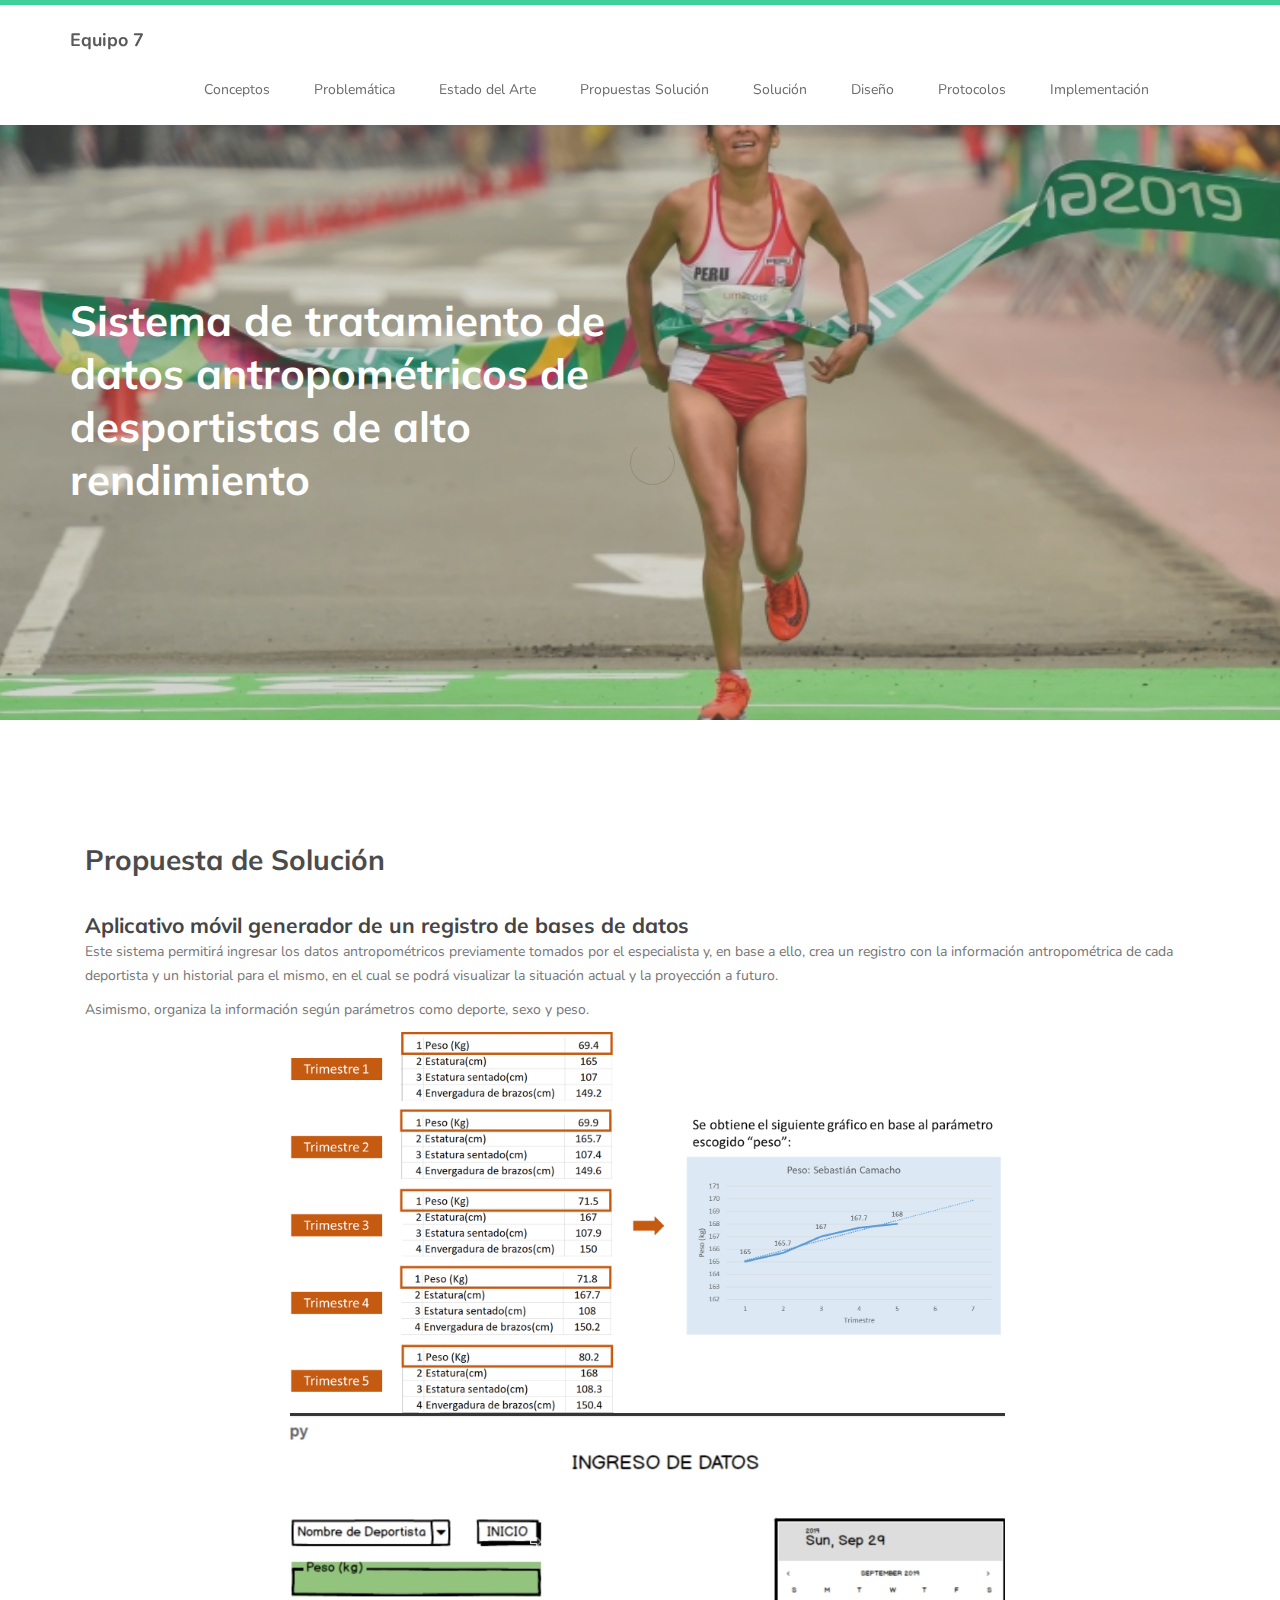
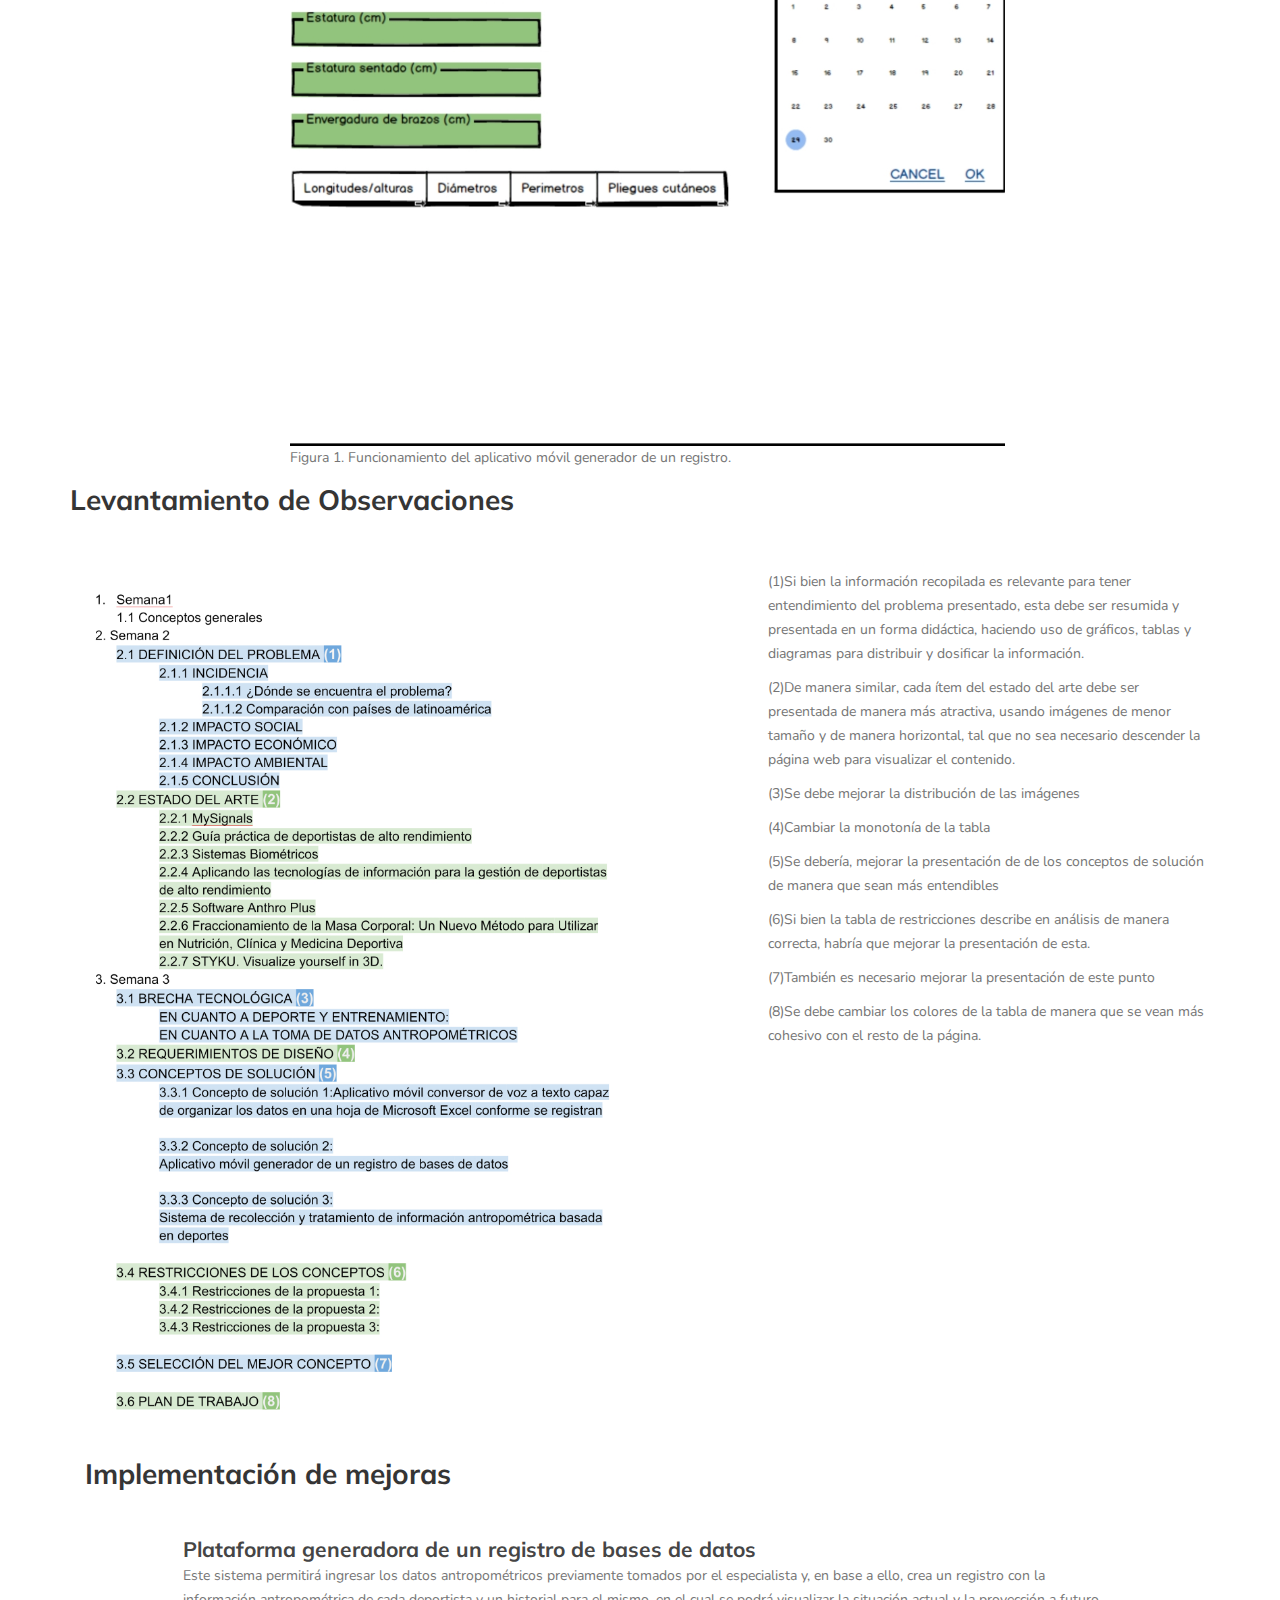
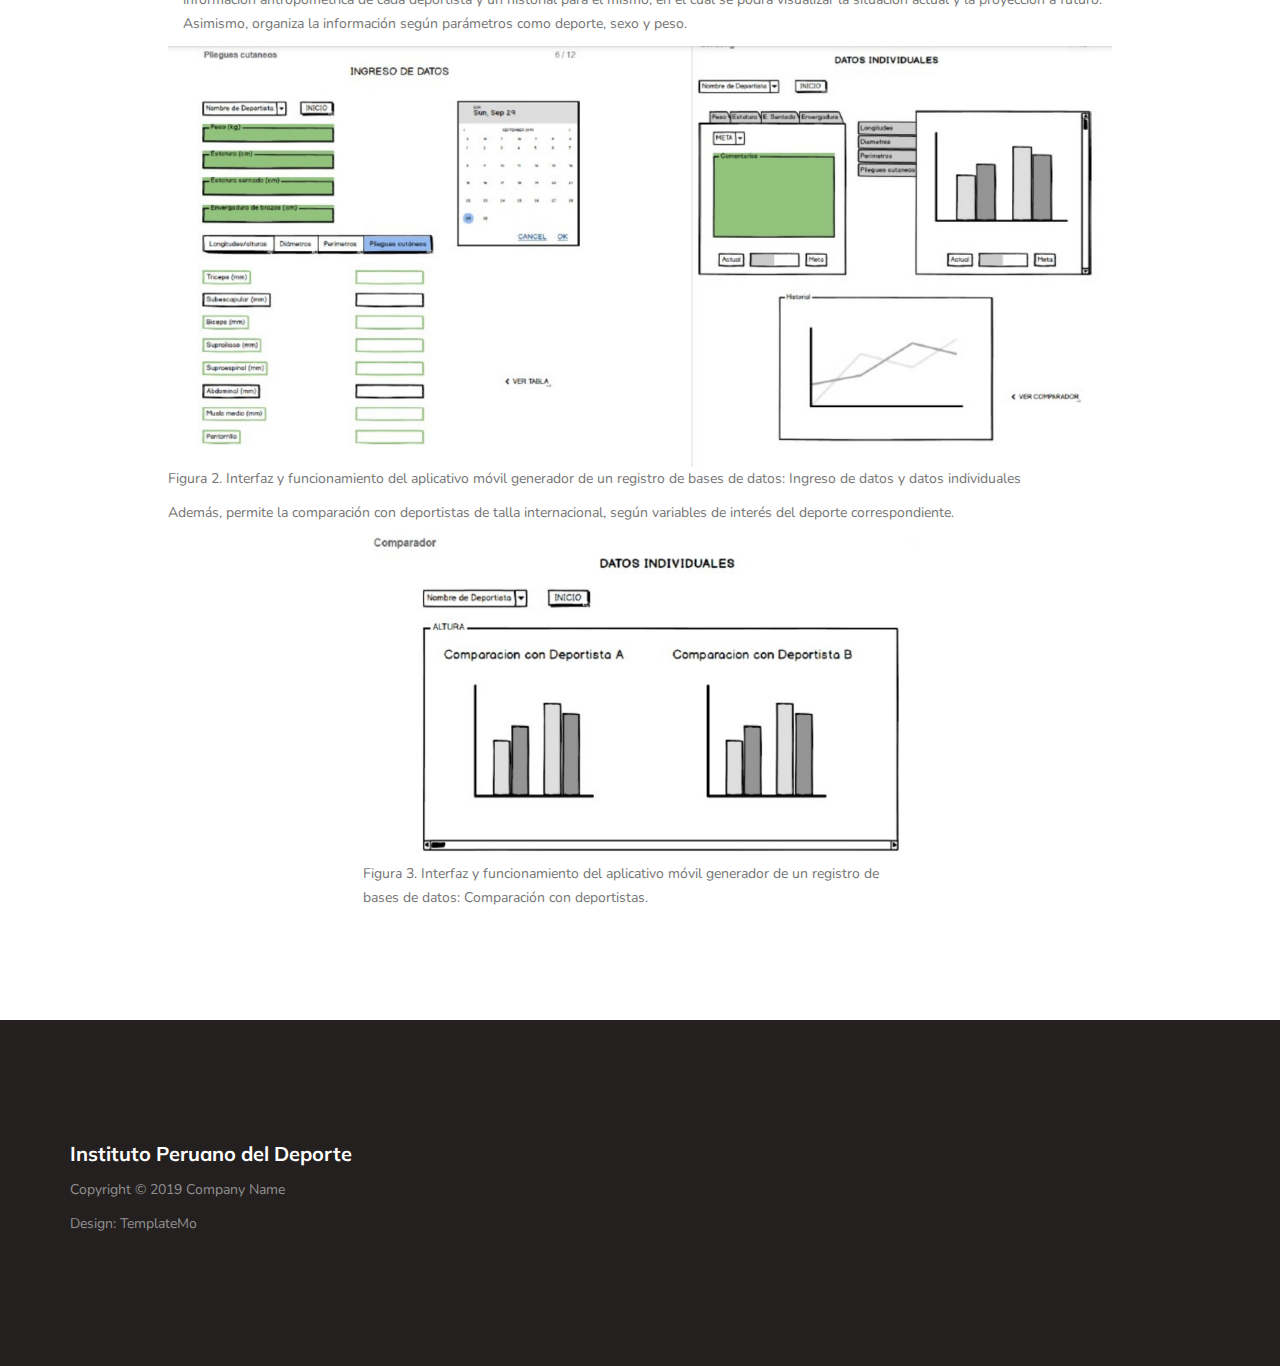
<file: semana4.html>
<title>Equipo 7</title>
<!-- 
Known Template 
https://templatemo.com/tm-516-known
-->
     <meta charset="UTF-8">
     <meta http-equiv="X-UA-Compatible" content="IE=Edge">
     <meta name="description" content="">
     <meta name="keywords" content="">
     <meta name="author" content="">
     <meta name="viewport" content="width=device-width, initial-scale=1, maximum-scale=1">

     <link rel="stylesheet" href="css/bootstrap.min.css">
     <link rel="stylesheet" href="css/font-awesome.min.css">
     <link rel="stylesheet" href="css/owl.carousel.css">
     <link rel="stylesheet" href="css/owl.theme.default.min.css">

     <!-- MAIN CSS -->
     <link rel="stylesheet" href="css/templatemo-style.css">

</head>
<body id="top" data-spy="scroll" data-target=".navbar-collapse" data-offset="50">

     <!-- PRE LOADER -->
     <section class="preloader">
          <div class="spinner">

               <span class="spinner-rotate"></span>
               
          </div>
     </section>


     <!-- MENU -->
     <section class="navbar custom-navbar navbar-fixed-top" role="navigation">
          <div class="container">

               <div class="navbar-header">
                    <button class="navbar-toggle" data-toggle="collapse" data-target=".navbar-collapse">
                         <span class="icon icon-bar"></span>
                         <span class="icon icon-bar"></span>
                         <span class="icon icon-bar"></span>
                    </button>

                    <!-- lOGO TEXT HERE -->
                    <a href="index.html" class="navbar-brand">Equipo 7</a>
               </div>
<!-- MENU LINKS -->
               <div class="collapse navbar-collapse">
                    <ul class="nav navbar-nav navbar-nav-first">
                          <li><a href="semana1.html" class="smoothScroll">Conceptos</a></li>
                         <li><a href="semana2.html" class="smoothScroll">Problemática</a></li>
                         <li><a href="estadoarte.html" class="smoothScroll">Estado del Arte</a></li>
                         <li><a href="semana3.html" class="smoothScroll">Propuestas Solución</a></li>
                         <li><a href="semana4.html" class="smoothScroll">Solución</a></li>
                         <li><a href="semana5.html" class="smoothScroll">Diseño</a></li>
                         <li><a href="semana6.html" class="smoothScroll">Protocolos</a></li>
                         <li><a href="semana7.html" class="smoothScroll">Implementación</a></li>
                         
                    </ul>

               </div>

          </div>
     </section>

<!-- HOME -->
     <section id="home">
          <div class="row">

                    <div class="owl-carousel owl-theme home-slider">
                         <div class="item item-first">
                              <div class="caption">
                                   <div class="container">
                                        <div class="col-md-6 col-sm-12">
                                             <h1>Sistema de tratamiento de datos antropométricos de desportistas de alto rendimiento</h1>
                                        </div>
                                   </div>
                              </div>
                         </div>

                         <div class="item item-second">
                              <div class="caption">
                                   <div class="container">
                                        <div class="col-md-6 col-sm-12">
                                             <h1>Sistema de tratamiento de datos antropométricos de desportistas de alto rendimiento</h1>
                                        </div>
                                   </div>
                              </div>
                         </div>

<div class="item item-third">
                              <div class="caption">
                                   <div class="container">
                                        <div class="col-md-6 col-sm-12">
                                             <h1>Sistema de tratamiento de datos antropométricos de desportistas de alto rendimiento</h1>
                                        </div>
                                   </div>
                              </div>
                         </div>
                    </div>
          </div>
     </section>  
     
     <!-- ABOUT -->
     <section id="about">
          <div class="container">
             <div class="row">
                    <div class="col-md-12 col-sm-12">
                         <div class="about-info">
                              <figure>
                                   <h2>Propuesta de Solución</h2> 
                                   <h3>Aplicativo móvil generador de un registro de bases de datos</h3> 
                                   <p>Este sistema permitirá ingresar los datos antropométricos previamente tomados por el especialista y, en base a ello, crea un registro con la información antropométrica de cada deportista y un historial para el mismo, en el cual se podrá visualizar la situación actual y la proyección a futuro.</p>
                                    <p>Asimismo, organiza la información según parámetros como deporte, sexo y peso.</p>
                                    </figure>                   
                         </div>
                         
                     <div class="col-md-offset-2 col-md-8 col-sm-12">
                         <div class="about-info">
                              <figure>                                   
                                   <img src="images/im20.png" class="img-responsive" alt="">
                                   <img src="images/proto2.jpg" class="img-responsive" alt="">
                                   <p>Figura 1. Funcionamiento del aplicativo móvil generador de un registro.</p>
                              </figure>                   
                          </div>
                    </div>    
               </div>
          </div>
     
               <div class="row">

                    <div class="col-md-12 col-sm-12">
                         <div class="section-title">
                              <h2>Levantamiento de Observaciones</h2>
                         </div>
                      
                    </div>
                    
                    <div class="col-md-6 col-sm-12">                         
                         <div class="about-info">
                              <figure>
                                   
                                   <img src="images/Levobs.jpg" class="img-responsive" alt="">                                                                                                                                       
                              </figure>                                         
                         </div>
                    </div>
                    
                    
                    <div class="col-md-offset-1 col-md-5 col-sm-12">
                         <div class="about-info">                              
                              <figure>                                   
                                   <p>(1)Si bien la información recopilada es relevante para tener entendimiento del problema presentado, esta debe ser resumida y presentada en un forma didáctica, haciendo uso de gráficos, tablas y diagramas para distribuir y dosificar la información.</p>    
                                   <p>(2)De manera similar, cada ítem del estado del arte debe ser presentada de manera más atractiva, usando imágenes de menor tamaño y de manera horizontal, tal que no sea necesario descender la página web para visualizar el contenido.</p>
                                   <p>(3)Se debe mejorar la distribución de las imágenes</p>
                                   <p>(4)Cambiar la monotonía de la tabla</p>
                                   <p>(5)Se debería, mejorar la presentación de de los conceptos de solución de manera que sean más entendibles </p>
                                   <p>(6)Si bien la tabla de restricciones describe en análisis de manera correcta, habría que mejorar la presentación de esta.</p>
                                   <p>(7)También es necesario  mejorar la presentación de este punto</p>
                                   <p>(8)Se debe cambiar los colores de la tabla de manera que se vean más cohesivo con el resto de la página.</p>                                                                                                     
                              </figure>                                         
                         </div>
                    </div>
                    
                    <div class="col-md-12 col-sm-12">
                         <div class="about-info">                              
                              <figure>
                                   <h2>Implementación de mejoras</h2>                                                                                                     
                              </figure>
                         </div>
                    </div>
                    
                    <div class="col-md-offset-1 col-md-10 col-sm-12">
                         <div class="about-info">                              
                              <figure>                                   
                                   <h3>Plataforma generadora de un registro de bases de datos</h3>                                   
                                   <p>Este sistema permitirá ingresar los datos antropométricos previamente tomados por el especialista y, en base a ello, crea un registro con la información antropométrica de cada deportista y un historial para el mismo, en el cual se podrá visualizar la situación actual y la proyección a futuro. Asimismo, organiza la información según parámetros como deporte, sexo y peso.</p>
                                   </figure>                    
                                   <img src="images/Propuesta.jpg" class="img-responsive" alt="">
                                   <p>Figura 2. Interfaz y funcionamiento del aplicativo móvil generador de un registro de bases de datos: Ingreso de datos y datos individuales</p>
                                   <p>Además, permite la comparación con deportistas de talla internacional, según variables de interés del deporte correspondiente.</p>
                              <figure>      
                         </div>
                    </div> 
                         
                    <div class="col-md-offset-3 col-md-6 col-sm-12">
                         <div class="about-info">                    
                                   <p><img src="images/Propuestaa.jpg" class="img-responsive" alt=""></p>
                                   <p>Figura 3. Interfaz y funcionamiento del aplicativo móvil generador de un registro de bases de datos: Comparación con deportistas.</p>
                                                                                                                                
                              </figure>
                         </div>
                    </div>
               </div>
          </div>
     </section>
     
<!-- FOOTER -->
     <footer id="footer">
          <div class="container">
               <div class="row">

                    <div class="col-md-4 col-sm-6">
                         <div class="footer-info">
                              <div class="section-title">
                                   <h2>Instituto Peruano del Deporte</h2>
                              </div>
                                                           
                              <div class="copyright-text"> 
                                   <p>Copyright &copy; 2019 Company Name</p>
                                   
                                   <p>Design: TemplateMo</p>
                              </div>
                         </div>
                    </div>

                    <div class="col-md-4 col-sm-6">
                         <div class="footer-info">
                                                       
                              <div class="footer_menu">
                                   
                              </div>
                         </div>
                    </div>
                                    
               </div>
          </div>
     </footer>

     <!-- SCRIPTS -->
     <script src="js/jquery.js"></script>
     <script src="js/bootstrap.min.js"></script>
     <script src="js/owl.carousel.min.js"></script>
     <script src="js/smoothscroll.js"></script>
     <script src="js/custom.js"></script>

</body>
</html>
</file>
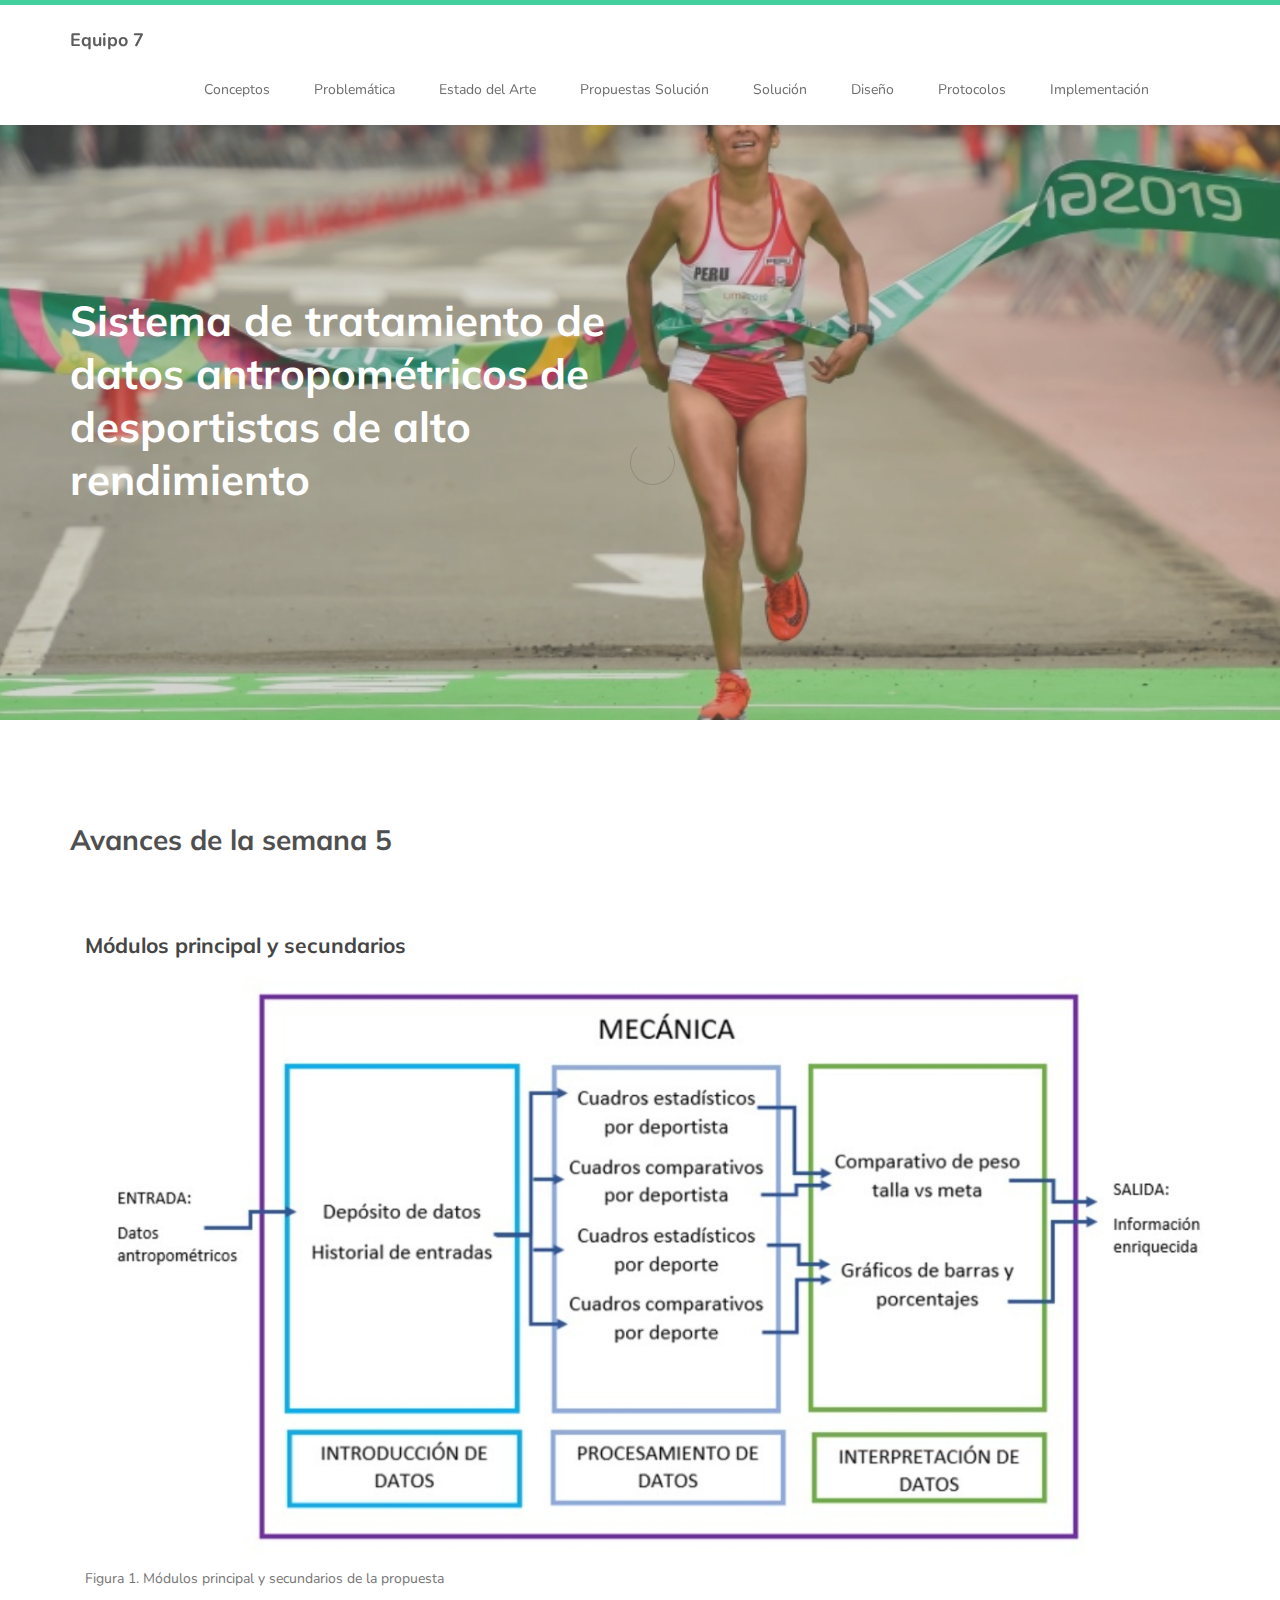
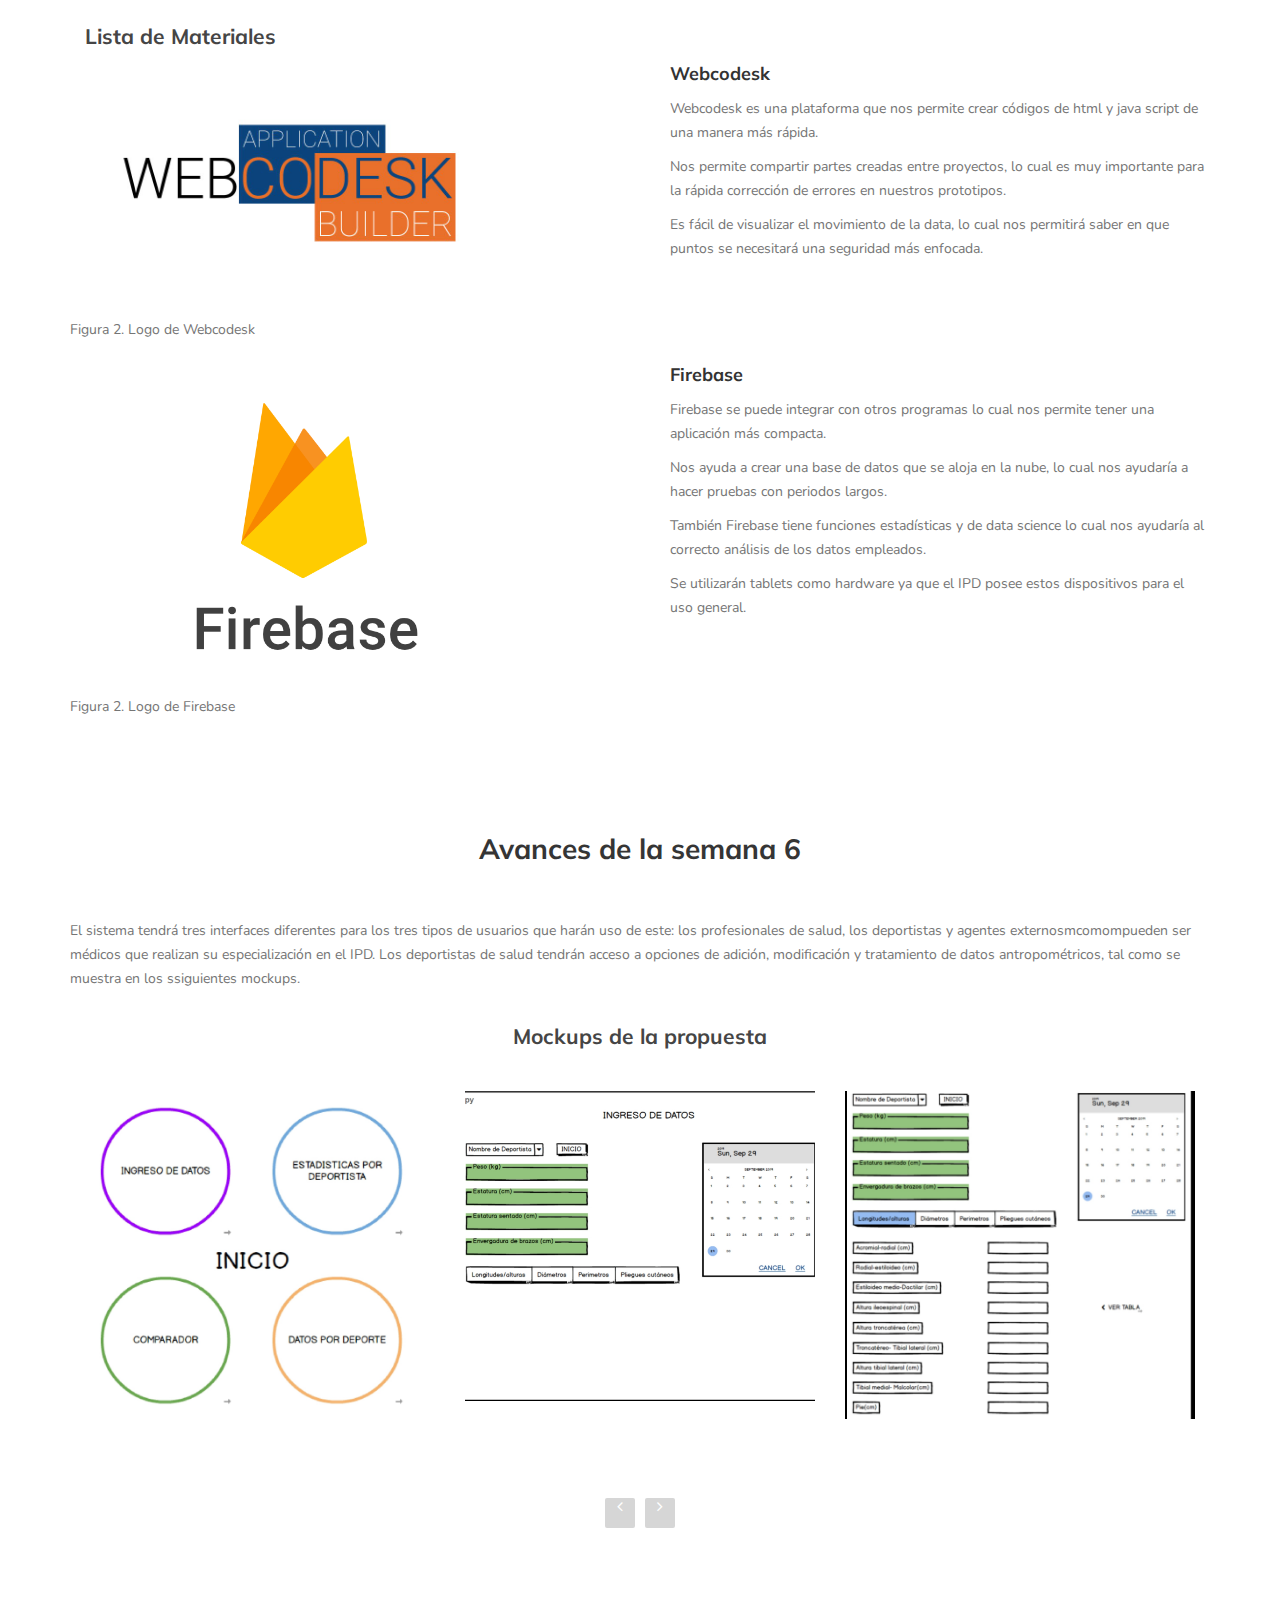
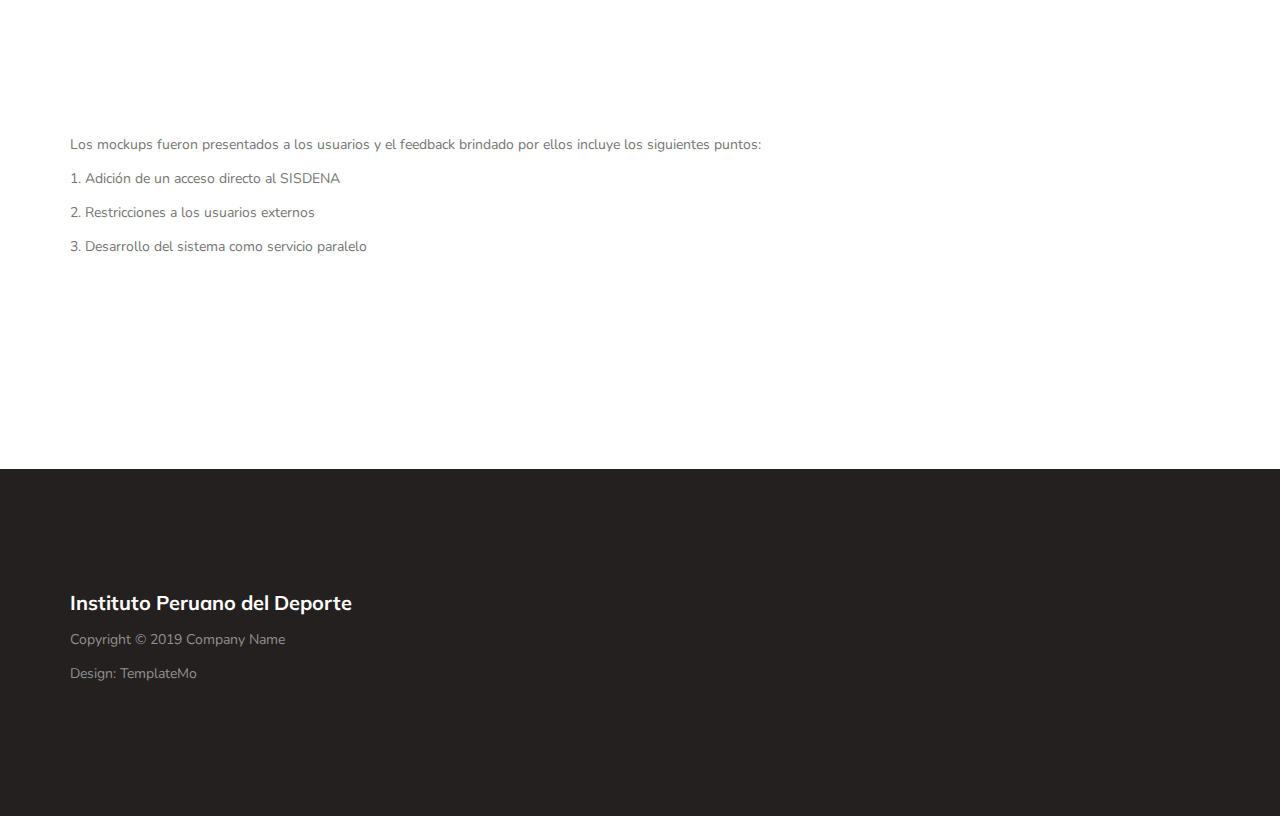
<file: semana5.html>
<title>Equipo 7</title>
<!-- 
Known Template 
https://templatemo.com/tm-516-known
-->
     <meta charset="UTF-8">
     <meta http-equiv="X-UA-Compatible" content="IE=Edge">
     <meta name="description" content="">
     <meta name="keywords" content="">
     <meta name="author" content="">
     <meta name="viewport" content="width=device-width, initial-scale=1, maximum-scale=1">

     <link rel="stylesheet" href="css/bootstrap.min.css">
     <link rel="stylesheet" href="css/font-awesome.min.css">
     <link rel="stylesheet" href="css/owl.carousel.css">
     <link rel="stylesheet" href="css/owl.theme.default.min.css">

     <!-- MAIN CSS -->
     <link rel="stylesheet" href="css/templatemo-style.css">

</head>
<body id="top" data-spy="scroll" data-target=".navbar-collapse" data-offset="50">

     <!-- PRE LOADER -->
     <section class="preloader">
          <div class="spinner">

               <span class="spinner-rotate"></span>
               
          </div>
     </section>


     <!-- MENU -->
     <section class="navbar custom-navbar navbar-fixed-top" role="navigation">
          <div class="container">

               <div class="navbar-header">
                    <button class="navbar-toggle" data-toggle="collapse" data-target=".navbar-collapse">
                         <span class="icon icon-bar"></span>
                         <span class="icon icon-bar"></span>
                         <span class="icon icon-bar"></span>
                    </button>

                    <!-- lOGO TEXT HERE -->
                    <a href="index.html" class="navbar-brand">Equipo 7</a>
               </div>
<!-- MENU LINKS -->
               <div class="collapse navbar-collapse">
                    <ul class="nav navbar-nav navbar-nav-first">
                        <li><a href="semana1.html" class="smoothScroll">Conceptos</a></li>
                         <li><a href="semana2.html" class="smoothScroll">Problemática</a></li>
                         <li><a href="estadoarte.html" class="smoothScroll">Estado del Arte</a></li>
                         <li><a href="semana3.html" class="smoothScroll">Propuestas Solución</a></li>
                         <li><a href="semana4.html" class="smoothScroll">Solución</a></li>
                         <li><a href="semana5.html" class="smoothScroll">Diseño</a></li>
                         <li><a href="semana6.html" class="smoothScroll">Protocolos</a></li>
                         <li><a href="semana7.html" class="smoothScroll">Implementación</a></li>
                         
                    </ul>

               </div>

          </div>
     </section>

<!-- HOME -->
     <section id="home">
          <div class="row">

                    <div class="owl-carousel owl-theme home-slider">
                         <div class="item item-first">
                              <div class="caption">
                                   <div class="container">
                                        <div class="col-md-6 col-sm-12">
                                             <h1>Sistema de tratamiento de datos antropométricos de desportistas de alto rendimiento</h1>
                                        </div>
                                   </div>
                              </div>
                         </div>

                         <div class="item item-second">
                              <div class="caption">
                                   <div class="container">
                                        <div class="col-md-6 col-sm-12">
                                             <h1>Sistema de tratamiento de datos antropométricos de desportistas de alto rendimiento</h1>
                                        </div>
                                   </div>
                              </div>
                         </div>

                     <div class="item item-third">
                              <div class="caption">
                                   <div class="container">
                                        <div class="col-md-6 col-sm-12">
                                             <h1>Sistema de tratamiento de datos antropométricos de desportistas de alto rendimiento</h1>
                                        </div>
                                   </div>
                              </div>
                         </div>
                    </div>
          </div>
     </section>  
     
     <!-- ABOUT -->
     <section id="about">
          <div class="container">
               <div class="section-title">
                    <h2>Avances de la semana 5</h2>
               </div>
               
               <div class="row">
                    <div class="col-md-12 col-sm-12">
                         <div class="about-info">
                              <figure>
                                   <h3>Módulos principal y secundarios</h3>
                                   <img src="images/Diagrama.jpg" class="img-responsive" alt="">                              
                                   <p>Figura 1. Módulos principal y secundarios de la propuesta</p>                                                                                                     
                              </figure>                   
                         </div>
                    </div>
               </div>
               
               <div class="row">
                    <div class="col-md-12 col-sm-12">
                         <div class="about-info">
                              <figure>
                                  <h3>Lista de Materiales</h3>                                                                                                                                    
                              </figure>                   
                         </div>
                    </div>
               </div>
               
               <div class="row">
                    <div class="col-md-5 col-sm-12">                         
                              <img src="images/webcodesk.jpeg" class="img-responsive" alt="">                              
                              <p>Figura 2. Logo de Webcodesk</p>
                    </div>
                    
                    
                    <div class="col-md-offset-1 col-md-6 col-sm-12">
                         <div class="about-info">
                              <figure>                                             
                                   <h4>Webcodesk </h4>
                                   <h4></h4>
                                   <p>Webcodesk es una plataforma que nos permite crear códigos de html y java script de una manera más rápida.</p>
                                   <p>Nos permite compartir partes creadas entre proyectos, lo cual es muy importante para la rápida corrección de errores en nuestros prototipos.</p>
                                   <p>Es fácil de visualizar el movimiento de la data, lo cual nos permitirá saber en que puntos se necesitará una seguridad más enfocada.</p>                                                                                                                                           
                              </figure>                   
                          </div>
                    </div>
               </div>
               
               <div class="row">     
                    <div class="col-md-5 col-sm-12">                         
                         <img src="images/firebase.png" class="img-responsive" alt="">
                         <p>Figura 2. Logo de Firebase</p>            
                    </div>
                    
                    <div class="col-md-offset-1 col-md-6 col-sm-12">
                         <div class="about-info">
                              <figure>                                             
                                   <h4>Firebase </h4>
                                   <p>Firebase se puede integrar con otros programas lo cual nos permite tener una aplicación más compacta.</p>
                                   <p>Nos ayuda a crear una base de datos que se aloja en la nube, lo cual nos ayudaría a hacer pruebas con periodos largos.</p>
                                   <p>También Firebase tiene funciones estadísticas y de data science lo cual nos ayudaría al correcto análisis de los datos empleados.</p>
                                   <p>Se utilizarán tablets como hardware ya que el IPD posee estos dispositivos para el uso general.</p>
                              </figure>                   
                          </div>
                    </div>
                 
                    
               </div>      
          </div>
          <section id="courses">
          <div class="container">
               <div class="section-title">
                    <h2>Avances de la semana 6</h2>
               </div>
               <div class="row">
                    
                    <div class="class="col-md-offset-1 col-md-10 col-sm-12">
                         <div class="about-info">
                              <figure>                                                                 
                                   <p>El sistema tendrá tres interfaces diferentes para los tres tipos de usuarios que harán uso de este: los profesionales de salud, los deportistas y agentes externosmcomompueden ser médicos que realizan su especialización en el IPD. Los deportistas de salud tendrán acceso a opciones de adición, modificación y tratamiento de datos antropométricos, tal como se muestra en los ssiguientes mockups.</p>                                                                                                     
                              </figure> 
                         </div>
                    </div>
                    <div class="col-md-12 col-sm-12">
                         <div class="section-title">
                              <h3>Mockups de la propuesta</h3>
                         </div>
                         <div class="owl-carousel owl-theme owl-courses">
                              <div class="col-md-4 col-sm-4">
                                   <div class="item">
                                        <div class="courses-thumb">
                                             <div class="courses-top">
                                                  <div class="courses-image">
                                                       <img src="images/proto1.jpg" class="img-responsive" alt="">
                                                  </div>
                                                 
                                             </div>
                                           
                                        </div>
                                   </div>
                              </div>
                              <div class="col-md-4 col-sm-4">
                                   <div class="item">
                                        <div class="courses-thumb">
                                             <div class="courses-top">
                                                  <div class="courses-image">
                                                       <img src="images/proto2.jpg" class="img-responsive" alt="">
                                                  </div>                                                  
                                             </div>                                        
                                        </div>
                                   </div>
                              </div>
                              <div class="col-md-4 col-sm-4">
                                   <div class="item">
                                        <div class="courses-thumb">
                                             <div class="courses-top">
                                                  <div class="courses-image">
                                                       <img src="images/proto3.jpg" class="img-responsive" alt="">
                                                  </div>
                                             </div>
                                             
                                             
                                        </div>
                                   </div>
                              </div>
                              <div class="col-md-4 col-sm-4">
                                   <div class="item">
                                        <div class="courses-thumb">
                                             <div class="courses-top">
                                                  <div class="courses-image">
                                                       <img src="images/proto4.jpg" class="img-responsive" alt="">
                                                  </div>                                                 
                                             </div>
                                             
                                        </div>
                                   </div>
                              </div>
                              <div class="col-md-4 col-sm-4">
                                   <div class="item">
                                        <div class="courses-thumb">
                                             <div class="courses-top">
                                                  <div class="courses-image">
                                                       <img src="images/proto5.jpg" class="img-responsive" alt="">
                                                  </div>                                                  
                                             </div>
                                        </div>
                                   </div>
                              </div>
                              
                              <div class="col-md-4 col-sm-4">
                                   <div class="item">
                                        <div class="courses-thumb">
                                             <div class="courses-top">
                                                  <div class="courses-image">
                                                       <img src="images/proto6.jpg" class="img-responsive" alt="">
                                                  </div>                                                  
                                             </div>
                                        </div>
                                   </div>
                              </div>
                              
                              <div class="col-md-4 col-sm-4">
                                   <div class="item">
                                        <div class="courses-thumb">
                                             <div class="courses-top">
                                                  <div class="courses-image">
                                                       <img src="images/proto7.jpg" class="img-responsive" alt="">
                                                  </div>                                                  
                                             </div>
                                        </div>
                                   </div>
                              </div>
                              
                              <div class="col-md-4 col-sm-4">
                                   <div class="item">
                                        <div class="courses-thumb">
                                             <div class="courses-top">
                                                  <div class="courses-image">
                                                       <img src="images/proto8.jpg" class="img-responsive" alt="">
                                                  </div>                                                  
                                             </div>
                                        </div>
                                   </div>
                              </div>
                              
                              <div class="col-md-4 col-sm-4">
                                   <div class="item">
                                        <div class="courses-thumb">
                                             <div class="courses-top">
                                                  <div class="courses-image">
                                                       <img src="images/proto9.jpg" class="img-responsive" alt="">
                                                  </div>                                                  
                                             </div>
                                        </div>
                                   </div>
                              </div>
                              
                         </div>
                    </div>
               </div>
     </section>    
     
          <!-- ABOUT -->
     <section id="about">
          <div class="container">                              
               <div class="row">
                    <div class="class="col-md-offset-1 col-md-10 col-sm-12">
                         <div class="about-info">
                              <figure>                                                                 
                                   <p>Los mockups fueron presentados a los usuarios y el feedback brindado por ellos incluye los siguientes puntos:</p>                                                                                                     
                              </figure> 
                         </div>
                    </div>      
                                                
                    <div class="class="col-md-offset-2 col-md-8 col-sm-12">
                         <div class="about-info">
                              <figure>                                                                 
                                   <p>1. Adición de un acceso directo al SISDENA</p>
                                   <p>2. Restricciones a los usuarios externos </p>
                                   <p>3. Desarrollo del sistema como servicio paralelo</p>
                              </figure>                                                
                         </div>
                    </div>                                             
               </div>   
          </div>
     </section>
     </section>
     
    
     
<!-- FOOTER -->
     <footer id="footer">
          <div class="container">
               <div class="row">

                    <div class="col-md-4 col-sm-6">
                         <div class="footer-info">
                              <div class="section-title">
                                   <h2>Instituto Peruano del Deporte</h2>
                              </div>
                                                           
                              <div class="copyright-text"> 
                                   <p>Copyright &copy; 2019 Company Name</p>
                                   
                                   <p>Design: TemplateMo</p>
                              </div>
                         </div>
                    </div>

                    <div class="col-md-4 col-sm-6">
                         <div class="footer-info">
                                                       
                              <div class="footer_menu">
                                   
                              </div>
                         </div>
                    </div>
                                    
               </div>
          </div>
     </footer>

     <!-- SCRIPTS -->
     <script src="js/jquery.js"></script>
     <script src="js/bootstrap.min.js"></script>
     <script src="js/owl.carousel.min.js"></script>
     <script src="js/smoothscroll.js"></script>
     <script src="js/custom.js"></script>

</body>
</html>
</file>
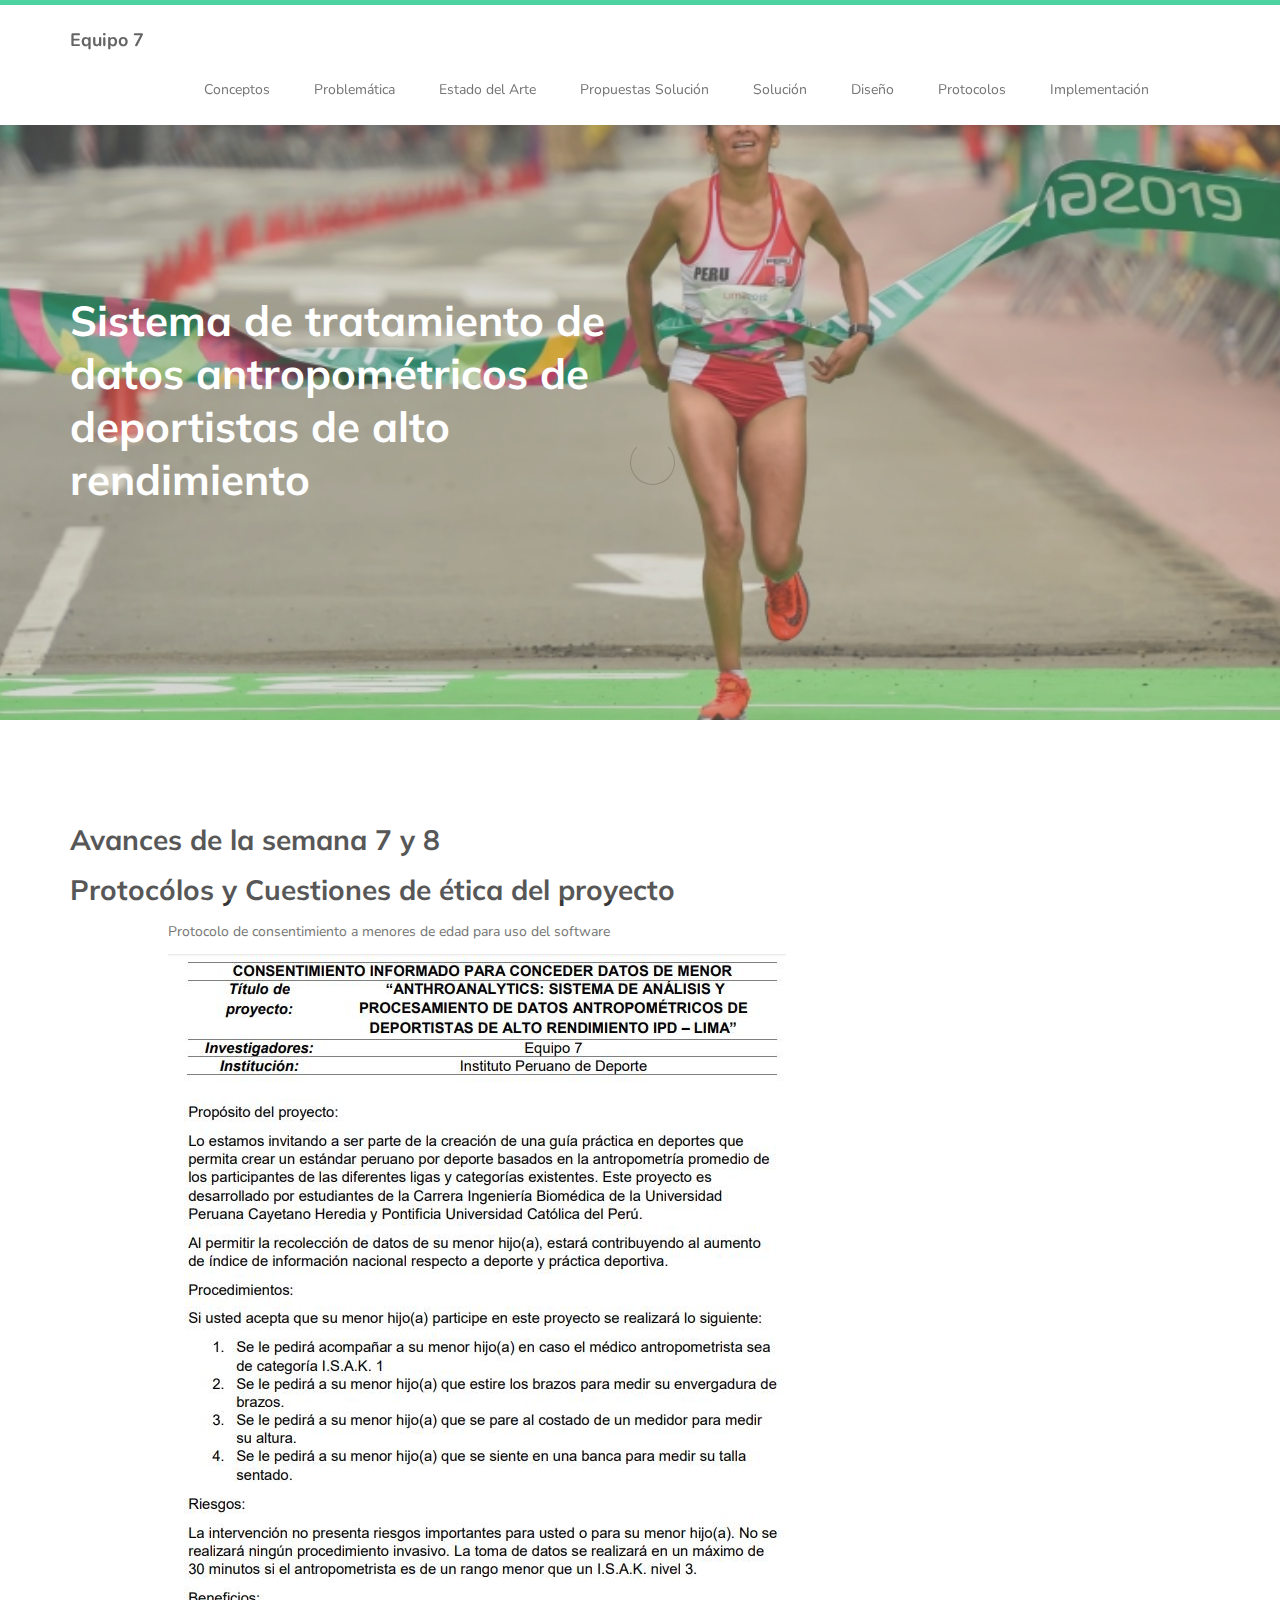
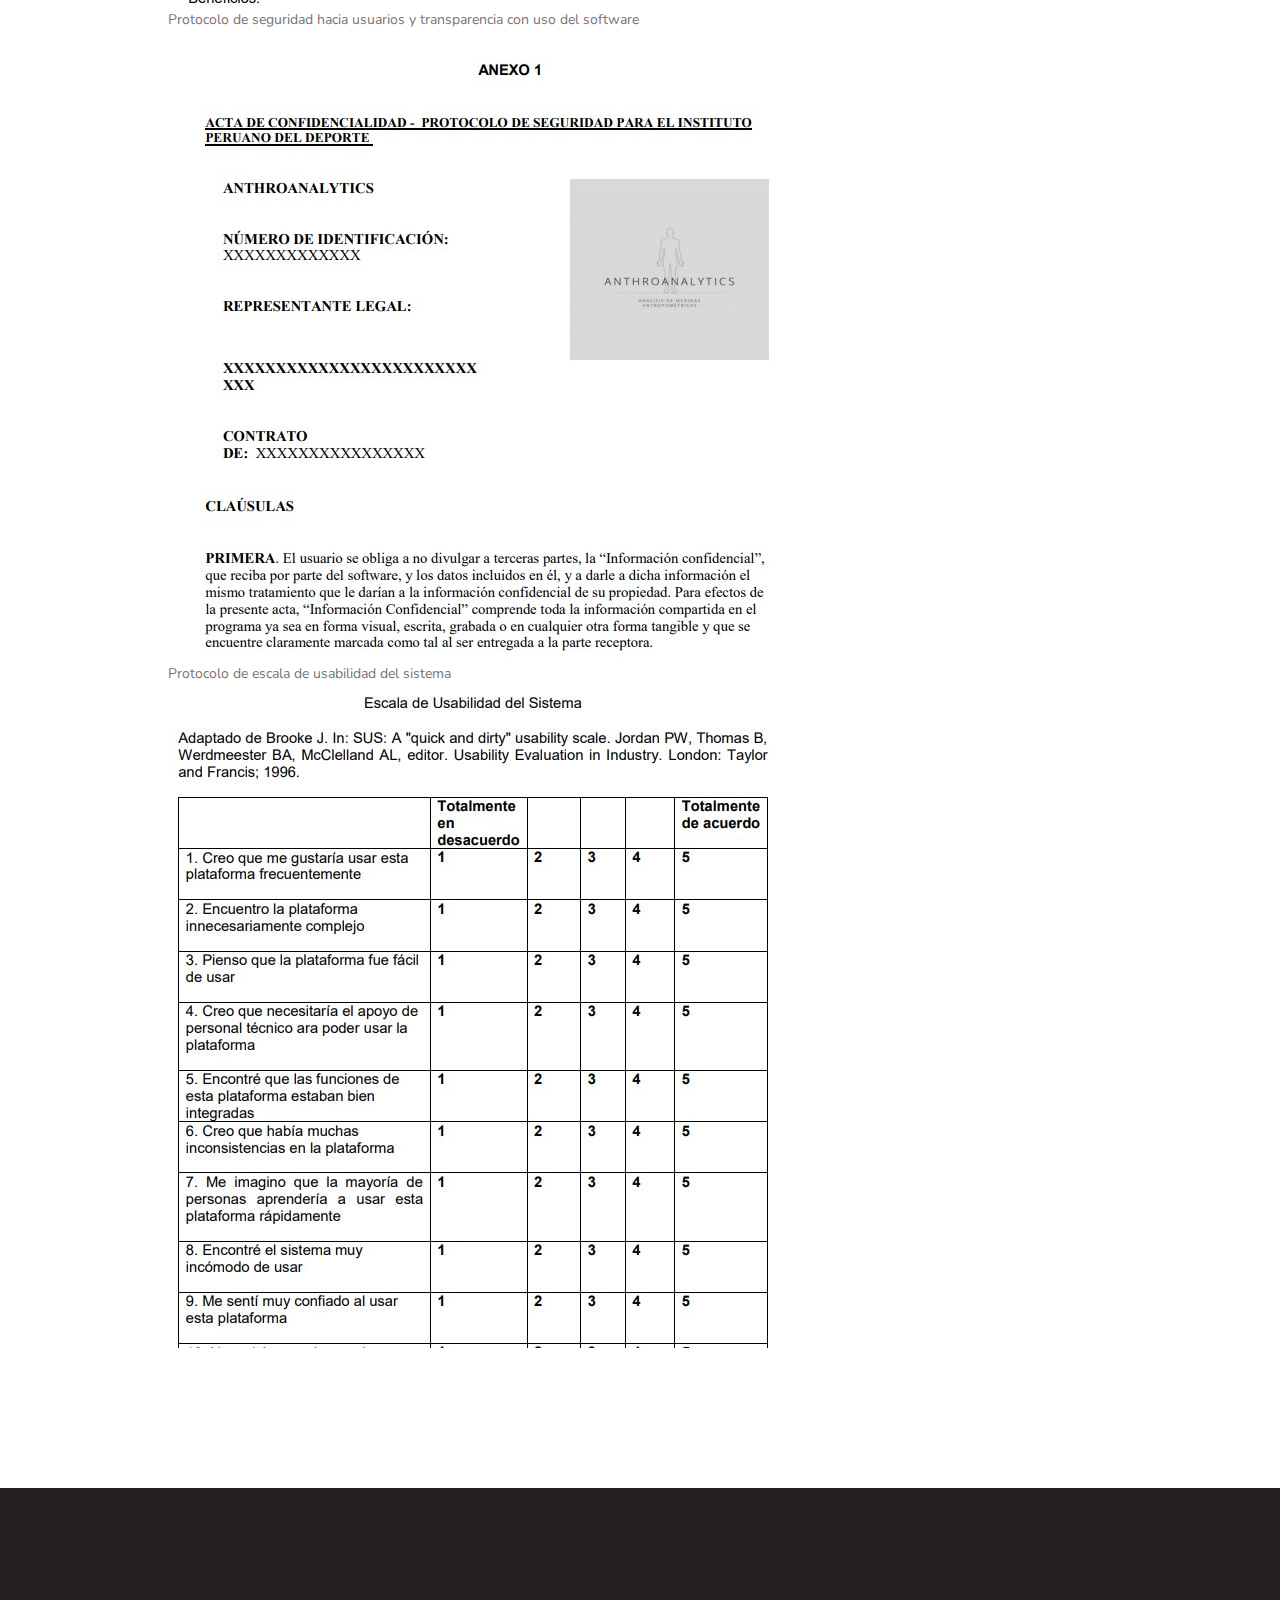
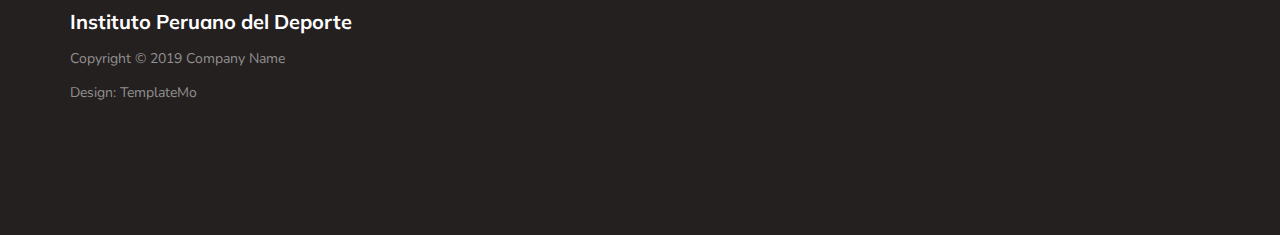
<file: semana6.html>
<title>Equipo 7</title>
<!-- 
Known Template 
https://templatemo.com/tm-516-known
-->
     <meta charset="UTF-8">
     <meta http-equiv="X-UA-Compatible" content="IE=Edge">
     <meta name="description" content="">
     <meta name="keywords" content="">
     <meta name="author" content="">
     <meta name="viewport" content="width=device-width, initial-scale=1, maximum-scale=1">

     <link rel="stylesheet" href="css/bootstrap.min.css">
     <link rel="stylesheet" href="css/font-awesome.min.css">
     <link rel="stylesheet" href="css/owl.carousel.css">
     <link rel="stylesheet" href="css/owl.theme.default.min.css">

     <!-- MAIN CSS -->
     <link rel="stylesheet" href="css/templatemo-style.css">

</head>
<body id="top" data-spy="scroll" data-target=".navbar-collapse" data-offset="50">

     <!-- PRE LOADER -->
     <section class="preloader">
          <div class="spinner">

               <span class="spinner-rotate"></span>
               
          </div>
     </section>


     <!-- MENU -->
     <section class="navbar custom-navbar navbar-fixed-top" role="navigation">
          <div class="container">

               <div class="navbar-header">
                    <button class="navbar-toggle" data-toggle="collapse" data-target=".navbar-collapse">
                         <span class="icon icon-bar"></span>
                         <span class="icon icon-bar"></span>
                         <span class="icon icon-bar"></span>
                    </button>

                    <!-- lOGO TEXT HERE -->
                    <a href="index.html" class="navbar-brand">Equipo 7</a>
               </div>
<!-- MENU LINKS -->
               <div class="collapse navbar-collapse">
                    <ul class="nav navbar-nav navbar-nav-first">
                         <li><a href="semana1.html" class="smoothScroll">Conceptos</a></li>
                         <li><a href="semana2.html" class="smoothScroll">Problemática</a></li>
                         <li><a href="estadoarte.html" class="smoothScroll">Estado del Arte</a></li>
                         <li><a href="semana3.html" class="smoothScroll">Propuestas Solución</a></li>
                         <li><a href="semana4.html" class="smoothScroll">Solución</a></li>
                         <li><a href="semana5.html" class="smoothScroll">Diseño</a></li>
                         <li><a href="semana6.html" class="smoothScroll">Protocolos</a></li>
                         <li><a href="semana7.html" class="smoothScroll">Implementación</a></li>
                         
                    </ul>

               </div>

          </div>
     </section>


     <!-- HOME -->
     <section id="home">
          <div class="row">

                    <div class="owl-carousel owl-theme home-slider">
                         <div class="item item-first">
                              <div class="caption">
                                   <div class="container">
                                        <div class="col-md-6 col-sm-12">
                                             <h1>Sistema de tratamiento de datos antropométricos de deportistas de alto rendimiento</h1>
                                        </div>
                                   </div>
                              </div>
                         </div>

                         <div class="item item-second">
                              <div class="caption">
                                   <div class="container">
                                        <div class="col-md-6 col-sm-12">
                                             <h1>Sistema de tratamiento de datos antropométricos de deportistas de alto rendimiento</h1>
                                        </div>
                                   </div>
                              </div>
                         </div>

                         <div class="item item-third">
                              <div class="caption">
                                   <div class="container">
                                        <div class="col-md-6 col-sm-12">
                                             <h1>Sistema de tratamiento de datos antropométricos de deportistas de alto rendimiento</h1>
                                        </div>
                                   </div>
                              </div>
                         </div>
                    </div>
          </div>
     </section>     
     
<!-- FEATURE -->
     <section id="feature">
          <div class="container">    
               
               <div class="section-title">
                    <h2>Avances de la semana 7 y 8</h2>                                          
                    <div class="row">
                    <div class="col-md-12 col-sm-12">
                         <div class="about-info">     
                              <figure>  
                                   <h2>Protocólos y Cuestiones de ética del proyecto</h2>                                   
                              </figure>                                                      
                         </div>
                     </div>
                    
                    <div class="col-md-offset-1 col-md-8 col-sm-12">
                         <div class="about-info">     
                              <figure>    
                                   <p>Protocolo de consentimiento a menores de edad para uso del software</p>
                                   <img src="images/protoconsentim.JPG" class="img-responsive" alt="">
                                   <p>Protocolo de seguridad hacia usuarios y transparencia con uso del software</p>
                                   <img src="images/protocolosegu.jpg" class="img-responsive" alt="">
                                   <p>Protocolo de escala de usabilidad del sistema</p>
                                   <img src="images/protousab.JPG" class="img-responsive" alt=""> 
                              </figure>                                                      
                         </div>
                     </div>
                </div>
           </section>                       
                    
                              
              
     
     
       
                    
     
     <!-- FOOTER -->
     <footer id="footer">
          <div class="container">
               <div class="row">
                    <div class="col-md-4 col-sm-6">
                         <div class="footer-info">
                              <div class="section-title">
                                   <h2>Instituto Peruano del Deporte</h2>
                              </div>
                                                           
                              <div class="copyright-text"> 
                                   <p>Copyright &copy; 2019 Company Name</p>
                                   
                                   <p>Design: TemplateMo</p>
                              </div>
                         </div>
                    </div>
                    <div class="col-md-4 col-sm-6">
                         <div class="footer-info">
                                                       
                              <div class="footer_menu">
                                   
                              </div>
                         </div>
                    </div>
                                    
               </div>
          </div>
     </footer>
     <!-- SCRIPTS -->
     <script src="js/jquery.js"></script>
     <script src="js/bootstrap.min.js"></script>
     <script src="js/owl.carousel.min.js"></script>
     <script src="js/smoothscroll.js"></script>
     <script src="js/custom.js"></script>
</body>
</html>
</file>
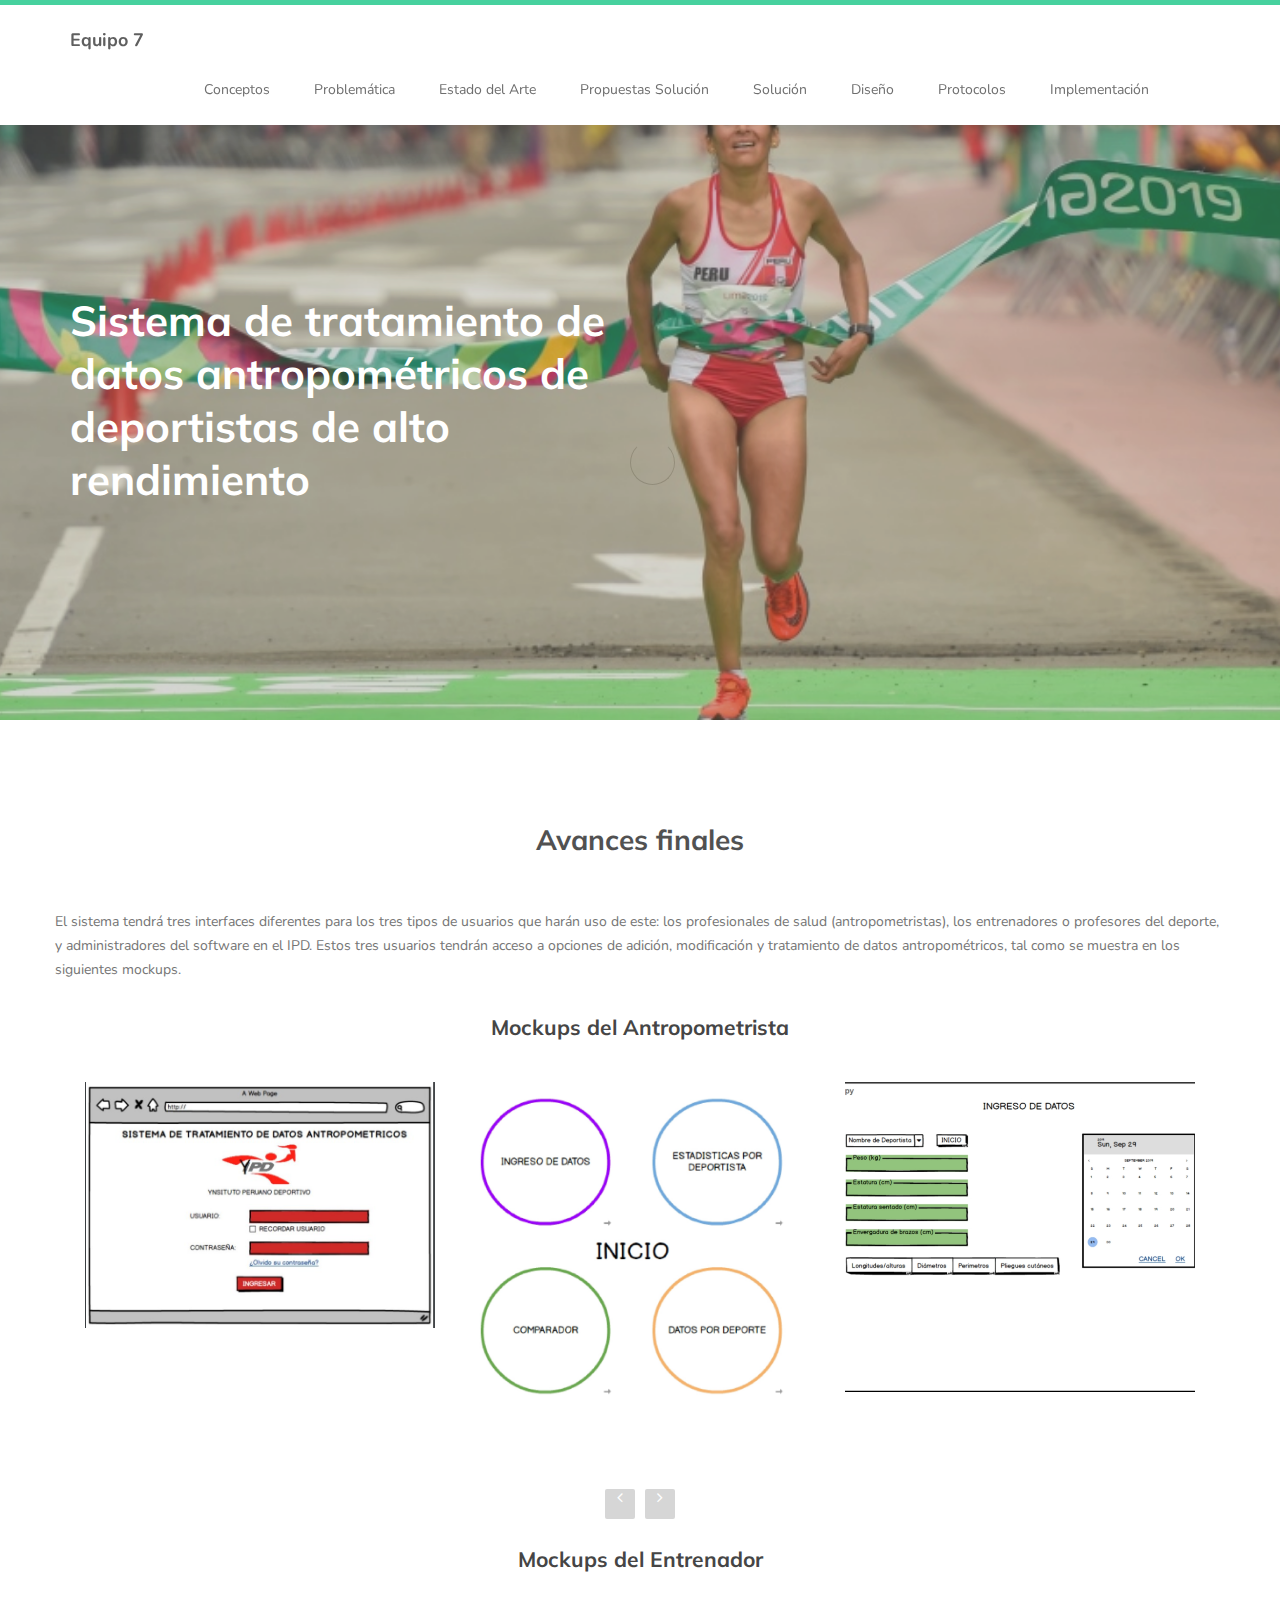
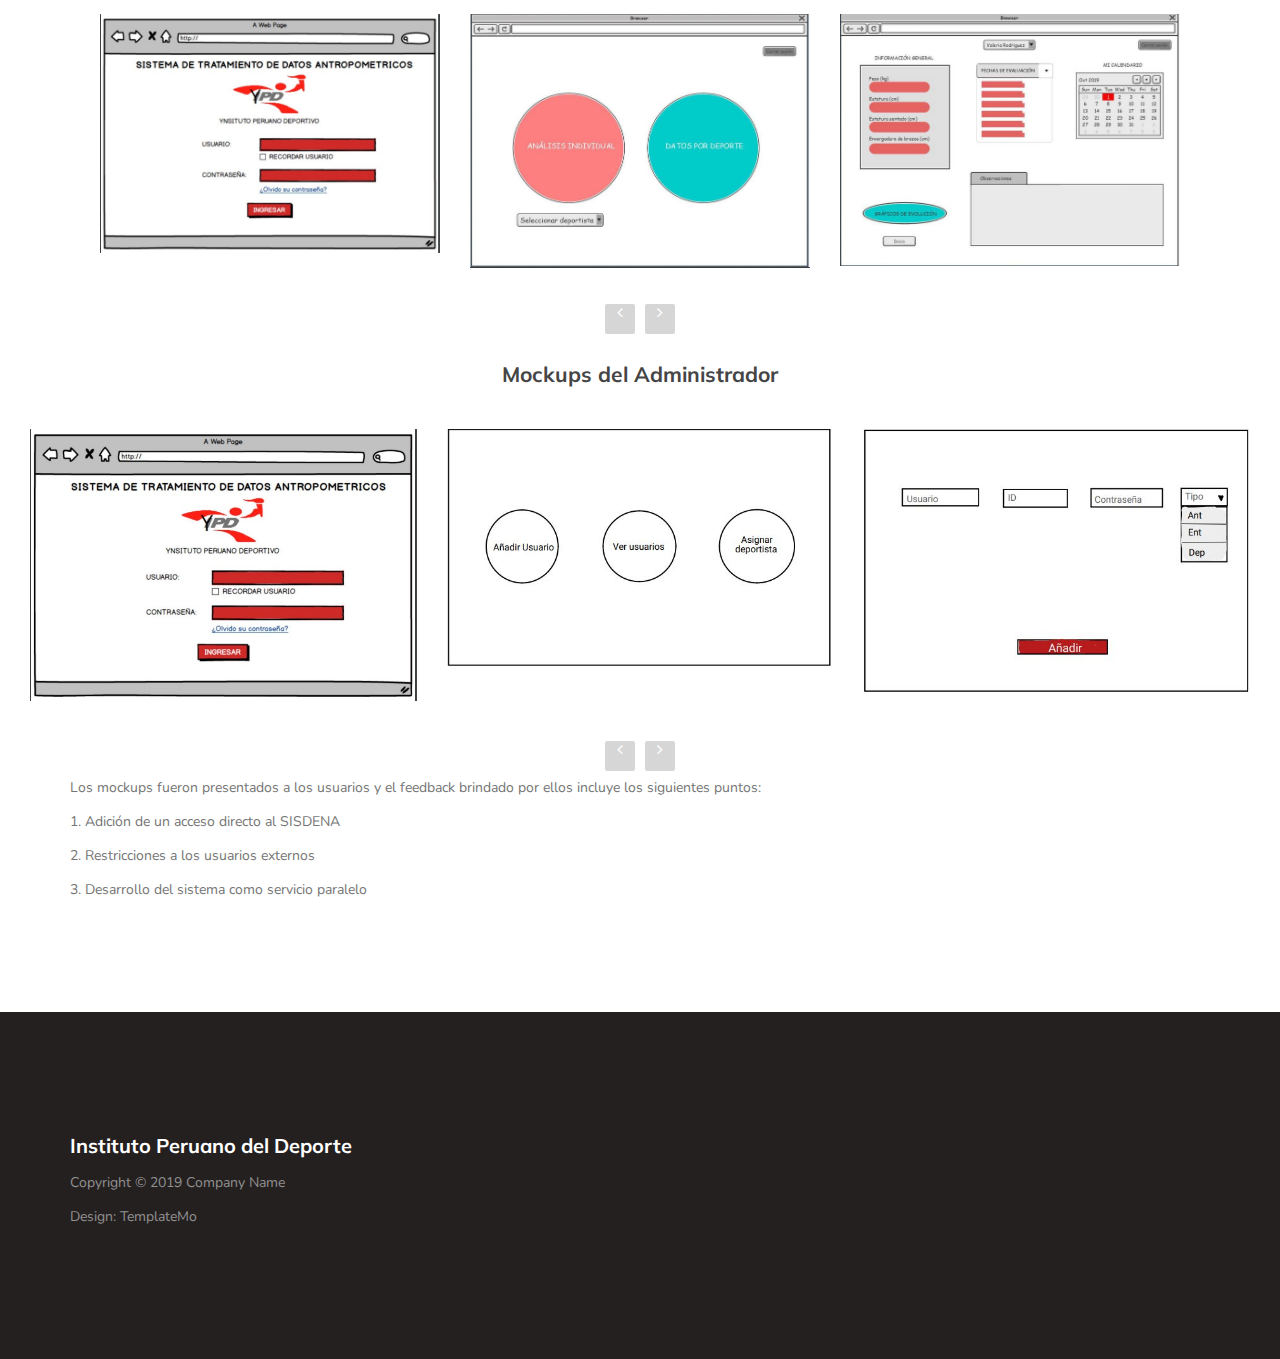
<file: semana7.html>
<title>Equipo 7</title>
<!-- 
Known Template 
https://templatemo.com/tm-516-known
-->
     <meta charset="UTF-8">
     <meta http-equiv="X-UA-Compatible" content="IE=Edge">
     <meta name="description" content="">
     <meta name="keywords" content="">
     <meta name="author" content="">
     <meta name="viewport" content="width=device-width, initial-scale=1, maximum-scale=1">

     <link rel="stylesheet" href="css/bootstrap.min.css">
     <link rel="stylesheet" href="css/font-awesome.min.css">
     <link rel="stylesheet" href="css/owl.carousel.css">
     <link rel="stylesheet" href="css/owl.theme.default.min.css">

     <!-- MAIN CSS -->
     <link rel="stylesheet" href="css/templatemo-style.css">

</head>
<body id="top" data-spy="scroll" data-target=".navbar-collapse" data-offset="50">

     <!-- PRE LOADER -->
     <section class="preloader">
          <div class="spinner">

               <span class="spinner-rotate"></span>
               
          </div>
     </section>


     <!-- MENU -->
     <section class="navbar custom-navbar navbar-fixed-top" role="navigation">
          <div class="container">

               <div class="navbar-header">
                    <button class="navbar-toggle" data-toggle="collapse" data-target=".navbar-collapse">
                         <span class="icon icon-bar"></span>
                         <span class="icon icon-bar"></span>
                         <span class="icon icon-bar"></span>
                    </button>

                    <!-- lOGO TEXT HERE -->
                    <a href="index.html" class="navbar-brand">Equipo 7</a>
               </div>
<!-- MENU LINKS -->
               <div class="collapse navbar-collapse">
                    <ul class="nav navbar-nav navbar-nav-first">
                         <li><a href="semana1.html" class="smoothScroll">Conceptos</a></li>
                         <li><a href="semana2.html" class="smoothScroll">Problemática</a></li>
                         <li><a href="estadoarte.html" class="smoothScroll">Estado del Arte</a></li>
                         <li><a href="semana3.html" class="smoothScroll">Propuestas Solución</a></li>
                         <li><a href="semana4.html" class="smoothScroll">Solución</a></li>
                         <li><a href="semana5.html" class="smoothScroll">Diseño</a></li>
                         <li><a href="semana6.html" class="smoothScroll">Protocolos</a></li>
                         <li><a href="semana7.html" class="smoothScroll">Implementación</a></li>
                         
                    </ul>

               </div>

          </div>
     </section>


     <!-- HOME -->
     <section id="home">
          <div class="row">

                    <div class="owl-carousel owl-theme home-slider">
                         <div class="item item-first">
                              <div class="caption">
                                   <div class="container">
                                        <div class="col-md-6 col-sm-12">
                                             <h1>Sistema de tratamiento de datos antropométricos de deportistas de alto rendimiento</h1>
                                        </div>
                                   </div>
                              </div>
                         </div>

                         <div class="item item-second">
                              <div class="caption">
                                   <div class="container">
                                        <div class="col-md-6 col-sm-12">
                                             <h1>Sistema de tratamiento de datos antropométricos de deportistas de alto rendimiento</h1>
                                        </div>
                                   </div>
                              </div>
                         </div>

                         <div class="item item-third">
                              <div class="caption">
                                   <div class="container">
                                        <div class="col-md-6 col-sm-12">
                                             <h1>Sistema de tratamiento de datos antropométricos de deportistas de alto rendimiento</h1>
                                        </div>
                                   </div>
                              </div>
                         </div>
                    </div>
          </div>
     </section>     
     
                                                
 <!-- Courses -->
     <section id="courses">
          <div class="container">
               <div class="section-title">
                    <h2>Avances finales</h2>
               </div>
               <div class="row">
                    
                    <div class="class="col-md-offset-1 col-md-10 col-sm-12">
                         <div class="about-info">
                              <figure>                                                                 
                                   <p>El sistema tendrá tres interfaces diferentes para los tres tipos de usuarios que harán uso de este: los profesionales de salud (antropometristas), los entrenadores o profesores del deporte, y administradores del software en el IPD. Estos tres usuarios tendrán acceso a opciones de adición, modificación y tratamiento de datos antropométricos, tal como se muestra en los siguientes mockups.</p>                                                                                                     
                              </figure> 
                         </div>
                    </div>

                    <div class="col-md-12 col-sm-12">
                         <div class="section-title">
                              <h3>Mockups del Antropometrista</h3>
                         </div>
                                                   

                         <div class="owl-carousel owl-theme owl-courses">
                              <div class="col-md-4 col-sm-4">
                                   <div class="item">
                                        <div class="courses-thumb">
                                             <div class="courses-top">
                                                  <div class="courses-image">
                                                       <img src="images/login.jpg" class="img-responsive" alt="">
                                                  </div>                                                  
                                             </div>                                        
                                        </div>
                                   </div>
                              </div>
                                                                                                                 
                              <div class="col-md-4 col-sm-4">
                                   <div class="item">
                                        <div class="courses-thumb">
                                             <div class="courses-top">
                                                  <div class="courses-image">
                                                       <img src="images/proto1.jpg" class="img-responsive" alt="">
                                                  </div>                                               
                                           </div>                                           
                                        </div>
                                   </div>
                              </div>

                              <div class="col-md-4 col-sm-4">
                                   <div class="item">
                                        <div class="courses-thumb">
                                             <div class="courses-top">
                                                  <div class="courses-image">
                                                       <img src="images/proto2.jpg" class="img-responsive" alt="">
                                                  </div>                                                  
                                             </div>                                        
                                        </div>
                                   </div>
                              </div>

                              <div class="col-md-4 col-sm-4">
                                   <div class="item">
                                        <div class="courses-thumb">
                                             <div class="courses-top">
                                                  <div class="courses-image">
                                                       <img src="images/proto3.jpg" class="img-responsive" alt="">
                                                  </div>
                                             </div>

                                             
                                             
                                        </div>
                                   </div>
                              </div>

                              <div class="col-md-4 col-sm-4">
                                   <div class="item">
                                        <div class="courses-thumb">
                                             <div class="courses-top">
                                                  <div class="courses-image">
                                                       <img src="images/proto4.jpg" class="img-responsive" alt="">
                                                  </div>                                                 
                                             </div>

                                             
                                        </div>
                                   </div>
                              </div>

                              <div class="col-md-4 col-sm-4">
                                   <div class="item">
                                        <div class="courses-thumb">
                                             <div class="courses-top">
                                                  <div class="courses-image">
                                                       <img src="images/proto5.jpg" class="img-responsive" alt="">
                                                  </div>                                                  
                                             </div>
                                        </div>
                                   </div>
                              </div>
                              
                              <div class="col-md-4 col-sm-4">
                                   <div class="item">
                                        <div class="courses-thumb">
                                             <div class="courses-top">
                                                  <div class="courses-image">
                                                       <img src="images/proto6.jpg" class="img-responsive" alt="">
                                                  </div>                                                  
                                             </div>
                                        </div>
                                   </div>
                              </div>
                              
                              <div class="col-md-4 col-sm-4">
                                   <div class="item">
                                        <div class="courses-thumb">
                                             <div class="courses-top">
                                                  <div class="courses-image">
                                                       <img src="images/proto7.jpg" class="img-responsive" alt="">
                                                  </div>                                                  
                                             </div>
                                        </div>
                                   </div>
                              </div>
                              
                              <div class="col-md-4 col-sm-4">
                                   <div class="item">
                                        <div class="courses-thumb">
                                             <div class="courses-top">
                                                  <div class="courses-image">
                                                       <img src="images/proto8.jpg" class="img-responsive" alt="">
                                                  </div>                                                  
                                             </div>
                                        </div>
                                   </div>
                              </div>
                              
                              <div class="col-md-4 col-sm-4">
                                   <div class="item">
                                        <div class="courses-thumb">
                                             <div class="courses-top">
                                                  <div class="courses-image">
                                                       <img src="images/proto9.jpg" class="img-responsive" alt="">
                                                  </div>                                                  
                                             </div>
                                        </div>
                                   </div>
                              </div>
                              
                         </div>
                    </div>
               </div>
                                         
                                                                                                                 
                                                                                                                 
              <div class="col-md-12 col-sm-12">
                         <div class="section-title">
                              <h3>Mockups del Entrenador</h3>
                         </div>
                                                   

                         <div class="owl-carousel owl-theme owl-courses">
                              <div class="col-md-4 col-sm-4">
                                   <div class="item">
                                        <div class="courses-thumb">
                                             <div class="courses-top">
                                                  <div class="courses-image">
                                                       <img src="images/login.jpg" class="img-responsive" alt="">
                                                  </div>
                                                 
                                             </div>
                                           
                                        </div>
                                   </div>
                              </div>
                              <div class="col-md-4 col-sm-4">
                                   <div class="item">
                                        <div class="courses-thumb">
                                             <div class="courses-top">
                                                  <div class="courses-image">
                                                       <img src="images/entren2.JPG" class="img-responsive" alt="">
                                                  </div>                                                  
                                             </div>                                        
                                        </div>
                                   </div>
                              </div>
                              <div class="col-md-4 col-sm-4">
                                   <div class="item">
                                        <div class="courses-thumb">
                                             <div class="courses-top">
                                                  <div class="courses-image">
                                                       <img src="images/entren3.JPG" class="img-responsive" alt="">
                                                  </div>
                                             </div>                                                                                          
                                        </div>
                                   </div>
                              </div>
                              <div class="col-md-4 col-sm-4">
                                   <div class="item">
                                        <div class="courses-thumb">
                                             <div class="courses-top">
                                                  <div class="courses-image">
                                                       <img src="images/entren4.JPG" class="img-responsive" alt="">
                                                  </div>                                                 
                                             </div>                                             
                                        </div>
                                   </div>
                              </div>
                              <div class="col-md-4 col-sm-4">
                                   <div class="item">
                                        <div class="courses-thumb">
                                             <div class="courses-top">
                                                  <div class="courses-image">
                                                       <img src="images/entren5.JPG" class="img-responsive" alt="">
                                                  </div>                                                  
                                             </div>
                                        </div>
                                   </div>
                              </div>
                          </div>
                    </div>
               </div>                                                                                    
                                                                                                                  
                                                                                                                  
                        <div class="col-md-12 col-sm-12">
                         <div class="section-title">
                              <h3>Mockups del Administrador</h3>
                         </div>
                                                   

                         <div class="owl-carousel owl-theme owl-courses">
                              <div class="col-md-4 col-sm-4">
                                   <div class="item">
                                        <div class="courses-thumb">
                                             <div class="courses-top">
                                                  <div class="courses-image">
                                                       <img src="images/login.jpg" class="img-responsive" alt="">
                                                  </div>
                                                 
                                             </div>
                                           
                                        </div>
                                   </div>
                              </div>
                              <div class="col-md-4 col-sm-4">
                                   <div class="item">
                                        <div class="courses-thumb">
                                             <div class="courses-top">
                                                  <div class="courses-image">
                                                       <img src="images/admin1.JPG" class="img-responsive" alt="">
                                                  </div>                                                  
                                             </div>                                        
                                        </div>
                                   </div>
                              </div>
                              <div class="col-md-4 col-sm-4">
                                   <div class="item">
                                        <div class="courses-thumb">
                                             <div class="courses-top">
                                                  <div class="courses-image">
                                                       <img src="images/admin2.JPG" class="img-responsive" alt="">
                                                  </div>
                                             </div>                                                                                          
                                        </div>
                                   </div>
                              </div>
                              <div class="col-md-4 col-sm-4">
                                   <div class="item">
                                        <div class="courses-thumb">
                                             <div class="courses-top">
                                                  <div class="courses-image">
                                                       <img src="images/admin3.JPG" class="img-responsive" alt="">
                                                  </div>                                                 
                                             </div>                                             
                                        </div>
                                   </div>
                              </div>
                              <div class="col-md-4 col-sm-4">
                                   <div class="item">
                                        <div class="courses-thumb">
                                             <div class="courses-top">
                                                  <div class="courses-image">
                                                       <img src="images/admin4.JPG" class="img-responsive" alt="">
                                                  </div>                                                  
                                             </div>
                                        </div>
                                   </div>
                              </div>                                                                                     
                            </div>
                    </div>
               </div>                                              
     </section>    
     
          <!-- ABOUT -->
     <section id="about">
          <div class="container">                              
               <div class="row">
                    <div class="class="col-md-offset-1 col-md-10 col-sm-12">
                         <div class="about-info">
                              <figure>                                                                 
                                   <p>Los mockups fueron presentados a los usuarios y el feedback brindado por ellos incluye los siguientes puntos:</p>                                                                                                     
                              </figure> 
                         </div>
                    </div>      
                                                
                    <div class="class="col-md-offset-2 col-md-8 col-sm-12">
                         <div class="about-info">
                              <figure>                                                                 
                                   <p>1. Adición de un acceso directo al SISDENA</p>
                                   <p>2. Restricciones a los usuarios externos </p>
                                   <p>3. Desarrollo del sistema como servicio paralelo</p>
                              </figure>                                                
                         </div>
                    </div>                                             
               </div>   
          </div>
     </section>
                              
                   

                    
                              

              
     
     
       
                    
     
     <!-- FOOTER -->
     <footer id="footer">
          <div class="container">
               <div class="row">

                    <div class="col-md-4 col-sm-6">
                         <div class="footer-info">
                              <div class="section-title">
                                   <h2>Instituto Peruano del Deporte</h2>
                              </div>
                                                           
                              <div class="copyright-text"> 
                                   <p>Copyright &copy; 2019 Company Name</p>
                                   
                                   <p>Design: TemplateMo</p>
                              </div>
                         </div>
                    </div>

                    <div class="col-md-4 col-sm-6">
                         <div class="footer-info">
                                                       
                              <div class="footer_menu">
                                   
                              </div>
                         </div>
                    </div>
                                    
               </div>
          </div>
     </footer>


     <!-- SCRIPTS -->
     <script src="js/jquery.js"></script>
     <script src="js/bootstrap.min.js"></script>
     <script src="js/owl.carousel.min.js"></script>
     <script src="js/smoothscroll.js"></script>
     <script src="js/custom.js"></script>

</body>
</html>
</file>
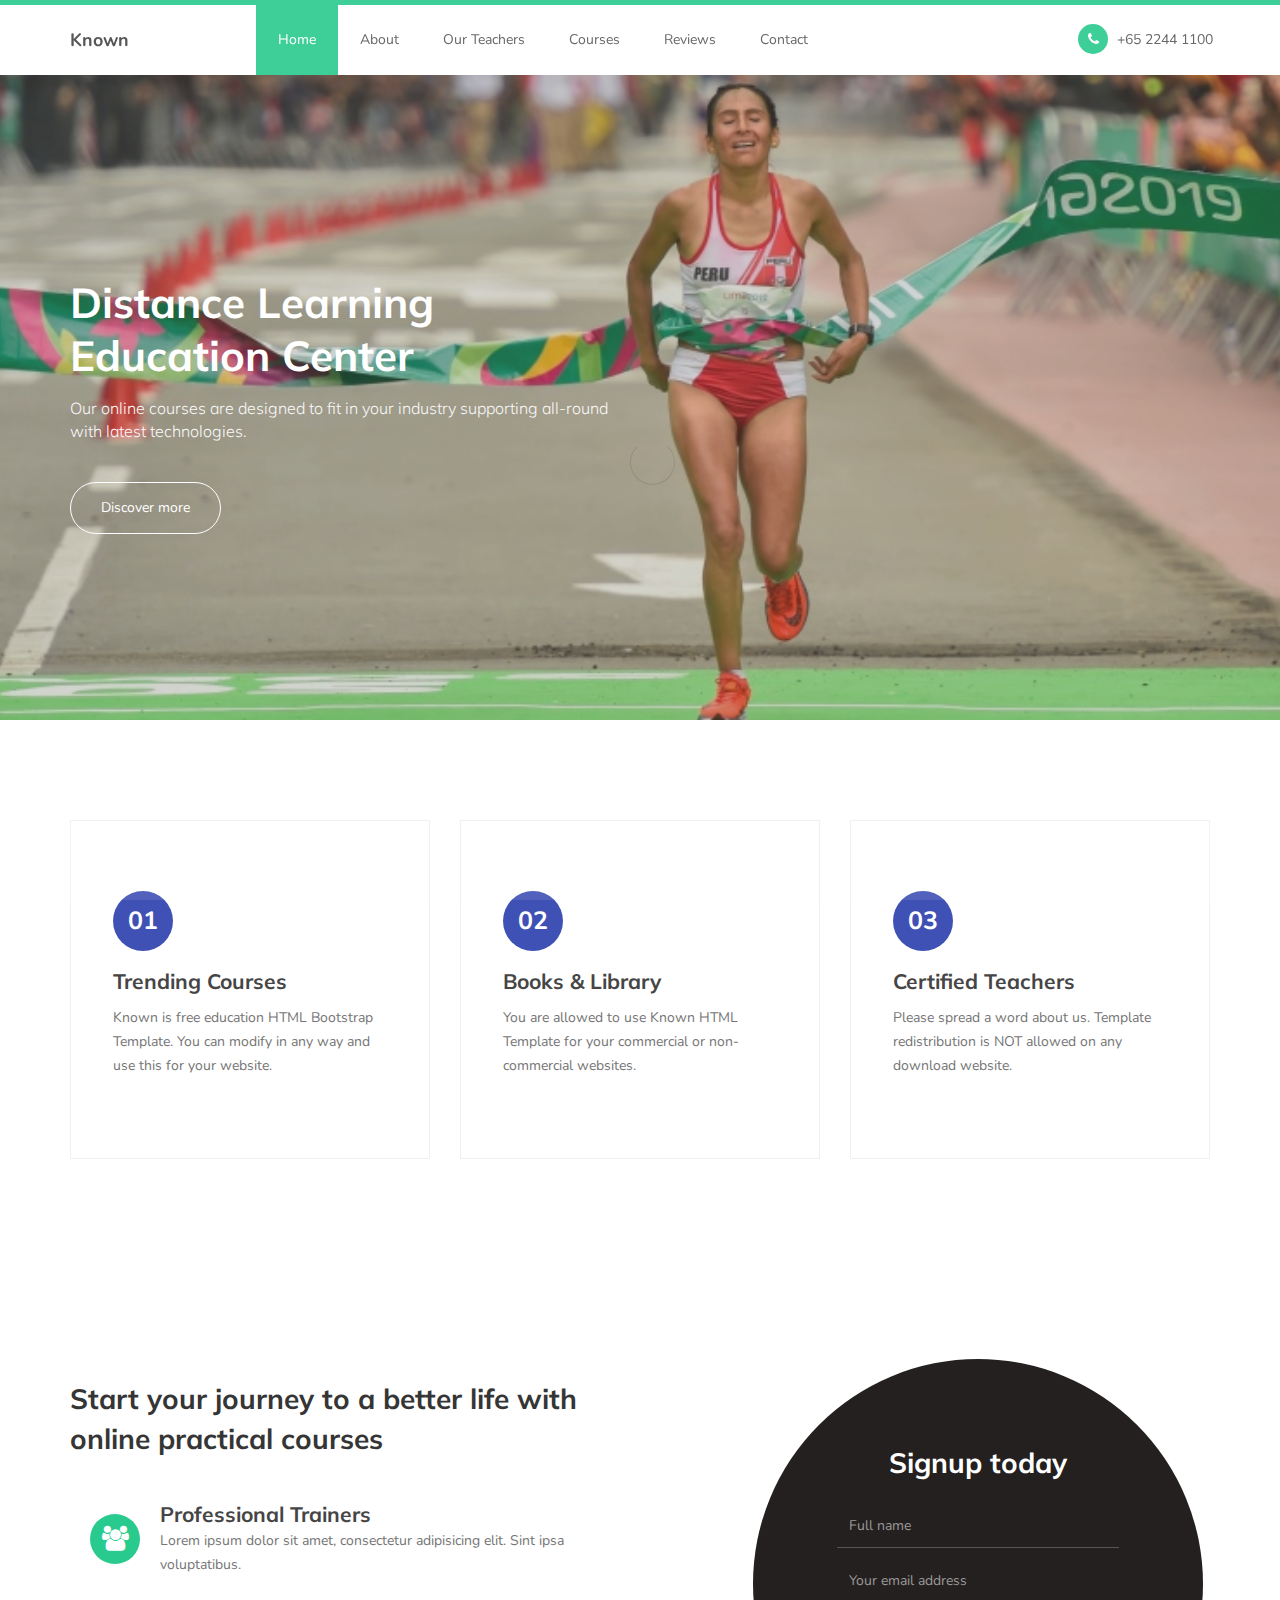
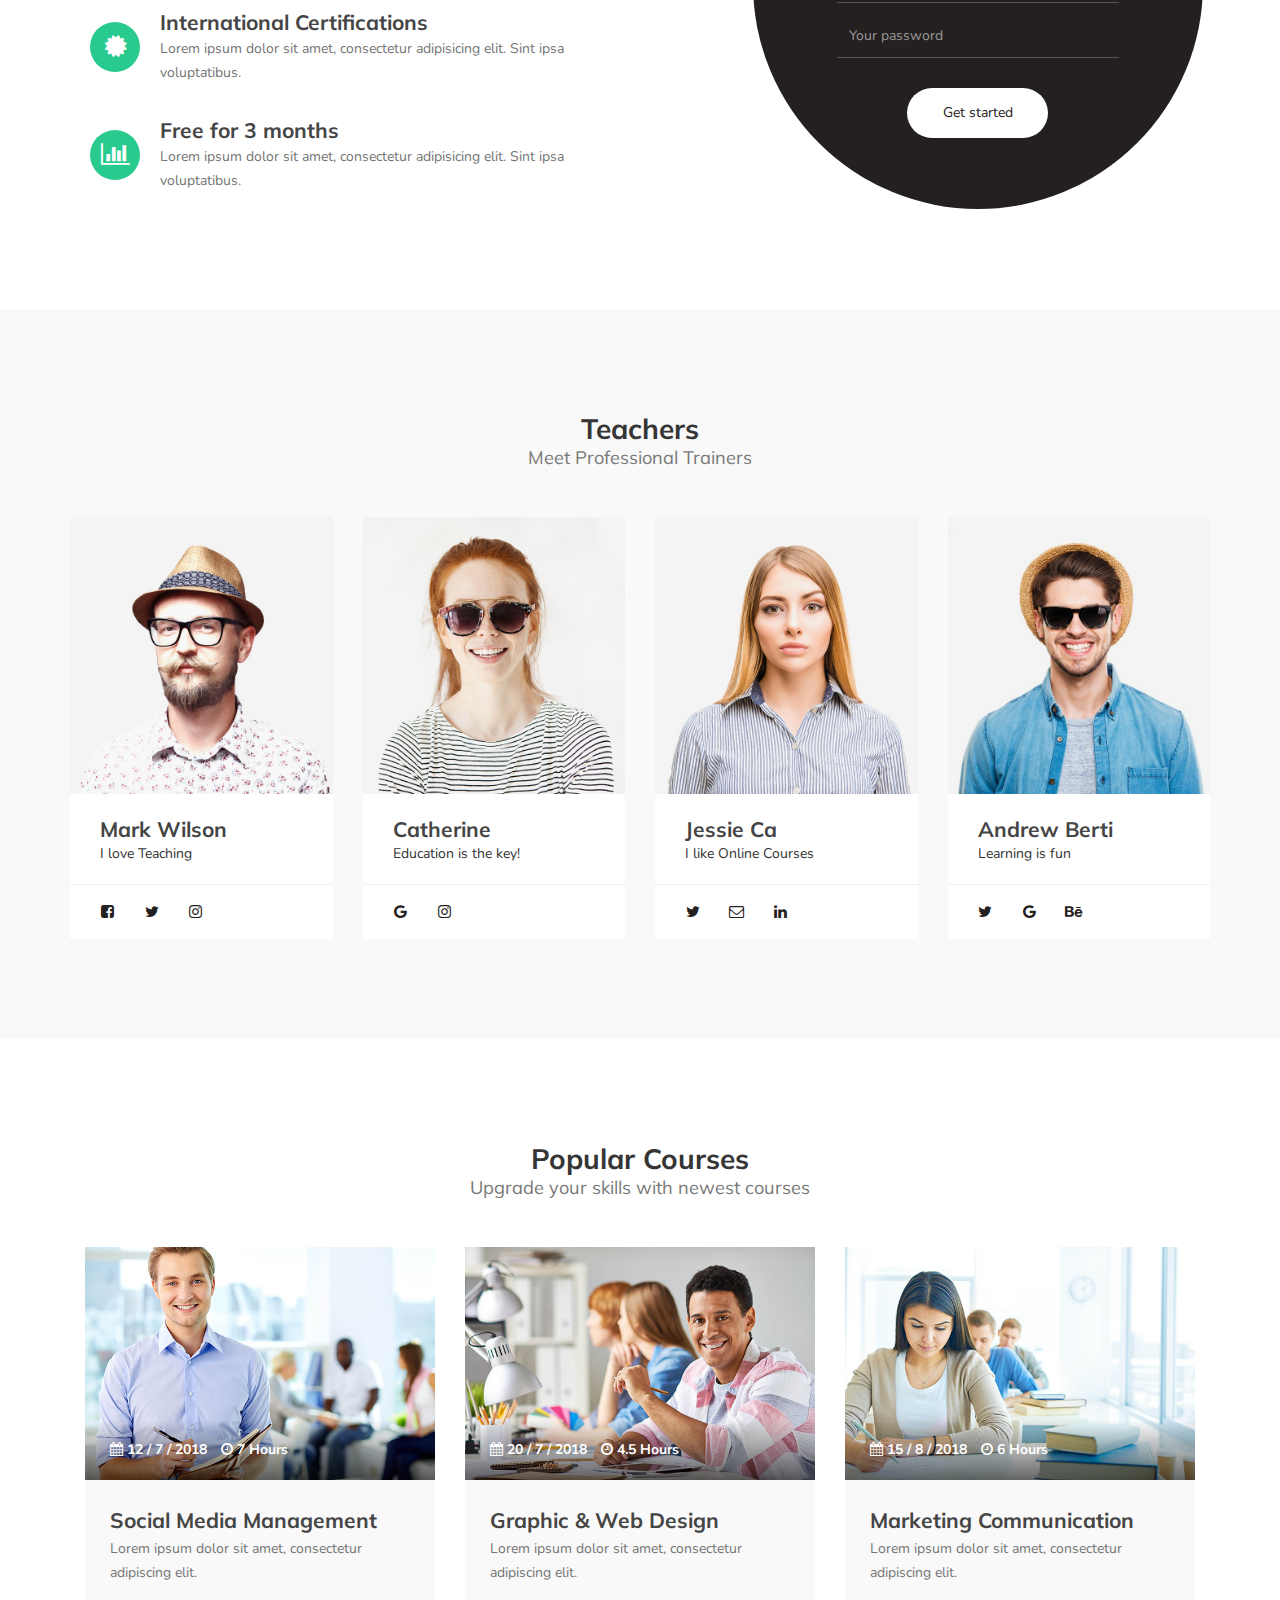
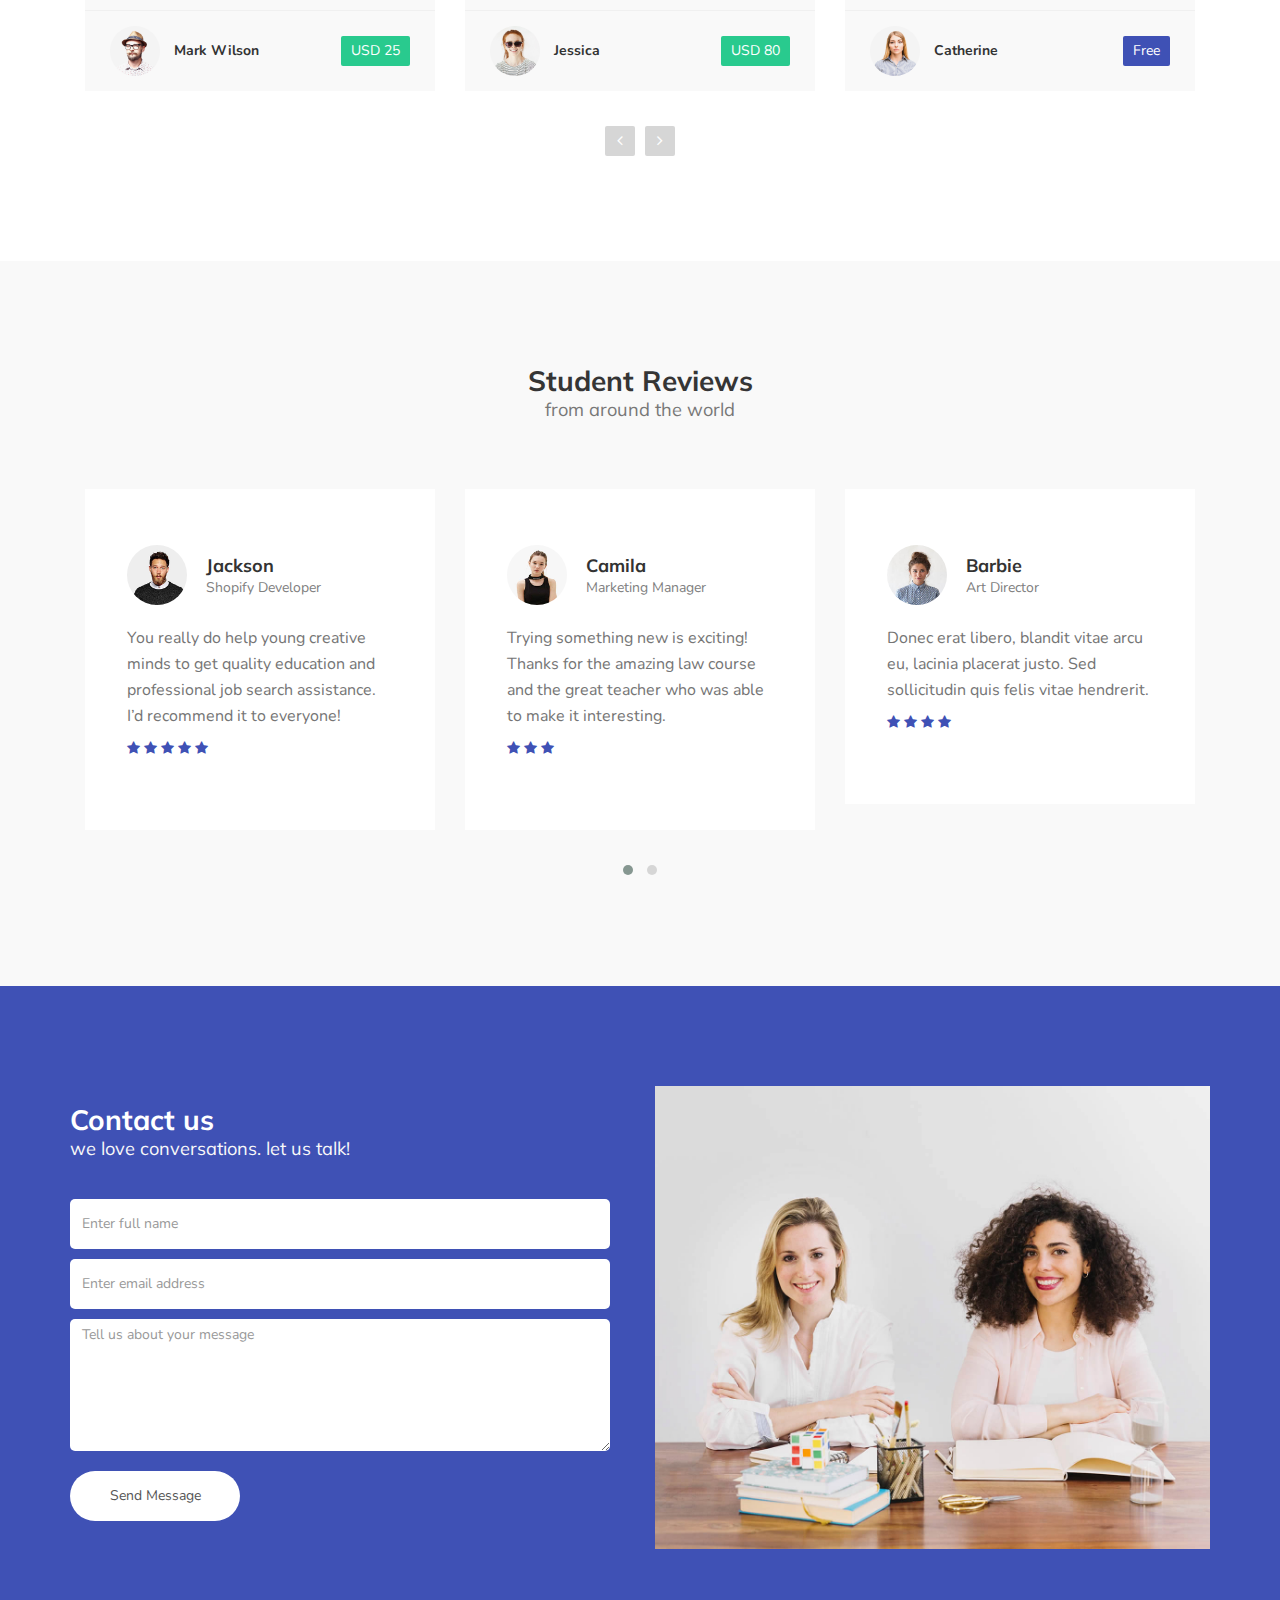
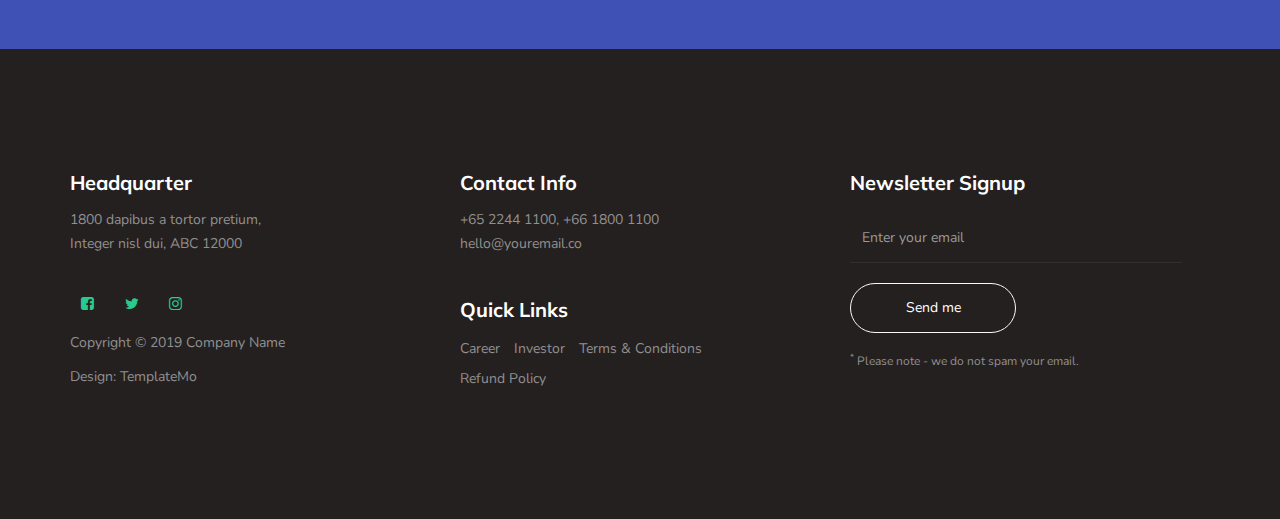
<file: template.html>
<!DOCTYPE html>
<html lang="en">
<head>

     <title>Known - Education HTML Template</title>
<!-- 

Known Template 

https://templatemo.com/tm-516-known

-->
     <meta charset="UTF-8">
     <meta http-equiv="X-UA-Compatible" content="IE=Edge">
     <meta name="description" content="">
     <meta name="keywords" content="">
     <meta name="author" content="">
     <meta name="viewport" content="width=device-width, initial-scale=1, maximum-scale=1">

     <link rel="stylesheet" href="css/bootstrap.min.css">
     <link rel="stylesheet" href="css/font-awesome.min.css">
     <link rel="stylesheet" href="css/owl.carousel.css">
     <link rel="stylesheet" href="css/owl.theme.default.min.css">

     <!-- MAIN CSS -->
     <link rel="stylesheet" href="css/templatemo-style.css">

</head>
<body id="top" data-spy="scroll" data-target=".navbar-collapse" data-offset="50">

     <!-- PRE LOADER -->
     <section class="preloader">
          <div class="spinner">

               <span class="spinner-rotate"></span>
               
          </div>
     </section>


     <!-- MENU -->
     <section class="navbar custom-navbar navbar-fixed-top" role="navigation">
          <div class="container">

               <div class="navbar-header">
                    <button class="navbar-toggle" data-toggle="collapse" data-target=".navbar-collapse">
                         <span class="icon icon-bar"></span>
                         <span class="icon icon-bar"></span>
                         <span class="icon icon-bar"></span>
                    </button>

                    <!-- lOGO TEXT HERE -->
                    <a href="#" class="navbar-brand">Known</a>
               </div>

               <!-- MENU LINKS -->
               <div class="collapse navbar-collapse">
                    <ul class="nav navbar-nav navbar-nav-first">
                         <li><a href="#top" class="smoothScroll">Home</a></li>
                         <li><a href="#about" class="smoothScroll">About</a></li>
                         <li><a href="#team" class="smoothScroll">Our Teachers</a></li>
                         <li><a href="#courses" class="smoothScroll">Courses</a></li>
                         <li><a href="#testimonial" class="smoothScroll">Reviews</a></li>
                         <li><a href="#contact" class="smoothScroll">Contact</a></li>
                    </ul>

                    <ul class="nav navbar-nav navbar-right">
                         <li><a href="#"><i class="fa fa-phone"></i> +65 2244 1100</a></li>
                    </ul>
               </div>

          </div>
     </section>


     <!-- HOME -->
     <section id="home">
          <div class="row">

                    <div class="owl-carousel owl-theme home-slider">
                         <div class="item item-first">
                              <div class="caption">
                                   <div class="container">
                                        <div class="col-md-6 col-sm-12">
                                             <h1>Distance Learning Education Center</h1>
                                             <h3>Our online courses are designed to fit in your industry supporting all-round with latest technologies.</h3>
                                             <a href="#feature" class="section-btn btn btn-default smoothScroll">Discover more</a>
                                        </div>
                                   </div>
                              </div>
                         </div>

                         <div class="item item-second">
                              <div class="caption">
                                   <div class="container">
                                        <div class="col-md-6 col-sm-12">
                                             <h1>Start your journey with our practical courses</h1>
                                             <h3>Our online courses are built in partnership with technology leaders and are designed to meet industry demands.</h3>
                                             <a href="#courses" class="section-btn btn btn-default smoothScroll">Take a course</a>
                                        </div>
                                   </div>
                              </div>
                         </div>

                         <div class="item item-third">
                              <div class="caption">
                                   <div class="container">
                                        <div class="col-md-6 col-sm-12">
                                             <h1>Efficient Learning Methods</h1>
                                             <h3>Nam eget sapien vel nibh euismod vulputate in vel nibh. Quisque eu ex eu urna venenatis sollicitudin ut at libero. Visit <a rel="nofollow" href="https://www.facebook.com/templatemo">templatemo</a> page.</h3>
                                             <a href="#contact" class="section-btn btn btn-default smoothScroll">Let's chat</a>
                                        </div>
                                   </div>
                              </div>
                         </div>
                    </div>
          </div>
     </section>


     <!-- FEATURE -->
     <section id="feature">
          <div class="container">
               <div class="row">

                    <div class="col-md-4 col-sm-4">
                         <div class="feature-thumb">
                              <span>01</span>
                              <h3>Trending Courses</h3>
                              <p>Known is free education HTML Bootstrap Template. You can modify in any way and use this for your website.</p>
                         </div>
                    </div>

                    <div class="col-md-4 col-sm-4">
                         <div class="feature-thumb">
                              <span>02</span>
                              <h3>Books & Library</h3>
                              <p>You are allowed to use Known HTML Template for your commercial or non-commercial websites.</p>
                         </div>
                    </div>

                    <div class="col-md-4 col-sm-4">
                         <div class="feature-thumb">
                              <span>03</span>
                              <h3>Certified Teachers</h3>
                              <p>Please spread a word about us. Template redistribution is NOT allowed on any download website.</p>
                         </div>
                    </div>

               </div>
          </div>
     </section>


     <!-- ABOUT -->
     <section id="about">
          <div class="container">
               <div class="row">

                    <div class="col-md-6 col-sm-12">
                         <div class="about-info">
                              <h2>Start your journey to a better life with online practical courses</h2>

                              <figure>
                                   <span><i class="fa fa-users"></i></span>
                                   <figcaption>
                                        <h3>Professional Trainers</h3>
                                        <p>Lorem ipsum dolor sit amet, consectetur adipisicing elit. Sint ipsa voluptatibus.</p>
                                   </figcaption>
                              </figure>

                              <figure>
                                   <span><i class="fa fa-certificate"></i></span>
                                   <figcaption>
                                        <h3>International Certifications</h3>
                                        <p>Lorem ipsum dolor sit amet, consectetur adipisicing elit. Sint ipsa voluptatibus.</p>
                                   </figcaption>
                              </figure>

                              <figure>
                                   <span><i class="fa fa-bar-chart-o"></i></span>
                                   <figcaption>
                                        <h3>Free for 3 months</h3>
                                        <p>Lorem ipsum dolor sit amet, consectetur adipisicing elit. Sint ipsa voluptatibus.</p>
                                   </figcaption>
                              </figure>
                         </div>
                    </div>

                    <div class="col-md-offset-1 col-md-4 col-sm-12">
                         <div class="entry-form">
                              <form action="#" method="post">
                                   <h2>Signup today</h2>
                                   <input type="text" name="full name" class="form-control" placeholder="Full name" required="">

                                   <input type="email" name="email" class="form-control" placeholder="Your email address" required="">

                                   <input type="password" name="password" class="form-control" placeholder="Your password" required="">

                                   <button class="submit-btn form-control" id="form-submit">Get started</button>
                              </form>
                         </div>
                    </div>

               </div>
          </div>
     </section>


     <!-- TEAM -->
     <section id="team">
          <div class="container">
               <div class="row">

                    <div class="col-md-12 col-sm-12">
                         <div class="section-title">
                              <h2>Teachers <small>Meet Professional Trainers</small></h2>
                         </div>
                    </div>

                    <div class="col-md-3 col-sm-6">
                         <div class="team-thumb">
                              <div class="team-image">
                                   <img src="images/author-image1.jpg" class="img-responsive" alt="">
                              </div>
                              <div class="team-info">
                                   <h3>Mark Wilson</h3>
                                   <span>I love Teaching</span>
                              </div>
                              <ul class="social-icon">
                                   <li><a href="#" class="fa fa-facebook-square" attr="facebook icon"></a></li>
                                   <li><a href="#" class="fa fa-twitter"></a></li>
                                   <li><a href="#" class="fa fa-instagram"></a></li>
                              </ul>
                         </div>
                    </div>

                    <div class="col-md-3 col-sm-6">
                         <div class="team-thumb">
                              <div class="team-image">
                                   <img src="images/author-image2.jpg" class="img-responsive" alt="">
                              </div>
                              <div class="team-info">
                                   <h3>Catherine</h3>
                                   <span>Education is the key!</span>
                              </div>
                              <ul class="social-icon">
                                   <li><a href="#" class="fa fa-google"></a></li>
                                   <li><a href="#" class="fa fa-instagram"></a></li>
                              </ul>
                         </div>
                    </div>

                    <div class="col-md-3 col-sm-6">
                         <div class="team-thumb">
                              <div class="team-image">
                                   <img src="images/author-image3.jpg" class="img-responsive" alt="">
                              </div>
                              <div class="team-info">
                                   <h3>Jessie Ca</h3>
                                   <span>I like Online Courses</span>
                              </div>
                              <ul class="social-icon">
                                   <li><a href="#" class="fa fa-twitter"></a></li>
                                   <li><a href="#" class="fa fa-envelope-o"></a></li>
                                   <li><a href="#" class="fa fa-linkedin"></a></li>
                              </ul>
                         </div>
                    </div>

                    <div class="col-md-3 col-sm-6">
                         <div class="team-thumb">
                              <div class="team-image">
                                   <img src="images/author-image4.jpg" class="img-responsive" alt="">
                              </div>
                              <div class="team-info">
                                   <h3>Andrew Berti</h3>
                                   <span>Learning is fun</span>
                              </div>
                              <ul class="social-icon">
                                   <li><a href="#" class="fa fa-twitter"></a></li>
                                   <li><a href="#" class="fa fa-google"></a></li>
                                   <li><a href="#" class="fa fa-behance"></a></li>
                              </ul>
                         </div>
                    </div>

               </div>
          </div>
     </section>


     <!-- Courses -->
     <section id="courses">
          <div class="container">
               <div class="row">

                    <div class="col-md-12 col-sm-12">
                         <div class="section-title">
                              <h2>Popular Courses <small>Upgrade your skills with newest courses</small></h2>
                         </div>

                         <div class="owl-carousel owl-theme owl-courses">
                              <div class="col-md-4 col-sm-4">
                                   <div class="item">
                                        <div class="courses-thumb">
                                             <div class="courses-top">
                                                  <div class="courses-image">
                                                       <img src="images/courses-image1.jpg" class="img-responsive" alt="">
                                                  </div>
                                                  <div class="courses-date">
                                                       <span><i class="fa fa-calendar"></i> 12 / 7 / 2018</span>
                                                       <span><i class="fa fa-clock-o"></i> 7 Hours</span>
                                                  </div>
                                             </div>

                                             <div class="courses-detail">
                                                  <h3><a href="#">Social Media Management</a></h3>
                                                  <p>Lorem ipsum dolor sit amet, consectetur adipiscing elit.</p>
                                             </div>

                                             <div class="courses-info">
                                                  <div class="courses-author">
                                                       <img src="images/author-image1.jpg" class="img-responsive" alt="">
                                                       <span>Mark Wilson</span>
                                                  </div>
                                                  <div class="courses-price">
                                                       <a href="#"><span>USD 25</span></a>
                                                  </div>
                                             </div>
                                        </div>
                                   </div>
                              </div>

                              <div class="col-md-4 col-sm-4">
                                   <div class="item">
                                        <div class="courses-thumb">
                                             <div class="courses-top">
                                                  <div class="courses-image">
                                                       <img src="images/courses-image2.jpg" class="img-responsive" alt="">
                                                  </div>
                                                  <div class="courses-date">
                                                       <span><i class="fa fa-calendar"></i> 20 / 7 / 2018</span>
                                                       <span><i class="fa fa-clock-o"></i> 4.5 Hours</span>
                                                  </div>
                                             </div>

                                             <div class="courses-detail">
                                                  <h3><a href="#">Graphic & Web Design</a></h3>
                                                  <p>Lorem ipsum dolor sit amet, consectetur adipiscing elit.</p>
                                             </div>

                                             <div class="courses-info">
                                                  <div class="courses-author">
                                                       <img src="images/author-image2.jpg" class="img-responsive" alt="">
                                                       <span>Jessica</span>
                                                  </div>
                                                  <div class="courses-price">
                                                       <a href="#"><span>USD 80</span></a>
                                                  </div>
                                             </div>
                                        </div>
                                   </div>
                              </div>

                              <div class="col-md-4 col-sm-4">
                                   <div class="item">
                                        <div class="courses-thumb">
                                             <div class="courses-top">
                                                  <div class="courses-image">
                                                       <img src="images/courses-image3.jpg" class="img-responsive" alt="">
                                                  </div>
                                                  <div class="courses-date">
                                                       <span><i class="fa fa-calendar"></i> 15 / 8 / 2018</span>
                                                       <span><i class="fa fa-clock-o"></i> 6 Hours</span>
                                                  </div>
                                             </div>

                                             <div class="courses-detail">
                                                  <h3><a href="#">Marketing Communication</a></h3>
                                                  <p>Lorem ipsum dolor sit amet, consectetur adipiscing elit.</p>
                                             </div>

                                             <div class="courses-info">
                                                  <div class="courses-author">
                                                       <img src="images/author-image3.jpg" class="img-responsive" alt="">
                                                       <span>Catherine</span>
                                                  </div>
                                                  <div class="courses-price free">
                                                       <a href="#"><span>Free</span></a>
                                                  </div>
                                             </div>
                                        </div>
                                   </div>
                              </div>

                              <div class="col-md-4 col-sm-4">
                                   <div class="item">
                                        <div class="courses-thumb">
                                             <div class="courses-top">
                                                  <div class="courses-image">
                                                       <img src="images/courses-image4.jpg" class="img-responsive" alt="">
                                                  </div>
                                                  <div class="courses-date">
                                                       <span><i class="fa fa-calendar"></i> 10 / 8 / 2018</span>
                                                       <span><i class="fa fa-clock-o"></i> 8 Hours</span>
                                                  </div>
                                             </div>

                                             <div class="courses-detail">
                                                  <h3><a href="#">Summer Kids</a></h3>
                                                  <p>Lorem ipsum dolor sit amet, consectetur adipiscing elit.</p>
                                             </div>

                                             <div class="courses-info">
                                                  <div class="courses-author">
                                                       <img src="images/author-image1.jpg" class="img-responsive" alt="">
                                                       <span>Mark Wilson</span>
                                                  </div>
                                                  <div class="courses-price">
                                                       <a href="#"><span>USD 45</span></a>
                                                  </div>
                                             </div>
                                        </div>
                                   </div>
                              </div>

                              <div class="col-md-4 col-sm-4">
                                   <div class="item">
                                        <div class="courses-thumb">
                                             <div class="courses-top">
                                                  <div class="courses-image">
                                                       <img src="images/courses-image5.jpg" class="img-responsive" alt="">
                                                  </div>
                                                  <div class="courses-date">
                                                       <span><i class="fa fa-calendar"></i> 5 / 10 / 2018</span>
                                                       <span><i class="fa fa-clock-o"></i> 10 Hours</span>
                                                  </div>
                                             </div>

                                             <div class="courses-detail">
                                                  <h3><a href="#">Business &amp; Management</a></h3>
                                                  <p>Lorem ipsum dolor sit amet, consectetur adipiscing elit.</p>
                                             </div>

                                             <div class="courses-info">
                                                  <div class="courses-author">
                                                       <img src="images/author-image2.jpg" class="img-responsive" alt="">
                                                       <span>Jessica</span>
                                                  </div>
                                                  <div class="courses-price free">
                                                       <a href="#"><span>Free</span></a>
                                                  </div>
                                             </div>
                                        </div>
                                   </div>
                              </div>

                         </div>

               </div>
          </div>
     </section>


     <!-- TESTIMONIAL -->
     <section id="testimonial">
          <div class="container">
               <div class="row">

                    <div class="col-md-12 col-sm-12">
                         <div class="section-title">
                              <h2>Student Reviews <small>from around the world</small></h2>
                         </div>

                         <div class="owl-carousel owl-theme owl-client">
                              <div class="col-md-4 col-sm-4">
                                   <div class="item">
                                        <div class="tst-image">
                                             <img src="images/tst-image1.jpg" class="img-responsive" alt="">
                                        </div>
                                        <div class="tst-author">
                                             <h4>Jackson</h4>
                                             <span>Shopify Developer</span>
                                        </div>
                                        <p>You really do help young creative minds to get quality education and professional job search assistance. I’d recommend it to everyone!</p>
                                        <div class="tst-rating">
                                             <i class="fa fa-star"></i>
                                             <i class="fa fa-star"></i>
                                             <i class="fa fa-star"></i>
                                             <i class="fa fa-star"></i>
                                             <i class="fa fa-star"></i>
                                        </div>
                                   </div>
                              </div>

                              <div class="col-md-4 col-sm-4">
                                   <div class="item">
                                        <div class="tst-image">
                                             <img src="images/tst-image2.jpg" class="img-responsive" alt="">
                                        </div>
                                        <div class="tst-author">
                                             <h4>Camila</h4>
                                             <span>Marketing Manager</span>
                                        </div>
                                        <p>Trying something new is exciting! Thanks for the amazing law course and the great teacher who was able to make it interesting.</p>
                                        <div class="tst-rating">
                                             <i class="fa fa-star"></i>
                                             <i class="fa fa-star"></i>
                                             <i class="fa fa-star"></i>
                                        </div>
                                   </div>
                              </div>

                              <div class="col-md-4 col-sm-4">
                                   <div class="item">
                                        <div class="tst-image">
                                             <img src="images/tst-image3.jpg" class="img-responsive" alt="">
                                        </div>
                                        <div class="tst-author">
                                             <h4>Barbie</h4>
                                             <span>Art Director</span>
                                        </div>
                                        <p>Donec erat libero, blandit vitae arcu eu, lacinia placerat justo. Sed sollicitudin quis felis vitae hendrerit.</p>
                                        <div class="tst-rating">
                                             <i class="fa fa-star"></i>
                                             <i class="fa fa-star"></i>
                                             <i class="fa fa-star"></i>
                                             <i class="fa fa-star"></i>
                                        </div>
                                   </div>
                              </div>

                              <div class="col-md-4 col-sm-4">
                                   <div class="item">
                                        <div class="tst-image">
                                             <img src="images/tst-image4.jpg" class="img-responsive" alt="">
                                        </div>
                                        <div class="tst-author">
                                             <h4>Andrio</h4>
                                             <span>Web Developer</span>
                                        </div>
                                        <p>Nam eget mi eu ante faucibus viverra nec sed magna. Vivamus viverra sapien ex, elementum varius ex sagittis vel.</p>
                                        <div class="tst-rating">
                                             <i class="fa fa-star"></i>
                                             <i class="fa fa-star"></i>
                                             <i class="fa fa-star"></i>
                                             <i class="fa fa-star"></i>
                                        </div>
                                   </div>
                              </div>

                         </div>

               </div>
          </div>
     </section> 


     <!-- CONTACT -->
     <section id="contact">
          <div class="container">
               <div class="row">

                    <div class="col-md-6 col-sm-12">
                         <form id="contact-form" role="form" action="" method="post">
                              <div class="section-title">
                                   <h2>Contact us <small>we love conversations. let us talk!</small></h2>
                              </div>

                              <div class="col-md-12 col-sm-12">
                                   <input type="text" class="form-control" placeholder="Enter full name" name="name" required="">
                    
                                   <input type="email" class="form-control" placeholder="Enter email address" name="email" required="">

                                   <textarea class="form-control" rows="6" placeholder="Tell us about your message" name="message" required=""></textarea>
                              </div>

                              <div class="col-md-4 col-sm-12">
                                   <input type="submit" class="form-control" name="send message" value="Send Message">
                              </div>

                         </form>
                    </div>

                    <div class="col-md-6 col-sm-12">
                         <div class="contact-image">
                              <img src="images/contact-image.jpg" class="img-responsive" alt="Smiling Two Girls">
                         </div>
                    </div>

               </div>
          </div>
     </section>       


     <!-- FOOTER -->
     <footer id="footer">
          <div class="container">
               <div class="row">

                    <div class="col-md-4 col-sm-6">
                         <div class="footer-info">
                              <div class="section-title">
                                   <h2>Headquarter</h2>
                              </div>
                              <address>
                                   <p>1800 dapibus a tortor pretium,<br> Integer nisl dui, ABC 12000</p>
                              </address>

                              <ul class="social-icon">
                                   <li><a href="#" class="fa fa-facebook-square" attr="facebook icon"></a></li>
                                   <li><a href="#" class="fa fa-twitter"></a></li>
                                   <li><a href="#" class="fa fa-instagram"></a></li>
                              </ul>

                              <div class="copyright-text"> 
                                   <p>Copyright &copy; 2019 Company Name</p>
                                   
                                   <p>Design: TemplateMo</p>
                              </div>
                         </div>
                    </div>

                    <div class="col-md-4 col-sm-6">
                         <div class="footer-info">
                              <div class="section-title">
                                   <h2>Contact Info</h2>
                              </div>
                              <address>
                                   <p>+65 2244 1100, +66 1800 1100</p>
                                   <p><a href="mailto:youremail.co">hello@youremail.co</a></p>
                              </address>

                              <div class="footer_menu">
                                   <h2>Quick Links</h2>
                                   <ul>
                                        <li><a href="#">Career</a></li>
                                        <li><a href="#">Investor</a></li>
                                        <li><a href="#">Terms & Conditions</a></li>
                                        <li><a href="#">Refund Policy</a></li>
                                   </ul>
                              </div>
                         </div>
                    </div>

                    <div class="col-md-4 col-sm-12">
                         <div class="footer-info newsletter-form">
                              <div class="section-title">
                                   <h2>Newsletter Signup</h2>
                              </div>
                              <div>
                                   <div class="form-group">
                                        <form action="#" method="get">
                                             <input type="email" class="form-control" placeholder="Enter your email" name="email" id="email" required="">
                                             <input type="submit" class="form-control" name="submit" id="form-submit" value="Send me">
                                        </form>
                                        <span><sup>*</sup> Please note - we do not spam your email.</span>
                                   </div>
                              </div>
                         </div>
                    </div>
                    
               </div>
          </div>
     </footer>


     <!-- SCRIPTS -->
     <script src="js/jquery.js"></script>
     <script src="js/bootstrap.min.js"></script>
     <script src="js/owl.carousel.min.js"></script>
     <script src="js/smoothscroll.js"></script>
     <script src="js/custom.js"></script>

</body>
</html>
</file>
<file: css/templatemo-style.css>
/*

Known Template 

https://templatemo.com/tm-516-known

*/

  @import url('https://fonts.googleapis.com/css?family=Muli:300,700|Nunito');

  body {
    background: #ffffff;
    font-family: 'Nunito', sans-serif;
    overflow-x: hidden;
    padding-top: 70px;
  }


  /*---------------------------------------
     TYPOGRAPHY              
  -----------------------------------------*/
#overlay {
  position: fixed; /* Sit on top of the page content */
  display: none; /* Hidden by default */
  width: 100%; /* Full width (cover the whole page) */
  height: 100%; /* Full height (cover the whole page) */
  top: 0;
  left: 0;
  right: 0;
  bottom: 0;
  background-color: rgba(0,0,0,0.5); /* Black background with opacity */
  z-index: 2; /* Specify a stack order in case you're using a different order for other elements */
  cursor: pointer; /* Add a pointer on hover */
}

.overlay2 {
  position: fixed; /* Sit on top of the page content */
  display: none; /* Hidden by default */
  width: 100%; /* Full width (cover the whole page) */
  height: 100%; /* Full height (cover the whole page) */
  top: 0;
  left: 0;
  right: 0;
  bottom: 0;
  background-color: rgba(0,0,0,0.5); /* Black background with opacity */
  z-index: 2; /* Specify a stack order in case you're using a different order for other elements */
  cursor: pointer; /* Add a pointer on hover */
}

.overlay3 {
  position: fixed; /* Sit on top of the page content */
  display: none; /* Hidden by default */
  width: 100%; /* Full width (cover the whole page) */
  height: 100%; /* Full height (cover the whole page) */
  top: 0;
  left: 0;
  right: 0;
  bottom: 0;
  background-color: rgba(0,0,0,0.5); /* Black background with opacity */
  z-index: 2; /* Specify a stack order in case you're using a different order for other elements */
  cursor: pointer; /* Add a pointer on hover */
}

.overlay4 {
  position: fixed; /* Sit on top of the page content */
  display: none; /* Hidden by default */
  width: 100%; /* Full width (cover the whole page) */
  height: 100%; /* Full height (cover the whole page) */
  top: 0;
  left: 0;
  right: 0;
  bottom: 0;
  background-color: rgba(0,0,0,0.5); /* Black background with opacity */
  z-index: 2; /* Specify a stack order in case you're using a different order for other elements */
  cursor: pointer; /* Add a pointer on hover */
}

.overlay5 {
  position: fixed; /* Sit on top of the page content */
  display: none; /* Hidden by default */
  width: 100%; /* Full width (cover the whole page) */
  height: 100%; /* Full height (cover the whole page) */
  top: 0;
  left: 0;
  right: 0;
  bottom: 0;
  background-color: rgba(0,0,0,0.5); /* Black background with opacity */
  z-index: 2; /* Specify a stack order in case you're using a different order for other elements */
  cursor: pointer; /* Add a pointer on hover */
}
  h1,h2,h3,h4,h5,h6 {
    font-family: 'Muli', sans-serif;
    font-weight: bold;
    line-height: inherit;
  }

  h1 {
    color: #252525;
    font-size: 3em;
    line-height: normal;
  }

  h2 {
    color: #353535;
    font-size: 2em;
    padding-bottom: 10px;
  }

  h3 {
    font-size: 1.5em;
    margin-bottom: 0;
  }

  h3,
  h3 a {
    color: #454545;
  }

  p {
    color: #757575;
    font-size: 14px;
    font-weight: normal;
    line-height: 24px;
  }



  /*---------------------------------------
     GENERAL               
  -----------------------------------------*/

  html{
    -webkit-font-smoothing: antialiased;
  }

  a {
    color: #252525;
    -webkit-transition: 0.5s;
    transition: 0.5s;
    text-decoration: none !important;
  }

  a,
  input, button,
  .form-control {
    -webkit-transition: 0.5s;
    transition: 0.5s;
  }

  a:hover, a:active, a:focus {
    color: #29ca8e;
    outline: none;
  }

  ::-webkit-scrollbar{
    width: 8px;
    height: 8px;
  }

  ::-webkit-scrollbar-thumb {
    cursor: pointer;
    background: #000000;
  }

  .section-title {
    padding-bottom: 40px;
  }

  .section-title h2 {
    margin: 0;
  }

  .section-title small {
    display: block;
  }

  .overlay {
    background: rgba(20,20,20,0.5);
    position: absolute;
    top: 0;
    right: 0;
    bottom: 0;
    left: 0;
    width: 100%;
    height: 100%;
  }

  .entry-form {
    background: #252020;
    border-radius: 100%;
    text-align: center;
    padding: 6em;
    width: 450px;
    height: 450px;
  }

  .entry-form h2 {
    color: #ffffff;
    margin: 0;
  }

  .entry-form .form-control {
    background: transparent;
    border: 0;
    border-bottom: 1px solid;
    border-radius: 0;
    box-shadow: none;
    height: 45px;
    margin: 10px 0;
  }

  .entry-form .submit-btn {
    background: #ffffff;
    border-radius: 50px;
    border: 0;
    color: #252020;
    width: 50%;
    height: 50px;
    margin: 30px auto;
    margin-bottom: 10px;
  }

  .entry-form .submit-btn:hover {
    background: #3f51b5;
    color: #ffffff;
  }

  section {
    position: relative;
    padding: 100px 0;
  }

  #team,
  #testimonial {
    background: #f9f9f9;
  }

  #team, 
  #testimonial {
    text-align: center;
  }
  
  #google-map iframe {
    border: 0;
    width: 100%;
    height: 390px;
  }



  /*---------------------------------------
     BUTTONS               
  -----------------------------------------*/

  .section-btn {
    background: transparent;
    border-radius: 50px;
    border: 1px solid #ffffff;
    color: #ffffff;
    font-size: inherit;
    font-weight: normal;
    padding: 15px 30px;
    transition: 0.5s;
  }

  .section-btn:hover {
    background: #ffffff;
    border-color: transparent;
  }



  /*---------------------------------------
       PRE LOADER              
  -----------------------------------------*/

  .preloader {
    position: fixed;
    top: 0;
    left: 0;
    width: 100%;
    height: 100%;
    z-index: 99999;
    display: flex;
    flex-flow: row nowrap;
    justify-content: center;
    align-items: center;
    background: none repeat scroll 0 0 #ffffff;
  }

  .spinner {
    border: 1px solid transparent;
    border-radius: 3px;
    position: relative;
  }

  .spinner:before {
    content: '';
    box-sizing: border-box;
    position: absolute;
    top: 50%;
    left: 50%;
    width: 45px;
    height: 45px;
    margin-top: -10px;
    margin-left: -10px;
    border-radius: 50%;
    border: 1px solid #575757;
    border-top-color: #ffffff;
    animation: spinner .9s linear infinite;
  }

  @-webkit-@keyframes spinner {
    to {transform: rotate(360deg);}
  }

  @keyframes spinner {
    to {transform: rotate(360deg);}
  }



  /*---------------------------------------
      MENU              
  -----------------------------------------*/

  .custom-navbar {
    background: #ffffff;
    border-top: 5px solid #29ca8e;
    border-bottom: 0;
    -webkit-box-shadow: 0 1px 30px rgba(0, 0, 0, 0.1);
    -moz-box-shadow: 0 1px 30px rgba(0, 0, 0, 0.1);
    box-shadow: 0 1px 30px rgba(0, 0, 0, 0.1);
    padding: 12px 0;
    margin-bottom: 0;
    padding: 0;
  }

  .custom-navbar .navbar-brand {
    color: #454545;
    font-size: 18px;
    font-weight: bold;
    line-height: 40px;
  }

  .custom-navbar .navbar-nav.navbar-nav-first {
    margin-left: 8em;
  }

  .custom-navbar .navbar-nav.navbar-right li a {
    padding-right: 12px;
    padding-left: 12px;
  }

  .custom-navbar .navbar-nav.navbar-right li a .fa {
    background: #29ca8e;
    border-radius: 100%;
    color: #ffffff;
    width: 30px;
    height: 30px;
    line-height: 30px;
    text-align: center;
    display: inline-block;
    margin-right: 5px;
  }

  .custom-navbar .nav li a {
    line-height: 40px;
    color: #575757;
    padding-right: 22px;
    padding-left: 22px;
  }

  .custom-navbar .navbar-nav > li > a:hover,
  .custom-navbar .navbar-nav > li > a:focus {
    background-color: transparent;
  }

  .custom-navbar .nav li a:hover {
    background-color: #29ca8e;
    color: #ffffff;
  }

  .custom-navbar .nav li.active > a {
    background-color: #29ca8e;
    color: #ffffff;
  }

  .custom-navbar .navbar-toggle {
    border: none;
    padding-top: 10px;
  }

  .custom-navbar .navbar-toggle {
    background-color: transparent;
  }

  .custom-navbar .navbar-toggle .icon-bar {
    background: #252525;
    border-color: transparent;
  }



  /*---------------------------------------
      HOME  & SLIDER            
  -----------------------------------------*/

  #home {
    padding: 0;
  }

  #home h1 {
    color: #ffffff;
  }

  #home h3 {
    color: #f9f9f9;
    font-size: 16px;
    font-weight: 300;
    margin: 0;
    padding: 5px 0 40px 0;
  }

  @media (min-width: 768px) {
    .home-slider .col-md-6 {
      padding-left: 0;
    }
  }

  .home-slider .caption {
    display: flex;
    justify-content: center;
    flex-direction: column;
    text-align: left;
    background-color: rgba(20,20,20,0.2);
    height: 100%;
    color: #fff;
    cursor: e-resize;
  }

  .home-slider .item {
    background-repeat: no-repeat;
    background-attachment: local;
    background-size: cover;
    height: 650px;
  }
  
  .caption h3 a { color: #FFF; }
  .caption h3 a:hover { color: #FF3; }

  .home-slider .item-first {
    background-image: url(../images/fondo_gladys.jpg);
	background-position: center;
  }

  .home-slider .item-second {
    background-image: url(../images/fondo_sergio.jpg);
  }

  .home-slider .item-third {
    background-image: url(../images/fondo_julissa.jpg);
  }



  /*---------------------------------------
      FEATURE              
  -----------------------------------------*/

  .feature-thumb {
    border: 1px solid #f0f0f0;
    padding: 5em 3em;
  }

  .feature-thumb span {
    background: #3f51b5;
    border-radius: 50px;
    color: #ffffff;
    font-size: 25px;
    font-weight: bold;
    display: inline-block;
    width: 60px;
    height: 60px;
    line-height: 60px;
    text-align: center;
    margin-bottom: 5px;
  }

  .feature-thumb h3 {
    margin: 10px 0;
  }



  /*---------------------------------------
      ABOUT              
  -----------------------------------------*/

  #about figure {
    display: inline-block;
    vertical-align: top;
    margin-left: 15px;
  }

  #about figure span {
    float: left;
    margin-left: -15px;
    padding: 15px 20px;
    position: relative;
    top: 20px;
  }

  #about figure span i {
    background: #29ca8e;
    border-radius: 50px;
    color: #ffffff;
    font-size: 25px;
    width: 50px;
    height: 50px;
    line-height: 50px;
    text-align: center;
  }



  /*---------------------------------------
      TEAM              
  -----------------------------------------*/

  .team-thumb {
    background: #ffffff;
    position: relative;
    overflow: hidden;
    text-align: left;
  }

  .team-info {
    padding: 20px 30px;
  }

  .team-image img {
    width: 100%;
  }

  .team-thumb .social-icon {
    border-top: 1px solid #f0f0f0;
    padding: 4px 20px 0 20px;
  }

  .team-thumb .social-icon li a {
    background: #ffffff;
    color: #252020;
  }

  .team-info h3 {
    margin: 0;
  }


  /*---------------------------------------
      COURSES             
  -----------------------------------------*/

  #courses .section-title {
    text-align: center;
  }

  #courses .owl-theme .owl-nav {
    margin-top: 30px;
  }

  #courses .owl-theme .owl-nav [class*=owl-] {
    border-radius: 2px;
    font-size: 16px;
    width: 30px;
    height: 30px;
    line-height: 30px;
    text-align: center;
    padding: 0;
  }

  .courses-thumb {
    background: #f9f9f9;
    position: relative;
  }

  .courses-top {
    position: relative;
  }

  .courses-image {
    background: linear-gradient(to right, #202020, #101010);
  }

  .courses-date {
    background: linear-gradient(rgba(255, 0, 0, 0), rgba(0, 0, 0, 0.6));
    width: 100%;
    position: absolute;
    bottom: 0;
    padding: 20px 25px;
  }

  .courses-date span,
  .courses-author span {
    font-size: 14px;
    font-weight: bold;
  }

  .courses-date span {
    color: #ffffff;
    display: inline-block;
    margin-right: 10px;
  }

  .courses-detail {
    padding: 25px 25px 15px 25px;
  }

  .courses-detail h3 {
    margin: 0 0 2px 0;
  }

  .courses-info {
    border-top: 1px solid #f0f0f0;
    position: relative;
    clear: both;
    padding: 15px 25px;
  }

  .courses-author,
  .courses-author span {
    display: inline-block;
    vertical-align: middle;
  }

  .courses-author img {
    display: inline-block !important;
    border-radius: 50px;
    width: 50px !important;
    height: 50px;
    margin-right: 10px;
  }

  .courses-price {
    float: right;
    margin-top: 10px;
  }

  .courses-price span {
    background: #29ca8e;
    border-radius: 2px;
    color: #ffffff;
    display: block;
    padding: 5px 10px;
  }

  .courses-price.free span {
    background: #3f51b5;
  }



  /*---------------------------------------
     NEWS              
  -----------------------------------------*/

  .news-thumb {
    clear: both;
    position: relative;
    overflow: hidden;
    margin-bottom: 30px;
  }

  .news-thumb .news-image {
    float: left;
    width: 40%;
    margin-right: 30px;
  }

  .news-info h3 {
    margin-top: 5px;
    margin-bottom: 10px;
  }

  .news-date span {
    color: #909090;
    font-weight: bold;
  }



  /*---------------------------------------
      TESTIMONIAL             
  -----------------------------------------*/

  #testimonial .item {
    background: #ffffff;
    margin: 20px 0;
    padding: 4em 3em;
    text-align: left;
  }

  #courses .col-md-4,
  #testimonial .col-md-4 {
    display: block;
    width: 100%;
  }

  #testimonial .item > p {
    font-size: 16px;
    line-height: 26px;
  }

  .tst-rating {
    margin-bottom: 15px;
  }

  .tst-rating .fa {
    color: #3f51b5;
  }

  .tst-image,
  .tst-author {
    display: inline-block;
    vertical-align: middle;
    margin-bottom: 20px;
    text-align: left;
  }

  .tst-image img {
    border-radius: 50px;
    width: 60px !important;
    height: 60px;
    margin-right: 15px;
  }

  .tst-author h4 {
    margin: 0;
  }

  .tst-author span {
    color: #808080;
    font-size: 14px;
  }



  /*---------------------------------------
      CONTACT             
  -----------------------------------------*/

  #contact {
    background: #3f51b5;
  }

  #contact h2 {
    color: #ffffff;
  }

  #contact .section-title {
    padding-bottom: 20px;
  }

  #contact h2 > small,
  #contact p,
  #contact a {
    color: #f9f9f9;
  }

  #contact-form {
    padding: 1em 0;
  }

  #contact-form .col-md-12,
  #contact-form .col-md-4 {
    padding-left: 0;
  }

  #contact-form .form-control {
    border: 0;
    border-radius: 5px;
    box-shadow: none;
    margin: 10px 0;
  }

  #contact-form input {
    height: 50px;
  }

  #contact-form input[type='submit'] {
    border-radius: 50px;
    border: 1px solid transparent;
  }

  #contact-form input[type='submit']:hover {
    background: transparent;
    border-color: #ffffff;
    color: #ffffff;
  }
  



  /*---------------------------------------
     FOOTER              
  -----------------------------------------*/

  footer {
    background: #252020;
    padding: 120px 0;
  }

  footer .section-title {
    padding-bottom: 10px;
  }

  footer h2 {
    font-size: 20px;
  }

  footer a,
  footer p {
    color: #909090;
  }

  footer strong {
    color: #d9d9d9;
  }

  footer address p {
    margin-bottom: 0;
  }

  footer .social-icon {
    margin-top: 25px;
  }

  .footer-info {
    margin-right: 2em;
  }

  .footer-info h2 {
    color: #ffffff;
    padding: 0;
  }

  .footer_menu h2 {
    margin-top: 2em;
  }

  .footer_menu ul {
    margin: 0;
    padding: 0;
  }

  .footer_menu li {
    display: inline-block;
    list-style: none;
    margin: 5px 10px 5px 0;
  }

  .newsletter-form .form-control {
    background: transparent;
    border-radius: 0;
    box-shadow: none;
    border: 0;
    border-bottom: 1px solid #303030;
    height: 50px;
    margin: 5px 0;
  }

  .newsletter-form input[type="submit"] {
    background: transparent;
    border: 1px solid #f9f9f9;
    border-radius: 50px;
    color: #ffffff;
    display: block;
    margin-top: 20px;
    outline: none;
    width: 50%;
  }

  .newsletter-form input[type="submit"]:hover {
    background: #29ca8e;
    border-color: transparent;
  }

  .newsletter-form .form-group span {
    color: #909090;
    display: block;
    font-size: 12px;
    margin-top: 20px;
  }



  /*---------------------------------------
     SOCIAL ICON              
  -----------------------------------------*/

  .social-icon {
    position: relative;
    padding: 0;
    margin: 0;
  }

  .social-icon li {
    display: inline-block;
    list-style: none;
    margin-bottom: 5px;
  }

  .social-icon li a {
    border-radius: 100px;
    color: #29ca8e;
    font-size: 15px;
    width: 35px;
    height: 35px;
    line-height: 35px;
    text-decoration: none;
    text-align: center;
    transition: all 0.4s ease-in-out;
    position: relative;
    margin: 5px 5px 5px 0;
  }

  .social-icon li a:hover {
    background: #29ca8e;
    color: #ffffff;
  }



  /*---------------------------------------
     RESPONSIVE STYLES              
  -----------------------------------------*/

  @media screen and (max-width: 1170px) {
    .custom-navbar .navbar-nav.navbar-nav-first {
      margin-left: inherit;
    }
  }

  @media only screen and (max-width: 992px) {
    section,
    footer {
      padding: 60px 0;
    }

    .home-slider .item {
      background-position: center center;
    }

    .feature-thumb,
    .about-info,
    .team-thumb,
    .footer-info {
      margin-bottom: 50px;
    }

    .contact-image {
      margin-top: 50px;
    }
  }


  @media only screen and (min-width: 768px) and (max-width: 991px) {
    .custom-navbar .nav li a {
      padding-right: 10px;
      padding-left: 10px;
    }
  }

  @media only screen and (max-width: 767px) {
    h1 {
      font-size: 2.5em;
    }

    h1,h2,h3 {
      line-height: normal;
    }

    .custom-navbar {
      background: #ffffff;
      -webkit-box-shadow: 0 1px 30px rgba(0, 0, 0, 0.1);
      -moz-box-shadow: 0 1px 30px rgba(0, 0, 0, 0.1);
      box-shadow: 0 1px 30px rgba(0, 0, 0, 0.1);
      padding: 10px 0;
      text-align: center;
    }

    .custom-navbar .navbar-brand,
    .custom-navbar .nav li a {
      line-height: normal;
    }

    .custom-navbar .nav li a {
      padding: 10px;
    }

    .custom-navbar .navbar-brand,
    .top-nav-collapse .navbar-brand {
      color: #252525;
      font-weight: 600;
    }

    .custom-navbar .nav li a,
    .top-nav-collapse .nav li a {
      color: #575757;
    }

    .custom-navbar .navbar-nav.navbar-right li {
      display: inline-block;
    }

    .footer-info {
      margin-right: 0;
    }

    .footer-info.newsletter-form {
      margin-bottom: 0;
    }

    .entry-form {
      display: block;
      margin: 0 auto;
    }
  }


  @media only screen and (max-width: 580px) {
    h2 {
      font-size: 1.8em;
    }

    #testimonial .item {
      padding: 2em;
    }

    .contact-image {
      margin-top: 0;
    }
  }

  @media only screen and (max-width: 480px) {
    h1 {
      font-size: 2em;
    }

    #home h3 {
      font-size: 14px;
    }

    .entry-form {
      border-radius: 0;
      padding: 2em;
      max-width: 100%;
      max-height: 100%;
      width: inherit;
      height: inherit;
    }
  }
</file>
